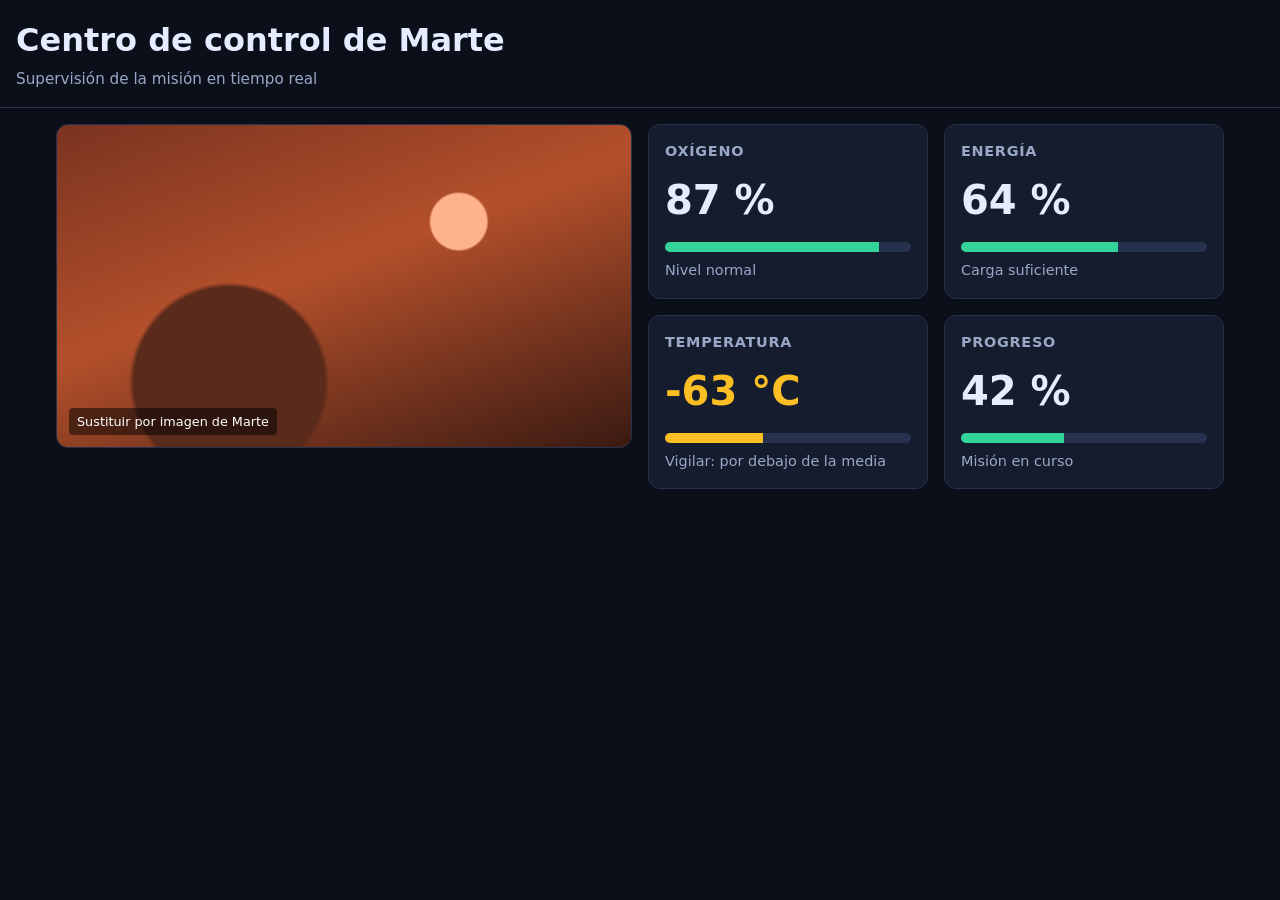
<file: index.html>
<!DOCTYPE html>
<html lang="es">
<head>
  <meta charset="UTF-8">
  <meta name="viewport" content="width=device-width, initial-scale=1.0">
  <title>Centro de control de Marte</title>
  <style>
    :root {
      --fondo: #0b0f1a;
      --panel: #151c2e;
      --borde: #26324d;
      --texto: #e6ecff;
      --secundario: #9aa8c7;
      --acento: #ff6b3d;
      --ok: #34d399;
      --aviso: #fbbf24;
      --espacio: 1rem;
    }

    * { box-sizing: border-box; }

    html, body {
      margin: 0;
      padding: 0;
      max-width: 100%;
      overflow-x: hidden;
    }

    body {
      font-family: system-ui, -apple-system, "Segoe UI", Roboto, sans-serif;
      background: var(--fondo);
      color: var(--texto);
      line-height: 1.5;
      font-size: 1rem;
    }

    header {
      padding: var(--espacio);
      border-bottom: 1px solid var(--borde);
    }

    header h1 {
      margin: 0;
      font-size: clamp(1.25rem, 4vw, 2rem);
    }

    header p {
      margin: 0.25rem 0 0;
      color: var(--secundario);
      font-size: 0.95rem;
    }

    main {
      display: grid;
      grid-template-columns: 1fr;
      gap: var(--espacio);
      padding: var(--espacio);
      max-width: 75rem;
      margin: 0 auto;
    }

    /* Cabecera de la imagen */
    .imagen-mision {
      width: 100%;
      aspect-ratio: 16 / 9;
      border-radius: 0.75rem;
      border: 1px solid var(--borde);
      background:
        radial-gradient(circle at 70% 30%, #ffb38a 0 6%, transparent 6.5%),
        radial-gradient(circle at 30% 80%, #5a2a1a 0 20%, transparent 21%),
        linear-gradient(160deg, #7a3320 0%, #b4502b 45%, #3a1a12 100%);
      position: relative;
      overflow: hidden;
    }

    .imagen-mision::after {
      content: "Sustituir por imagen de Marte";
      position: absolute;
      left: 0.75rem;
      bottom: 0.75rem;
      font-size: 0.8rem;
      padding: 0.25rem 0.5rem;
      background: rgba(0, 0, 0, 0.5);
      border-radius: 0.25rem;
      color: #fff;
    }

    /* Indicadores */
    .indicadores {
      display: grid;
      grid-template-columns: 1fr;
      gap: var(--espacio);
    }

    .indicador {
      background: var(--panel);
      border: 1px solid var(--borde);
      border-radius: 0.75rem;
      padding: 1rem;
    }

    .indicador h2 {
      margin: 0 0 0.5rem;
      font-size: 0.9rem;
      text-transform: uppercase;
      letter-spacing: 0.05em;
      color: var(--secundario);
    }

    .valor {
      font-size: clamp(1.75rem, 6vw, 2.5rem);
      font-weight: 700;
      margin: 0;
    }

    .barra {
      height: 0.6rem;
      background: var(--borde);
      border-radius: 999px;
      overflow: hidden;
      margin-top: 0.75rem;
    }

    .barra span {
      display: block;
      height: 100%;
      background: var(--ok);
    }

    .estado {
      margin: 0.5rem 0 0;
      font-size: 0.9rem;
      color: var(--secundario);
    }

    .indicador.aviso .valor { color: var(--aviso); }
    .indicador.aviso .barra span { background: var(--aviso); }

    /* Tablet y escritorio: CSS Grid en dos y cuatro columnas */
    @media (min-width: 40rem) {
      .indicadores {
        grid-template-columns: repeat(2, 1fr);
      }
    }

    @media (min-width: 60rem) {
      main {
        grid-template-columns: 1fr 1fr;
        align-items: start;
      }
      .indicadores {
        grid-template-columns: repeat(2, 1fr);
      }
    }
  </style>
</head>
<body>

  <header>
    <h1>Centro de control de Marte</h1>
    <p>Supervisión de la misión en tiempo real</p>
  </header>

  <main>
    <section class="imagen-mision" role="img" aria-label="Vista de la superficie de Marte"></section>

    <section class="indicadores" aria-label="Indicadores de la misión">

      <article class="indicador">
        <h2>Oxígeno</h2>
        <p class="valor">87 %</p>
        <div class="barra" aria-hidden="true"><span style="width: 87%"></span></div>
        <p class="estado">Nivel normal</p>
      </article>

      <article class="indicador">
        <h2>Energía</h2>
        <p class="valor">64 %</p>
        <div class="barra" aria-hidden="true"><span style="width: 64%"></span></div>
        <p class="estado">Carga suficiente</p>
      </article>

      <article class="indicador aviso">
        <h2>Temperatura</h2>
        <p class="valor">-63 °C</p>
        <div class="barra" aria-hidden="true"><span style="width: 40%"></span></div>
        <p class="estado">Vigilar: por debajo de la media</p>
      </article>

      <article class="indicador">
        <h2>Progreso</h2>
        <p class="valor">42 %</p>
        <div class="barra" aria-hidden="true"><span style="width: 42%"></span></div>
        <p class="estado">Misión en curso</p>
      </article>

    </section>
  </main>

</body>
</html>
</file>
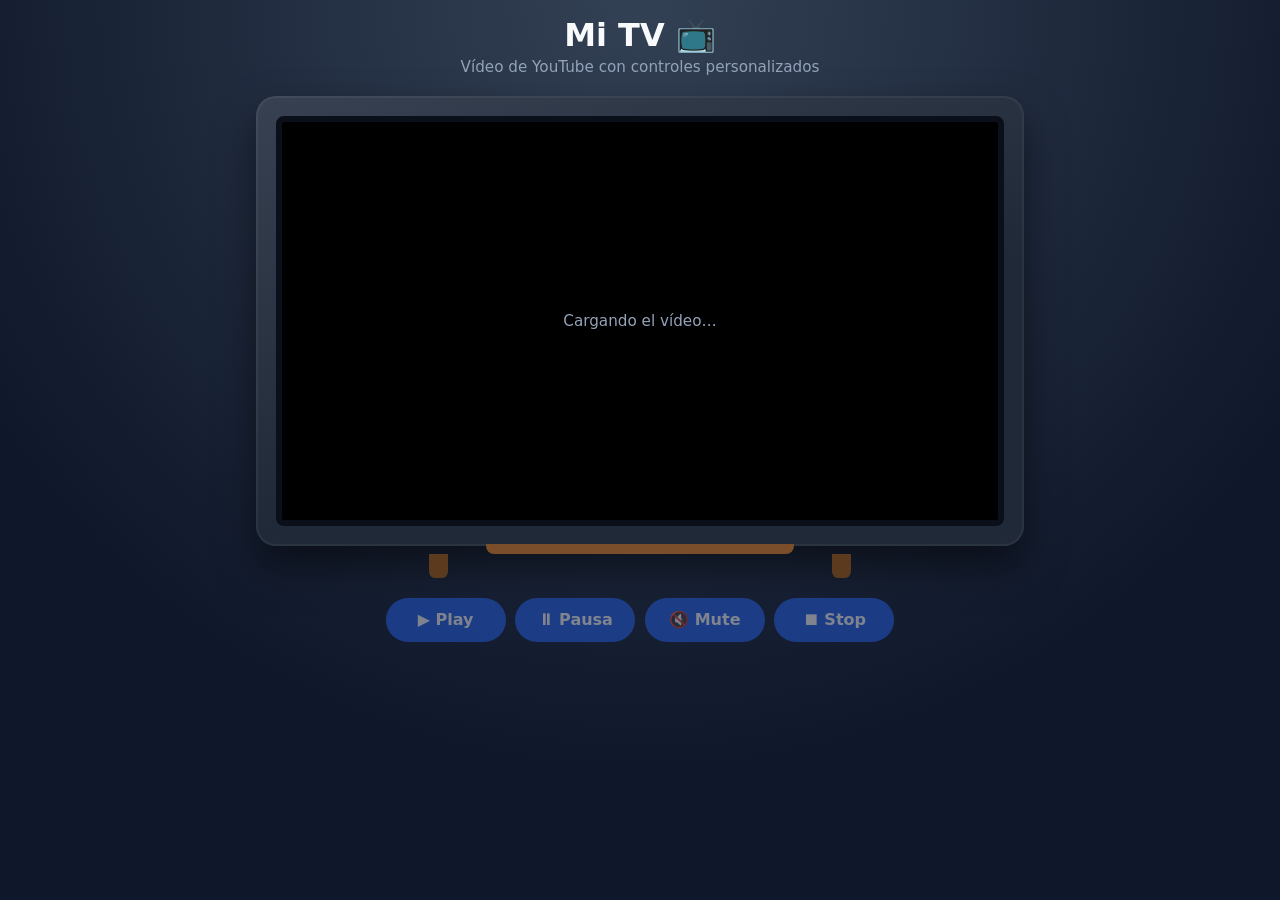
<file: Practica-Mi-TV-YouTube/index.html>
<!DOCTYPE html>
<html lang="es">
<head>
  <meta charset="UTF-8">
  <meta name="viewport" content="width=device-width, initial-scale=1.0">
  <title>Mi TV · Vídeo de YouTube con controles</title>
  <style>
    :root {
      --madera: #5b3a1e;
      --madera-clara: #7a4e2a;
      --carcasa: #1f2937;
      --carcasa-borde: #374151;
      --pantalla-fondo: #000000;
      --texto: #f8fafc;
      --texto-suave: #94a3b8;
      --boton: #2563eb;
      --boton-hover: #1d4ed8;
      --foco: #f59e0b;
      --radio: 0.75rem;
    }

    * { box-sizing: border-box; }

    body {
      margin: 0;
      min-height: 100vh;
      font-family: system-ui, -apple-system, "Segoe UI", Roboto, sans-serif;
      background: radial-gradient(circle at top, #334155 0%, #0f172a 70%);
      color: var(--texto);
      display: flex;
      flex-direction: column;
      align-items: center;
      padding: 1rem;
    }

    :focus-visible {
      outline: 3px solid var(--foco);
      outline-offset: 3px;
    }

    header {
      text-align: center;
      margin-bottom: 1.25rem;
    }

    header h1 {
      font-size: clamp(1.4rem, 5vw, 2rem);
      margin: 0 0 0.25rem;
    }

    header p {
      margin: 0;
      color: var(--texto-suave);
      font-size: 0.95rem;
    }

    /* ---------- TELEVISIÓN (HTML + CSS) ---------- */
    .tv {
      width: 100%;
      max-width: 48rem;
      display: flex;
      flex-direction: column;
      align-items: center;
    }

    .marco {
      width: 100%;
      background: linear-gradient(160deg, var(--carcasa-borde), var(--carcasa) 60%);
      border-radius: 1.25rem;
      padding: clamp(0.5rem, 2vw, 1.25rem);
      box-shadow: 0 1.25rem 2.5rem rgba(0, 0, 0, 0.5), inset 0 0 0 2px rgba(255, 255, 255, 0.05);
    }

    .pantalla {
      position: relative;
      width: 100%;
      aspect-ratio: 16 / 9;
      background: var(--pantalla-fondo);
      border-radius: 0.5rem;
      overflow: hidden;
      border: 0.4rem solid #0b0f19;
    }

    .pantalla #reproductor,
    .pantalla iframe {
      position: absolute;
      inset: 0;
      width: 100%;
      height: 100%;
      border: 0;
    }

    .mensaje-carga {
      position: absolute;
      inset: 0;
      display: flex;
      align-items: center;
      justify-content: center;
      color: var(--texto-suave);
      font-size: 0.95rem;
      text-align: center;
      padding: 1rem;
    }

    .base {
      width: 40%;
      height: 0.6rem;
      background: var(--madera-clara);
      border-radius: 0 0 0.5rem 0.5rem;
      margin-top: -0.1rem;
    }

    .patas {
      display: flex;
      justify-content: space-between;
      width: 55%;
    }

    .pata {
      width: 1.2rem;
      height: 1.5rem;
      background: var(--madera);
      border-radius: 0 0 0.4rem 0.4rem;
    }

    /* ---------- CONTROLES PERSONALIZADOS ---------- */
    .controles {
      margin-top: 1.25rem;
      display: flex;
      flex-wrap: wrap;
      gap: 0.6rem;
      justify-content: center;
      width: 100%;
    }

    .controles button {
      min-height: 2.75rem;
      min-width: 6.5rem;
      padding: 0.5rem 1rem;
      font: inherit;
      font-weight: 600;
      color: #ffffff;
      background: var(--boton);
      border: 0;
      border-radius: 999px;
      cursor: pointer;
      transition: background 0.2s ease, transform 0.1s ease;
    }

    .controles button:hover:not(:disabled) { background: var(--boton-hover); }
    .controles button:active:not(:disabled) { transform: scale(0.97); }
    .controles button:disabled {
      opacity: 0.45;
      cursor: not-allowed;
    }

    .controles button[aria-pressed="true"] {
      background: #b91c1c;
    }

    .estado {
      text-align: center;
      margin-top: 0.75rem;
      min-height: 1.4em;
      color: var(--texto-suave);
      font-size: 0.95rem;
    }

    @media (min-width: 40rem) {
      .controles button { min-width: 7.5rem; }
    }
  </style>
</head>
<body>

  <header>
    <h1>Mi TV 📺</h1>
    <p>Vídeo de YouTube con controles personalizados</p>
  </header>

  <main class="tv">

    <div class="marco">
      <div class="pantalla">
        <!-- El reproductor de YouTube se inserta aquí mediante la API de iframe -->
        <div id="reproductor"></div>
        <p class="mensaje-carga" id="mensaje-carga">Cargando el vídeo…</p>
      </div>
    </div>

    <div class="base" aria-hidden="true"></div>
    <div class="patas" aria-hidden="true">
      <span class="pata"></span>
      <span class="pata"></span>
    </div>

    <div class="controles" role="group" aria-label="Controles del vídeo">
      <button type="button" id="btn-play" disabled>▶ Play</button>
      <button type="button" id="btn-pausa" disabled>⏸ Pausa</button>
      <button type="button" id="btn-mute" disabled aria-pressed="false">🔇 Mute</button>
      <button type="button" id="btn-stop" disabled>⏹ Stop</button>
    </div>

    <p class="estado" id="estado" aria-live="polite"></p>

  </main>

  <script>
    // Cambia este ID por el de tu propio vídeo de YouTube
    // (la parte de la URL después de "v=", por ejemplo: https://www.youtube.com/watch?v=ID)
    const VIDEO_ID = 'M7lc1UVf-VE';

    const botones = {
      play: document.getElementById('btn-play'),
      pausa: document.getElementById('btn-pausa'),
      mute: document.getElementById('btn-mute'),
      stop: document.getElementById('btn-stop')
    };
    const estado = document.getElementById('estado');
    const mensajeCarga = document.getElementById('mensaje-carga');

    let reproductor = null;

    // Esta función la llama automáticamente la API de YouTube cuando está lista
    function onYouTubeIframeAPIReady() {
      reproductor = new YT.Player('reproductor', {
        videoId: VIDEO_ID,
        width: '100%',
        height: '100%',
        playerVars: {
          rel: 0,
          modestbranding: 1
        },
        events: {
          onReady: alEstarListo,
          onError: alFallar
        }
      });
    }

    function alEstarListo() {
      mensajeCarga.hidden = true;
      Object.values(botones).forEach(b => b.disabled = false);
      estado.textContent = 'Listo para reproducir.';
    }

    function alFallar() {
      mensajeCarga.textContent = 'No se ha podido cargar el vídeo. Revisa el ID de YouTube.';
      mensajeCarga.hidden = false;
      estado.textContent = 'Error al cargar el vídeo.';
    }

    // Conexión de cada botón con la API de YouTube
    botones.play.addEventListener('click', () => {
      reproductor.playVideo();
      estado.textContent = 'Reproduciendo.';
    });

    botones.pausa.addEventListener('click', () => {
      reproductor.pauseVideo();
      estado.textContent = 'Pausado.';
    });

    botones.mute.addEventListener('click', () => {
      const silenciado = reproductor.isMuted();
      if (silenciado) {
        reproductor.unMute();
      } else {
        reproductor.mute();
      }
      const ahoraSilenciado = !silenciado;
      botones.mute.setAttribute('aria-pressed', String(ahoraSilenciado));
      botones.mute.textContent = ahoraSilenciado ? '🔊 Unmute' : '🔇 Mute';
      estado.textContent = ahoraSilenciado ? 'Sonido desactivado.' : 'Sonido activado.';
    });

    botones.stop.addEventListener('click', () => {
      reproductor.stopVideo();
      estado.textContent = 'Detenido.';
    });
  </script>

  <!-- Carga de la API de YouTube para iframes -->
  <script src="https://www.youtube.com/iframe_api"></script>

</body>
</html>
</file>
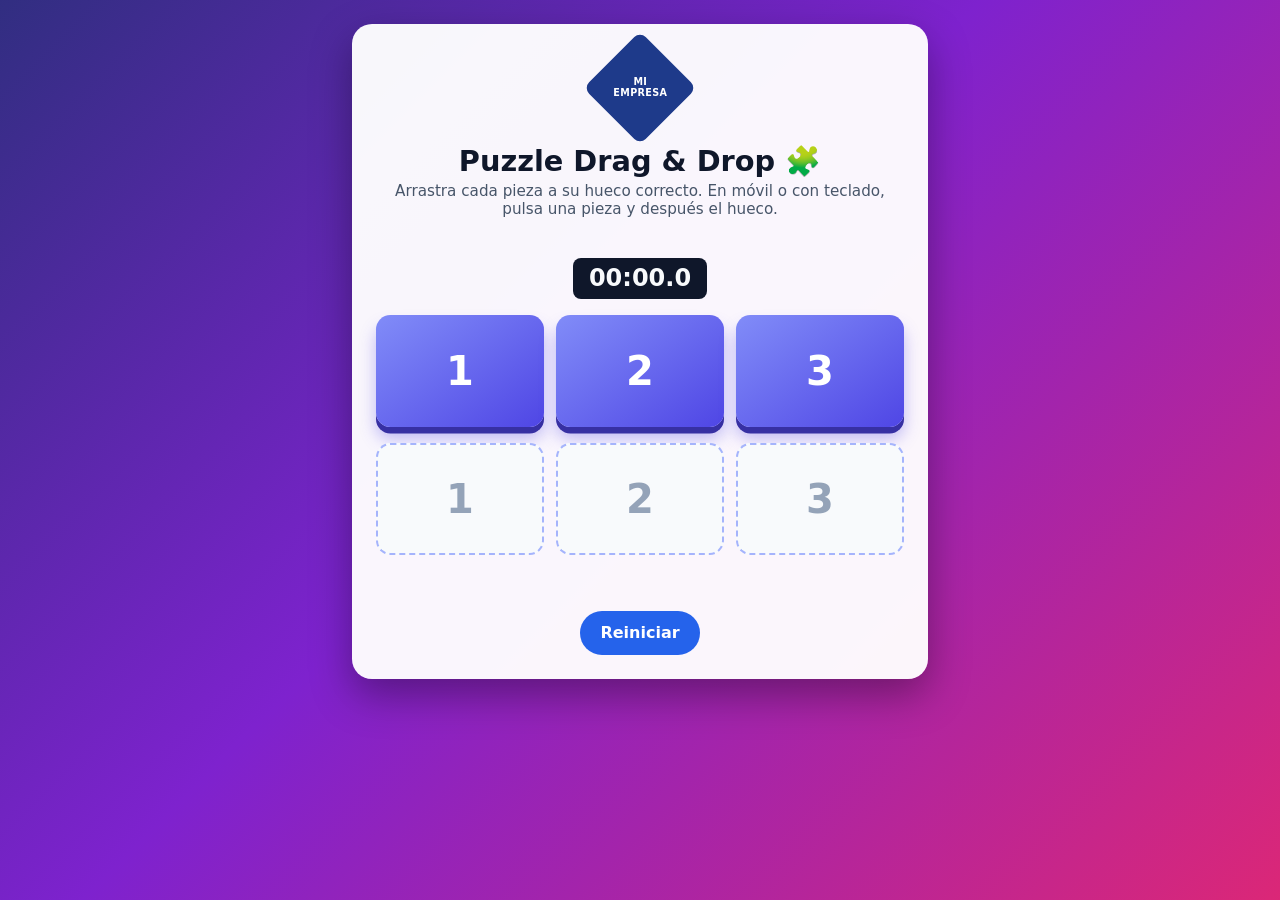
<file: Practica-Puzzle-Drag-Drop/index.html>
<!DOCTYPE html>
<html lang="es">
<head>
  <meta charset="UTF-8">
  <meta name="viewport" content="width=device-width, initial-scale=1.0">
  <title>Puzzle Drag &amp; Drop con temporizador</title>
  <style>
    * { box-sizing: border-box; }

    body {
      margin: 0;
      min-height: 100vh;
      font-family: system-ui, -apple-system, "Segoe UI", Roboto, sans-serif;
      background: linear-gradient(135deg, #312e81 0%, #7e22ce 45%, #db2777 100%);
      color: #0f172a;
      display: flex;
      justify-content: center;
      align-items: flex-start;
      padding: 1.5rem 1rem;
      overflow-x: hidden;
    }

    /* Confeti al completar el puzzle */
    .confeti {
      position: fixed;
      top: -2rem;
      width: 0.6rem;
      height: 0.9rem;
      border-radius: 0.15rem;
      pointer-events: none;
      animation: caer 2.4s linear forwards;
      z-index: 20;
    }

    @keyframes caer {
      to {
        transform: translateY(110vh) rotate(720deg);
        opacity: 0;
      }
    }

    :focus-visible {
      outline: 3px solid #f59e0b;
      outline-offset: 3px;
    }

    .puzzle {
      width: 100%;
      max-width: 36rem;
      background: rgba(255, 255, 255, 0.96);
      border-radius: 1.25rem;
      padding: 1.5rem;
      box-shadow: 0 1rem 2.5rem rgba(0, 0, 0, 0.35);
      text-align: center;
      animation: entrar 0.6s ease-out;
    }

    @keyframes entrar {
      from { opacity: 0; transform: translateY(1rem) scale(0.98); }
      to { opacity: 1; transform: none; }
    }

    /* Logo de ejemplo en forma de rombo (sustituir por el logo propio si se tiene) */
    .logo {
      display: flex;
      justify-content: center;
      margin-bottom: 1rem;
    }

    .rombo {
      width: 5rem;
      height: 5rem;
      background: #1e3a8a;
      transform: rotate(45deg);
      border-radius: 0.5rem;
      display: flex;
      align-items: center;
      justify-content: center;
    }

    .rombo span {
      transform: rotate(-45deg);
      color: #ffffff;
      font-size: 0.6rem;
      font-weight: 800;
      text-align: center;
      line-height: 1.1;
      letter-spacing: 0.04em;
    }

    h1 {
      font-size: clamp(1.3rem, 5vw, 1.8rem);
      margin: 0 0 0.25rem;
    }

    .instrucciones {
      margin: 0 0 1rem;
      color: #475569;
      font-size: 0.95rem;
    }

    /* Temporizador */
    .temporizador {
      display: inline-block;
      font-size: 1.5rem;
      font-weight: 700;
      font-variant-numeric: tabular-nums;
      background: #0f172a;
      color: #f8fafc;
      padding: 0.4rem 1rem;
      border-radius: 0.5rem;
      margin-bottom: 1rem;
    }

    .temporizador.completado {
      background: #15803d;
    }

    /* Piezas */
    .piezas,
    .huecos {
      display: grid;
      grid-template-columns: repeat(3, 1fr);
      gap: 0.75rem;
      margin-bottom: 1rem;
    }

    .pieza {
      min-height: 5.5rem;
      display: flex;
      align-items: center;
      justify-content: center;
      font-size: 2rem;
      font-weight: 800;
      color: #ffffff;
      background: linear-gradient(145deg, #818cf8, #4f46e5);
      border-radius: 0.9rem;
      box-shadow: 0 0.4rem 0 #3730a3, 0 0.75rem 1rem rgba(79, 70, 229, 0.35);
      cursor: grab;
      user-select: none;
      touch-action: none;
      transition: transform 0.2s ease, box-shadow 0.2s ease;
    }

    .pieza:hover:not(.colocada) {
      transform: translateY(-3px);
    }

    .pieza:active { cursor: grabbing; }

    .pieza.seleccionada {
      transform: scale(1.06);
      box-shadow: 0 0 0 4px #fbbf24, 0 0.75rem 1rem rgba(251, 191, 36, 0.4);
    }

    .pieza.colocada {
      cursor: default;
      background: linear-gradient(145deg, #4ade80, #15803d);
      box-shadow: 0 0.4rem 0 #14532d;
      animation: pop 0.45s ease-out;
    }

    @keyframes pop {
      0% { transform: scale(0.7); }
      70% { transform: scale(1.12); }
      100% { transform: scale(1); }
    }

    /* Huecos */
    .hueco {
      min-height: 5.5rem;
      display: flex;
      align-items: center;
      justify-content: center;
      font-size: 2rem;
      font-weight: 700;
      color: #94a3b8;
      border: 2px dashed #a5b4fc;
      border-radius: 0.9rem;
      background: #f8fafc;
      transition: background 0.2s ease, transform 0.2s ease;
    }

    .hueco.sobre {
      background: #e0e7ff;
      border-color: #6366f1;
      transform: scale(1.04);
    }

    .hueco.correcto {
      background: #dcfce7;
      border: 2px solid #15803d;
      color: #15803d;
      animation: pop 0.45s ease-out;
    }

    .hueco.incorrecto {
      border-color: #b91c1c;
    }

    .resultado {
      min-height: 1.5em;
      font-weight: 600;
      margin: 0.5rem 0 1rem;
    }

    .resultado.error { color: #b91c1c; }
    .resultado.ok { color: #15803d; }

    .boton {
      min-height: 2.75rem;
      padding: 0.5rem 1.25rem;
      font: inherit;
      font-weight: 600;
      color: #ffffff;
      background: #2563eb;
      border: 0;
      border-radius: 999px;
      cursor: pointer;
    }

    .boton:hover { background: #1d4ed8; }

    @media (min-width: 40rem) {
      .pieza, .hueco { min-height: 7rem; font-size: 2.5rem; }
    }
  </style>
</head>
<body>

  <main class="puzzle">
    <div class="logo" aria-hidden="true">
      <div class="rombo"><span>MI<br>EMPRESA</span></div>
    </div>
    <h1>Puzzle Drag &amp; Drop 🧩</h1>
    <p class="instrucciones">
      Arrastra cada pieza a su hueco correcto. En móvil o con teclado, pulsa una pieza y después el hueco.
    </p>

    <p class="temporizador" id="temporizador" aria-live="off">00:00.0</p>

    <!-- Piezas que el usuario arrastra -->
    <div class="piezas" id="piezas" aria-label="Piezas">
      <div class="pieza" draggable="true" id="pieza-1" data-valor="1" tabindex="0" role="button" aria-label="Pieza 1">1</div>
      <div class="pieza" draggable="true" id="pieza-2" data-valor="2" tabindex="0" role="button" aria-label="Pieza 2">2</div>
      <div class="pieza" draggable="true" id="pieza-3" data-valor="3" tabindex="0" role="button" aria-label="Pieza 3">3</div>
    </div>

    <!-- Huecos donde se sueltan las piezas -->
    <div class="huecos" id="huecos" aria-label="Huecos">
      <div class="hueco" data-correcto="1" tabindex="0" aria-label="Hueco 1">1</div>
      <div class="hueco" data-correcto="2" tabindex="0" aria-label="Hueco 2">2</div>
      <div class="hueco" data-correcto="3" tabindex="0" aria-label="Hueco 3">3</div>
    </div>

    <p class="resultado" id="resultado" aria-live="polite"></p>

    <button type="button" class="boton" id="reiniciar">Reiniciar</button>
  </main>

  <script>
    const piezas = document.querySelectorAll('.pieza');
    const huecos = document.querySelectorAll('.hueco');
    const temporizadorEl = document.getElementById('temporizador');
    const resultado = document.getElementById('resultado');
    const botonReiniciar = document.getElementById('reiniciar');

    let piezaSeleccionada = null;
    let colocadas = 0;
    let inicio = null;          // momento en que empieza el cronómetro
    let intervalo = null;       // referencia del setInterval
    let tiempoFinal = null;

    // ---------- TEMPORIZADOR ----------
    function formatear(ms) {
      const decimas = Math.floor((ms % 1000) / 100);
      const segundos = Math.floor(ms / 1000) % 60;
      const minutos = Math.floor(ms / 60000);
      return `${String(minutos).padStart(2, '0')}:${String(segundos).padStart(2, '0')}.${decimas}`;
    }

    function arrancarCronometro() {
      if (inicio !== null) return; // solo arranca una vez
      inicio = Date.now();
      intervalo = setInterval(() => {
        temporizadorEl.textContent = formatear(Date.now() - inicio);
      }, 100);
    }

    function pararCronometro() {
      clearInterval(intervalo);
      tiempoFinal = Date.now() - inicio;
      temporizadorEl.textContent = formatear(tiempoFinal);
      temporizadorEl.classList.add('completado');
    }

    // ---------- LÓGICA DE COLOCAR PIEZA ----------
    function colocar(pieza, hueco) {
      const valorPieza = pieza.dataset.valor;
      const valorHueco = hueco.dataset.correcto;

      arrancarCronometro();

      if (valorPieza === valorHueco) {
        hueco.textContent = pieza.textContent;
        hueco.classList.remove('sobre', 'incorrecto');
        hueco.classList.add('correcto');
        hueco.dataset.ocupado = 'true';
        pieza.classList.add('colocada');
        pieza.draggable = false;
        pieza.setAttribute('aria-disabled', 'true');
        colocadas++;
        resultado.className = 'resultado ok';
        resultado.textContent = '¡Correcto!';

        if (colocadas === piezas.length) {
          pararCronometro();
          resultado.className = 'resultado ok';
          resultado.textContent = `¡Puzzle completado en ${formatear(tiempoFinal)}!`;
          lanzarConfeti();
        }
      } else {
        hueco.classList.add('incorrecto');
        resultado.className = 'resultado error';
        resultado.textContent = 'Esa pieza no va en ese hueco. Inténtalo de nuevo.';
      }

      quitarSeleccion();
    }

    // Crea piezas de confeti de colores que caen por la pantalla
    function lanzarConfeti() {
      const colores = ['#f43f5e', '#fbbf24', '#22c55e', '#3b82f6', '#a855f7', '#f97316'];
      for (let i = 0; i < 60; i++) {
        const c = document.createElement('span');
        c.className = 'confeti';
        c.style.left = Math.random() * 100 + 'vw';
        c.style.background = colores[i % colores.length];
        c.style.animationDelay = Math.random() * 0.6 + 's';
        document.body.appendChild(c);
        setTimeout(() => c.remove(), 3500);
      }
    }

    function quitarSeleccion() {
      if (piezaSeleccionada) piezaSeleccionada.classList.remove('seleccionada');
      piezaSeleccionada = null;
    }

    // ---------- DRAG & DROP (ratón) ----------
    piezas.forEach(pieza => {
      pieza.addEventListener('dragstart', event => {
        event.dataTransfer.setData('text/plain', pieza.id);
        event.dataTransfer.effectAllowed = 'move';
        pieza.classList.add('seleccionada');
        piezaSeleccionada = pieza;
      });

      pieza.addEventListener('dragend', () => {
        quitarSeleccion();
      });

      // ---------- SELECCIÓN CON TECLADO Y TÁCTIL ----------
      pieza.addEventListener('click', () => {
        if (pieza.classList.contains('colocada')) return;
        quitarSeleccion();
        piezaSeleccionada = pieza;
        pieza.classList.add('seleccionada');
        resultado.className = 'resultado';
        resultado.textContent = 'Pieza seleccionada. Ahora pulsa su hueco.';
      });

      pieza.addEventListener('keydown', event => {
        if (event.key === 'Enter' || event.key === ' ') {
          event.preventDefault();
          pieza.click();
        }
      });
    });

    huecos.forEach(hueco => {
      hueco.addEventListener('dragover', event => {
        event.preventDefault(); // necesario para permitir soltar
        hueco.classList.add('sobre');
      });

      hueco.addEventListener('dragleave', () => {
        hueco.classList.remove('sobre');
      });

      hueco.addEventListener('drop', event => {
        event.preventDefault();
        hueco.classList.remove('sobre');
        const id = event.dataTransfer.getData('text/plain');
        const pieza = document.getElementById(id);
        if (pieza && !hueco.dataset.ocupado) colocar(pieza, hueco);
      });

      // ---------- SELECCIÓN CON TECLADO Y TÁCTIL ----------
      hueco.addEventListener('click', () => {
        if (!piezaSeleccionada || hueco.dataset.ocupado) return;
        colocar(piezaSeleccionada, hueco);
      });

      hueco.addEventListener('keydown', event => {
        if (event.key === 'Enter' || event.key === ' ') {
          event.preventDefault();
          hueco.click();
        }
      });
    });

    // ---------- REINICIAR ----------
    botonReiniciar.addEventListener('click', () => {
      clearInterval(intervalo);
      inicio = null;
      colocadas = 0;
      tiempoFinal = null;
      temporizadorEl.textContent = '00:00.0';
      temporizadorEl.classList.remove('completado');
      resultado.className = 'resultado';
      resultado.textContent = '';

      piezas.forEach(p => {
        p.classList.remove('colocada', 'seleccionada');
        p.draggable = true;
        p.removeAttribute('aria-disabled');
      });

      huecos.forEach(h => {
        h.textContent = h.dataset.correcto;
        h.classList.remove('correcto', 'incorrecto', 'sobre');
        delete h.dataset.ocupado;
      });

      piezaSeleccionada = null;
    });
  </script>

</body>
</html>
</file>
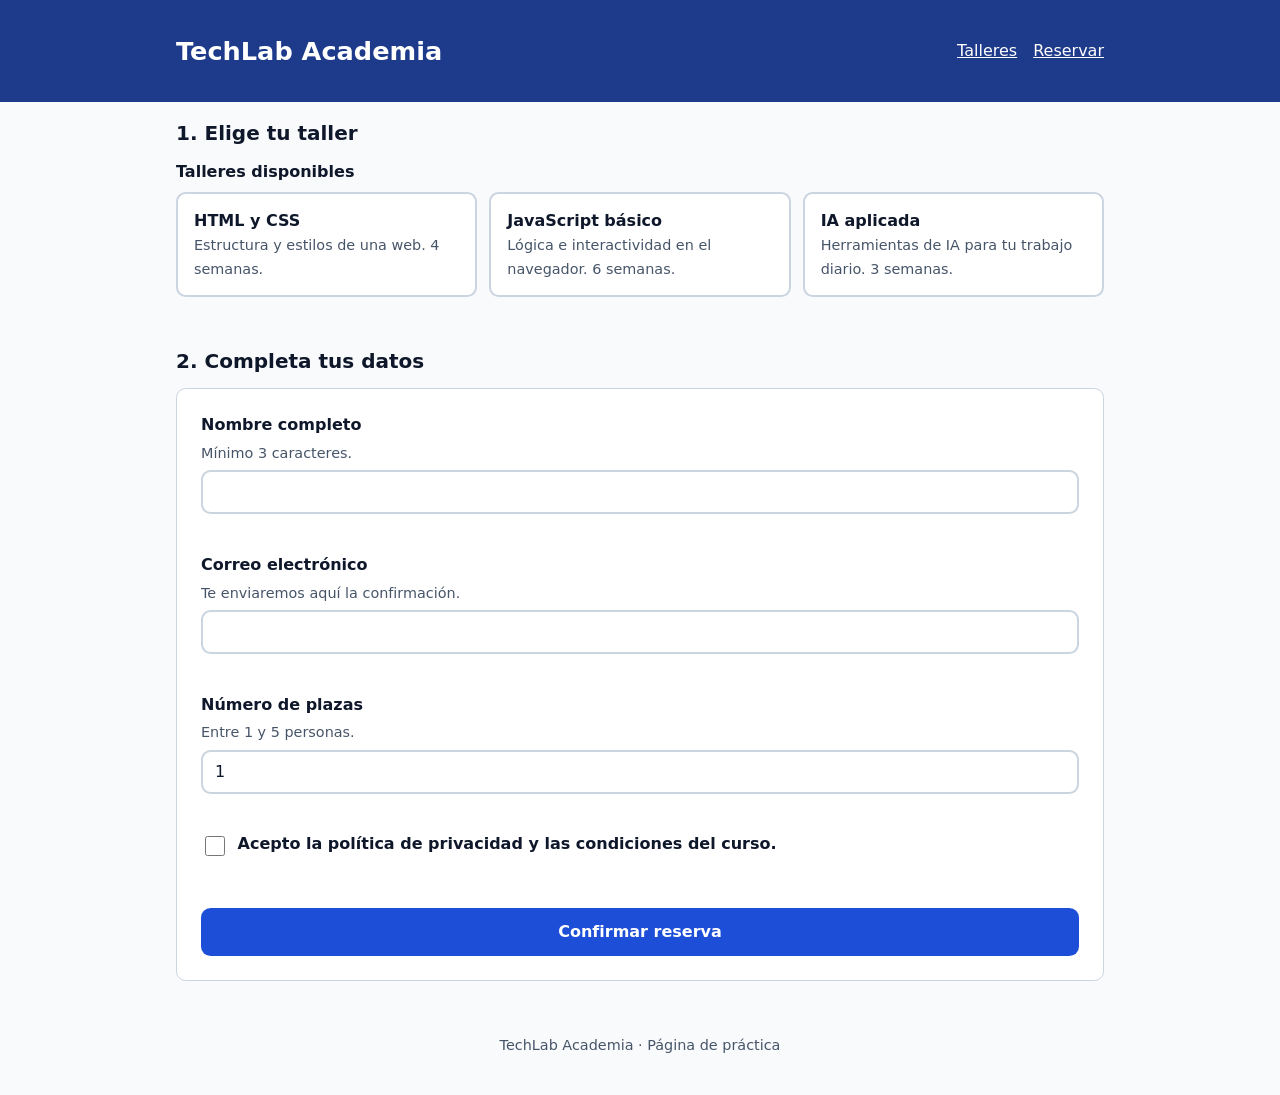
<file: Practica-Reservas-Accesible/index.html>
<!DOCTYPE html>
<html lang="es">
<head>
  <meta charset="UTF-8">
  <meta name="viewport" content="width=device-width, initial-scale=1.0">
  <title>TechLab Academia · Reserva de plaza</title>
  <style>
    :root {
      --primario: #1d4ed8;
      --primario-oscuro: #1e3a8a;
      --fondo: #f8fafc;
      --tarjeta: #ffffff;
      --texto: #0f172a;
      --texto-suave: #475569;
      --borde: #cbd5e1;
      --error: #b91c1c;
      --ok: #15803d;
      --foco: #f59e0b;
      --radio: 0.6rem;
    }

    * { box-sizing: border-box; }

    body {
      margin: 0;
      font-family: system-ui, -apple-system, "Segoe UI", Roboto, sans-serif;
      font-size: 1rem;
      line-height: 1.5;
      color: var(--texto);
      background: var(--fondo);
    }

    /* Foco visible para navegación por teclado */
    :focus-visible {
      outline: 3px solid var(--foco);
      outline-offset: 2px;
    }

    .enlace-saltar {
      position: absolute;
      left: 0.5rem;
      top: -3rem;
      background: #ffffff;
      color: var(--primario-oscuro);
      padding: 0.5rem 1rem;
      border-radius: var(--radio);
      z-index: 10;
    }
    .enlace-saltar:focus { top: 0.5rem; }

    .sr-only {
      position: absolute;
      width: 1px;
      height: 1px;
      padding: 0;
      margin: -1px;
      overflow: hidden;
      clip: rect(0, 0, 0, 0);
      white-space: nowrap;
      border: 0;
    }

    header {
      background: var(--primario-oscuro);
      color: #ffffff;
      padding: 1rem;
    }

    header .contenedor {
      display: flex;
      flex-wrap: wrap;
      gap: 0.75rem;
      align-items: center;
      justify-content: space-between;
    }

    header h1 {
      margin: 0;
      font-size: 1.35rem;
    }

    nav ul {
      list-style: none;
      display: flex;
      gap: 1rem;
      margin: 0;
      padding: 0;
      flex-wrap: wrap;
    }

    nav a {
      color: #ffffff;
      text-decoration: underline;
    }

    .contenedor {
      max-width: 60rem;
      margin: 0 auto;
      padding: 1rem;
    }

    main { padding-bottom: 2rem; }

    section + section { margin-top: 2rem; }

    h2 {
      font-size: 1.25rem;
      margin: 0 0 0.75rem;
    }

    /* Tarjetas de talleres: radio buttons accesibles */
    fieldset {
      border: 0;
      padding: 0;
      margin: 0;
    }

    legend {
      font-weight: 600;
      margin-bottom: 0.5rem;
      padding: 0;
    }

    .talleres {
      display: grid;
      grid-template-columns: 1fr;
      gap: 0.75rem;
    }

    .taller input {
      position: absolute;
      opacity: 0;
      width: 1px;
      height: 1px;
    }

    .taller label {
      display: block;
      background: var(--tarjeta);
      border: 2px solid var(--borde);
      border-radius: var(--radio);
      padding: 0.9rem 1rem;
      cursor: pointer;
      min-height: 3rem;
    }

    .taller label strong { display: block; }
    .taller label span { color: var(--texto-suave); font-size: 0.9rem; }

    .taller input:checked + label {
      border-color: var(--primario);
      background: #eff6ff;
    }

    .taller input:focus-visible + label {
      outline: 3px solid var(--foco);
      outline-offset: 2px;
    }

    /* Formulario */
    form {
      background: var(--tarjeta);
      border: 1px solid var(--borde);
      border-radius: var(--radio);
      padding: 1rem;
      display: grid;
      gap: 1rem;
    }

    .campo {
      display: grid;
      gap: 0.35rem;
    }

    .campo label {
      font-weight: 600;
    }

    .campo .ayuda {
      font-size: 0.9rem;
      color: var(--texto-suave);
    }

    input[type="text"],
    input[type="email"],
    input[type="number"],
    select {
      width: 100%;
      min-height: 2.75rem;
      padding: 0.5rem 0.75rem;
      font: inherit;
      border: 2px solid var(--borde);
      border-radius: var(--radio);
      background: #ffffff;
      color: var(--texto);
    }

    input[aria-invalid="true"] {
      border-color: var(--error);
    }

    .error {
      color: var(--error);
      font-size: 0.9rem;
      font-weight: 600;
      min-height: 1.2em;
      margin: 0;
    }

    .checkbox {
      display: flex;
      gap: 0.6rem;
      align-items: flex-start;
    }

    .checkbox input {
      width: 1.25rem;
      height: 1.25rem;
      margin-top: 0.2rem;
      flex-shrink: 0;
    }

    .boton {
      min-height: 3rem;
      padding: 0.75rem 1.25rem;
      font: inherit;
      font-weight: 700;
      color: #ffffff;
      background: var(--primario);
      border: 0;
      border-radius: var(--radio);
      cursor: pointer;
    }

    .boton:hover { background: var(--primario-oscuro); }

    /* Mensaje de confirmación */
    #confirmacion {
      background: #f0fdf4;
      border: 2px solid var(--ok);
      border-radius: var(--radio);
      padding: 1rem;
    }

    #confirmacion h2 { color: var(--ok); }

    #confirmacion[hidden] { display: none; }

    footer {
      text-align: center;
      color: var(--texto-suave);
      font-size: 0.9rem;
      padding: 1.5rem 1rem;
    }

    /* Tablet */
    @media (min-width: 40rem) {
      .talleres {
        grid-template-columns: repeat(3, 1fr);
      }
      form {
        padding: 1.5rem;
      }
      .campos-dobles {
        display: grid;
        grid-template-columns: 1fr 1fr;
        gap: 1rem;
      }
    }

    /* Escritorio */
    @media (min-width: 60rem) {
      header h1 { font-size: 1.6rem; }
    }
  </style>
</head>
<body>

  <a class="enlace-saltar" href="#reserva">Saltar al formulario</a>

  <header>
    <div class="contenedor">
      <h1>TechLab Academia</h1>
      <nav aria-label="Principal">
        <ul>
          <li><a href="#talleres">Talleres</a></li>
          <li><a href="#reserva">Reservar</a></li>
        </ul>
      </nav>
    </div>
  </header>

  <main class="contenedor">

    <section id="talleres" aria-labelledby="titulo-talleres">
      <h2 id="titulo-talleres">1. Elige tu taller</h2>

      <fieldset id="taller-grupo">
          <legend>Talleres disponibles</legend>
          <div class="talleres">

            <div class="taller">
              <input type="radio" id="taller-html" name="taller" value="HTML y CSS">
              <label for="taller-html">
                <strong>HTML y CSS</strong>
                <span>Estructura y estilos de una web. 4 semanas.</span>
              </label>
            </div>

            <div class="taller">
              <input type="radio" id="taller-js" name="taller" value="JavaScript básico">
              <label for="taller-js">
                <strong>JavaScript básico</strong>
                <span>Lógica e interactividad en el navegador. 6 semanas.</span>
              </label>
            </div>

            <div class="taller">
              <input type="radio" id="taller-ia" name="taller" value="IA aplicada">
              <label for="taller-ia">
                <strong>IA aplicada</strong>
                <span>Herramientas de IA para tu trabajo diario. 3 semanas.</span>
              </label>
            </div>

          </div>
          <p class="error" id="error-taller" aria-live="polite"></p>
        </fieldset>
    </section>

    <section id="reserva" aria-labelledby="titulo-reserva">
      <h2 id="titulo-reserva">2. Completa tus datos</h2>

      <form id="form-reserva" novalidate>
        <div class="campo">
          <label for="nombre">Nombre completo</label>
          <span class="ayuda" id="ayuda-nombre">Mínimo 3 caracteres.</span>
          <input type="text" id="nombre" name="nombre" autocomplete="name" aria-describedby="ayuda-nombre error-nombre" required>
          <p class="error" id="error-nombre" aria-live="polite"></p>
        </div>

        <div class="campo">
          <label for="email">Correo electrónico</label>
          <span class="ayuda" id="ayuda-email">Te enviaremos aquí la confirmación.</span>
          <input type="email" id="email" name="email" autocomplete="email" aria-describedby="ayuda-email error-email" required>
          <p class="error" id="error-email" aria-live="polite"></p>
        </div>

        <div class="campo">
          <label for="plazas">Número de plazas</label>
          <span class="ayuda" id="ayuda-plazas">Entre 1 y 5 personas.</span>
          <input type="number" id="plazas" name="plazas" min="1" max="5" value="1" aria-describedby="ayuda-plazas error-plazas" required>
          <p class="error" id="error-plazas" aria-live="polite"></p>
        </div>

        <div class="campo checkbox">
          <input type="checkbox" id="condiciones" name="condiciones" aria-describedby="error-condiciones" required>
          <label for="condiciones">Acepto la política de privacidad y las condiciones del curso.</label>
        </div>
        <p class="error" id="error-condiciones" aria-live="polite"></p>

        <button type="submit" class="boton">Confirmar reserva</button>
      </form>
    </section>

    <section id="confirmacion" tabindex="-1" aria-labelledby="titulo-confirmacion" hidden>
      <h2 id="titulo-confirmacion">Reserva confirmada</h2>
      <p id="resumen"></p>
      <p>Hemos enviado la confirmación a tu correo electrónico.</p>
    </section>

  </main>

  <footer>
    <p>TechLab Academia · Página de práctica</p>
  </footer>

  <script>
    const formulario = document.getElementById('form-reserva');
    const confirmacion = document.getElementById('confirmacion');
    const resumen = document.getElementById('resumen');

    const campos = {
      nombre: {
        input: document.getElementById('nombre'),
        error: document.getElementById('error-nombre'),
        validar(valor) {
          if (valor.trim() === '') return 'Escribe tu nombre.';
          if (valor.trim().length < 3) return 'El nombre debe tener al menos 3 caracteres.';
          return '';
        }
      },
      email: {
        input: document.getElementById('email'),
        error: document.getElementById('error-email'),
        validar(valor) {
          if (valor.trim() === '') return 'Escribe tu correo electrónico.';
          if (!/^[^\s@]+@[^\s@]+\.[^\s@]+$/.test(valor)) return 'Revisa el formato del correo, por ejemplo nombre@correo.com.';
          return '';
        }
      },
      plazas: {
        input: document.getElementById('plazas'),
        error: document.getElementById('error-plazas'),
        validar(valor) {
          const n = Number(valor);
          if (valor === '' || !Number.isInteger(n)) return 'Indica un número entero de plazas.';
          if (n < 1 || n > 5) return 'Puedes reservar entre 1 y 5 plazas.';
          return '';
        }
      }
    };

    const errorTaller = document.getElementById('error-taller');
    const checkCondiciones = document.getElementById('condiciones');
    const errorCondiciones = document.getElementById('error-condiciones');

    function mostrarError(campo, mensaje) {
      campo.input.setAttribute('aria-invalid', mensaje ? 'true' : 'false');
      campo.error.textContent = mensaje;
    }

    // Validación al salir del campo (feedback inmediato)
    Object.values(campos).forEach(campo => {
      campo.input.addEventListener('blur', () => {
        mostrarError(campo, campo.validar(campo.input.value));
      });
    });

    function validarTodo() {
      let primerError = null;

      Object.values(campos).forEach(campo => {
        const mensaje = campo.validar(campo.input.value);
        mostrarError(campo, mensaje);
        if (mensaje && !primerError) primerError = campo.input;
      });

      const tallerElegido = document.querySelector('input[name="taller"]:checked');
      errorTaller.textContent = tallerElegido ? '' : 'Elige un taller de la lista.';
      if (!tallerElegido && !primerError) primerError = document.getElementById('taller-html');

      errorCondiciones.textContent = checkCondiciones.checked ? '' : 'Debes aceptar las condiciones para continuar.';
      checkCondiciones.setAttribute('aria-invalid', checkCondiciones.checked ? 'false' : 'true');
      if (!checkCondiciones.checked && !primerError) primerError = checkCondiciones;

      return primerError;
    }

    formulario.addEventListener('submit', event => {
      event.preventDefault();
      const primerError = validarTodo();

      if (primerError) {
        // Mueve el foco al primer campo con error (accesible por teclado)
        primerError.focus();
        return;
      }

      const taller = document.querySelector('input[name="taller"]:checked').value;
      const nombre = campos.nombre.input.value.trim();
      const plazas = campos.plazas.input.value;

      resumen.textContent = `${nombre}, tu reserva para «${taller}» con ${plazas} plaza(s) está confirmada.`;
      confirmacion.hidden = false;
      formulario.reset();
      document.getElementById('plazas').value = '1';
      confirmacion.focus();
    });
  </script>

</body>
</html>
</file>
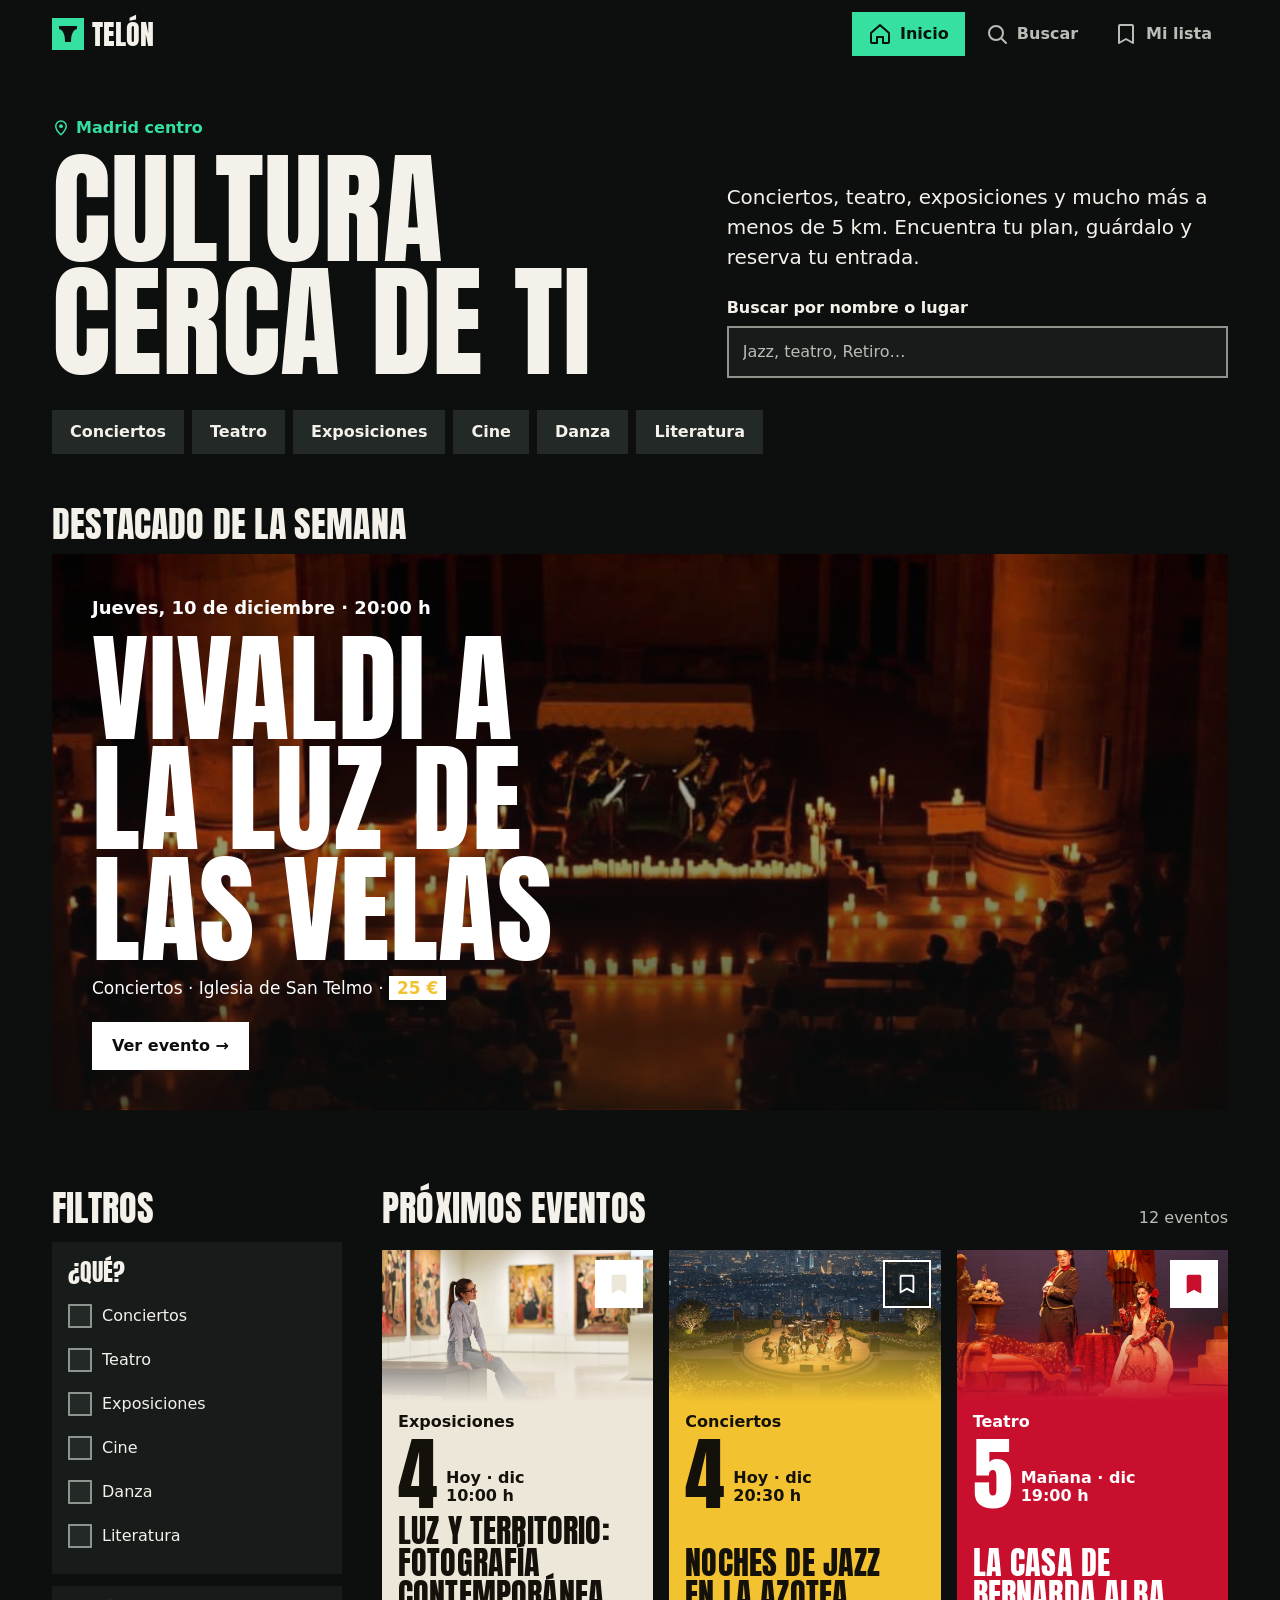
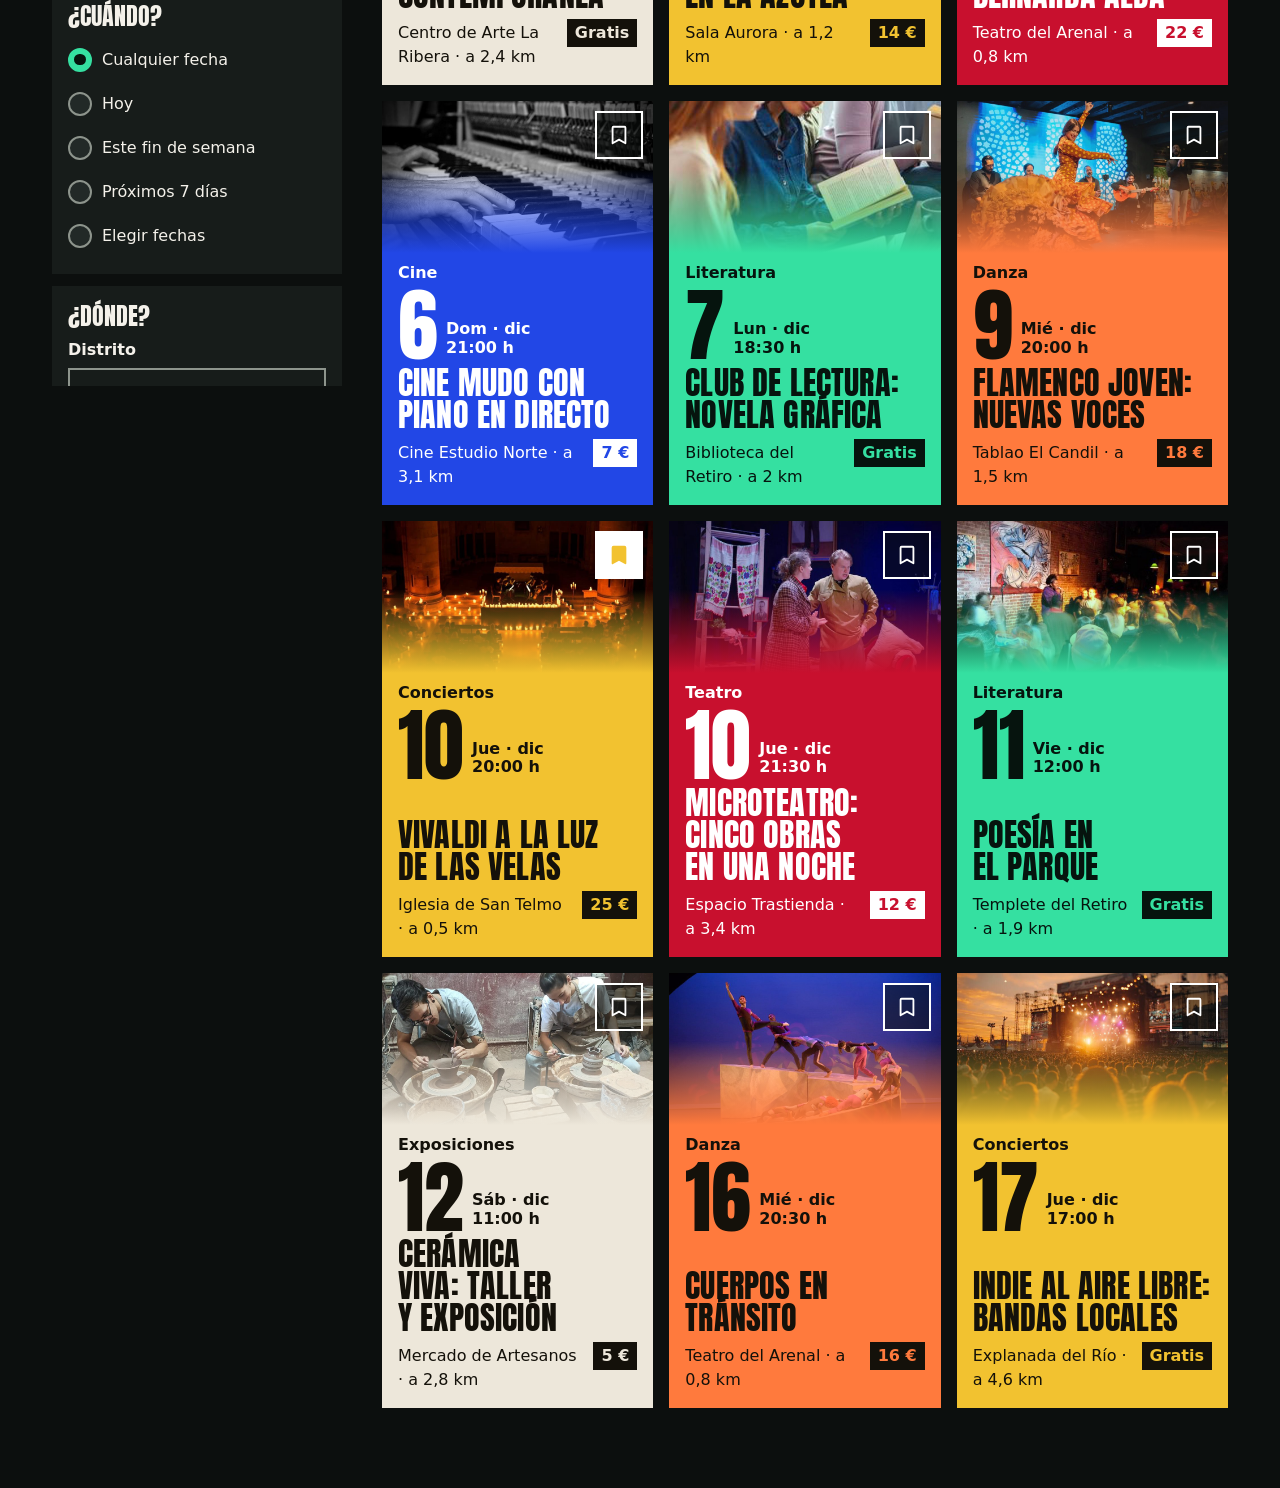
<file: telon-hci-eventos-culturales/index.html>
<!DOCTYPE html>
<html lang="es">
<head>
<meta charset="utf-8">
<meta name="viewport" content="width=device-width, initial-scale=1">
<title>Telón · Eventos culturales cerca de ti</title>
<meta name="description" content="Prototipo de aplicación para consultar, filtrar y guardar eventos culturales cercanos.">
<meta name="theme-color" content="#0C0F0E">
<link rel="stylesheet" href="estilos.css">
</head>
<body>
<a class="skip" href="#contenido">Saltar al contenido principal</a>

<header class="top">
  <div class="top-in">
    <a class="logo" href="#/" aria-label="Telón, ir al inicio">
      <svg aria-hidden="true" viewBox="0 0 32 32" width="32" height="32"><rect width="32" height="32" fill="#35E0A1"/><path d="M7 8h18v3c-4 1-6 5-6 13h-6c0-8-2-12-6-13z" fill="#0C0F0E"/></svg>
      <span>Telón</span>
    </a>
    <nav class="nav" aria-label="Principal">
      <a href="#/" data-nav="inicio">
        <svg aria-hidden="true" viewBox="0 0 24 24" width="24" height="24"><path d="M3 11l9-8 9 8v9a1 1 0 0 1-1 1h-5v-6h-6v6H4a1 1 0 0 1-1-1z" fill="none" stroke="currentColor" stroke-width="2" stroke-linejoin="round"/></svg>
        <span>Inicio</span>
      </a>
      <a href="#/filtros" data-nav="filtros">
        <svg aria-hidden="true" viewBox="0 0 24 24" width="24" height="24"><circle cx="11" cy="11" r="7" fill="none" stroke="currentColor" stroke-width="2"/><path d="M16.5 16.5L21 21" stroke="currentColor" stroke-width="2" stroke-linecap="round"/></svg>
        <span>Buscar</span>
      </a>
      <a href="#/lista" data-nav="lista">
        <svg aria-hidden="true" viewBox="0 0 24 24" width="24" height="24"><path d="M6 3h12a1 1 0 0 1 1 1v17l-7-4-7 4V4a1 1 0 0 1 1-1z" fill="none" stroke="currentColor" stroke-width="2" stroke-linejoin="round"/></svg>
        <span>Mi lista</span>
      </a>
    </nav>
  </div>
</header>

<main id="contenido" tabindex="-1"></main>

<div id="aviso" class="toast" role="status" aria-live="polite"></div>

<dialog id="dlg" aria-labelledby="dlg-t"></dialog>

<noscript><p style="padding:1rem">Este prototipo necesita JavaScript para funcionar.</p></noscript>
<script src="libs/qrcode.js"></script>
<script src="app.js"></script>
</body>
</html>
</file>
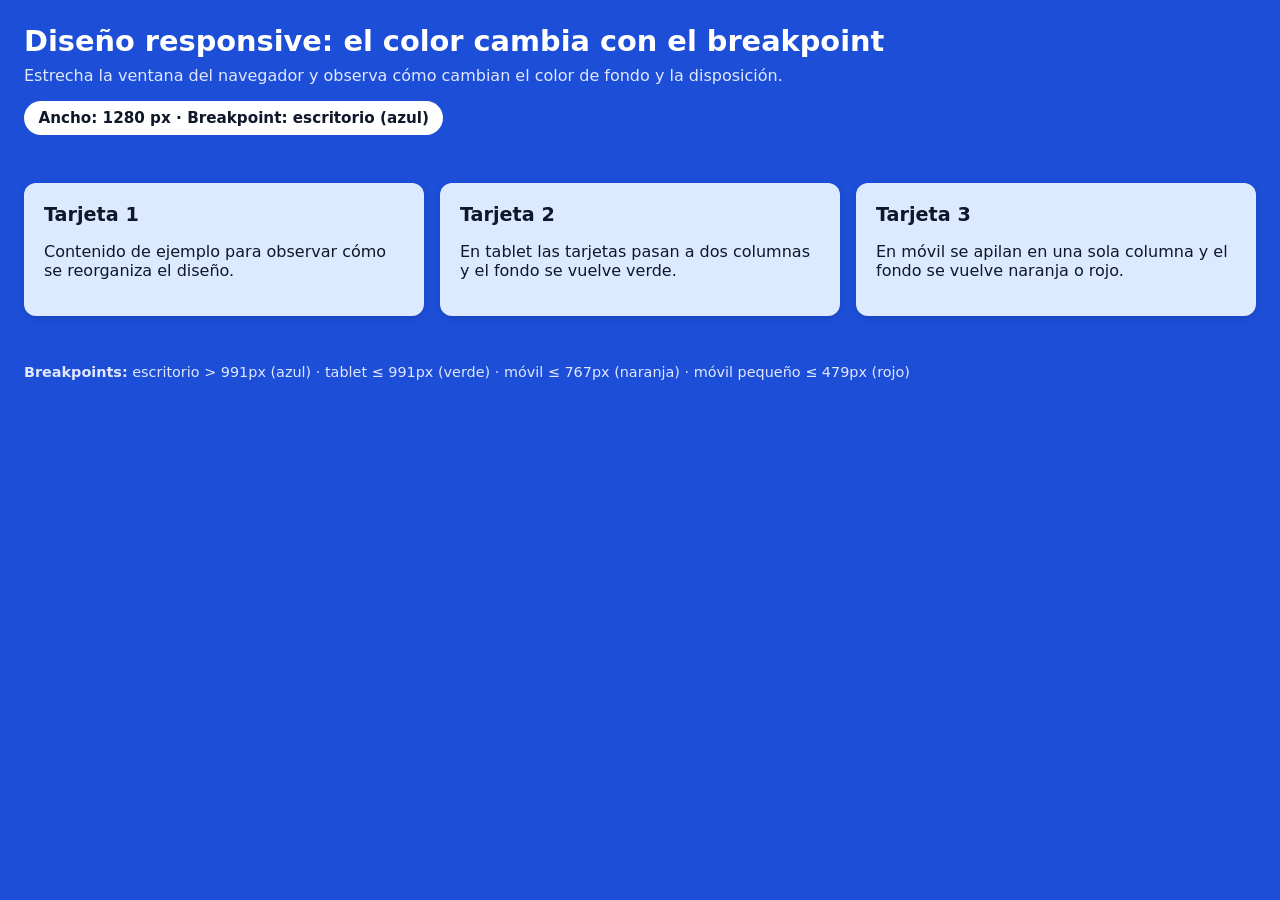
<file: responsive-breakpoints-hci.html>
<!DOCTYPE html>
<html lang="es">
<head>
  <meta charset="UTF-8">
  <meta name="viewport" content="width=device-width, initial-scale=1.0">
  <title>Diseño responsive: cambio de color por breakpoint</title>
  <style>
    :root {
      --color-fondo: #1d4ed8;   /* escritorio: azul */
      --color-tarjeta: #dbeafe;
      --color-texto: #0f172a;
    }

    * { box-sizing: border-box; }

    body {
      margin: 0;
      font-family: system-ui, -apple-system, "Segoe UI", Roboto, sans-serif;
      background: var(--color-fondo);
      color: var(--color-texto);
      transition: background-color 0.3s ease;
      min-height: 100vh;
    }

    header, main, footer {
      padding: 1.5rem;
    }

    header h1 {
      margin: 0 0 0.5rem;
      color: #ffffff;
      font-size: 1.8rem;
    }

    header p {
      margin: 0;
      color: #e0e7ff;
    }

    .indicador {
      display: inline-block;
      margin-top: 1rem;
      padding: 0.5rem 0.9rem;
      background: #ffffff;
      border-radius: 999px;
      font-weight: 600;
      font-size: 0.95rem;
    }

    .grid {
      display: grid;
      grid-template-columns: repeat(3, 1fr);
      gap: 1rem;
    }

    .tarjeta {
      background: var(--color-tarjeta);
      border-radius: 12px;
      padding: 1.25rem;
      box-shadow: 0 2px 6px rgba(0, 0, 0, 0.15);
    }

    .tarjeta h2 {
      margin-top: 0;
      font-size: 1.2rem;
    }

    footer {
      color: #e0e7ff;
      font-size: 0.9rem;
    }

    /* ---------- Breakpoint 1: tablet (≤ 991px) ---------- */
    @media (max-width: 991px) {
      :root {
        --color-fondo: #15803d;   /* verde */
        --color-tarjeta: #dcfce7;
      }
      .grid {
        grid-template-columns: repeat(2, 1fr);
      }
    }

    /* ---------- Breakpoint 2: móvil grande (≤ 767px) ---------- */
    @media (max-width: 767px) {
      :root {
        --color-fondo: #c2410c;   /* naranja */
        --color-tarjeta: #ffedd5;
      }
      .grid {
        grid-template-columns: 1fr;
      }
    }

    /* ---------- Breakpoint 3: móvil pequeño (≤ 479px) ---------- */
    @media (max-width: 479px) {
      :root {
        --color-fondo: #be123c;   /* rojo */
        --color-tarjeta: #ffe4e6;
      }
      header h1 {
        font-size: 1.4rem;
      }
      .tarjeta {
        padding: 1rem;
      }
    }
  </style>
</head>
<body>

  <header>
    <h1>Diseño responsive: el color cambia con el breakpoint</h1>
    <p>Estrecha la ventana del navegador y observa cómo cambian el color de fondo y la disposición.</p>
    <div class="indicador" id="indicador">Ancho: — px</div>
  </header>

  <main>
    <div class="grid">
      <section class="tarjeta">
        <h2>Tarjeta 1</h2>
        <p>Contenido de ejemplo para observar cómo se reorganiza el diseño.</p>
      </section>
      <section class="tarjeta">
        <h2>Tarjeta 2</h2>
        <p>En tablet las tarjetas pasan a dos columnas y el fondo se vuelve verde.</p>
      </section>
      <section class="tarjeta">
        <h2>Tarjeta 3</h2>
        <p>En móvil se apilan en una sola columna y el fondo se vuelve naranja o rojo.</p>
      </section>
    </div>
  </main>

  <footer>
    <strong>Breakpoints:</strong>
    escritorio &gt; 991px (azul) · tablet ≤ 991px (verde) · móvil ≤ 767px (naranja) · móvil pequeño ≤ 479px (rojo)
  </footer>

  <script>
    // Muestra el ancho actual y el breakpoint activo
    const indicador = document.getElementById('indicador');

    function actualizar() {
      const w = window.innerWidth;
      let bp;
      if (w <= 479) bp = 'móvil pequeño (rojo)';
      else if (w <= 767) bp = 'móvil (naranja)';
      else if (w <= 991) bp = 'tablet (verde)';
      else bp = 'escritorio (azul)';
      indicador.textContent = 'Ancho: ' + w + ' px · Breakpoint: ' + bp;
    }

    window.addEventListener('resize', actualizar);
    actualizar();
  </script>

</body>
</html>
</file>
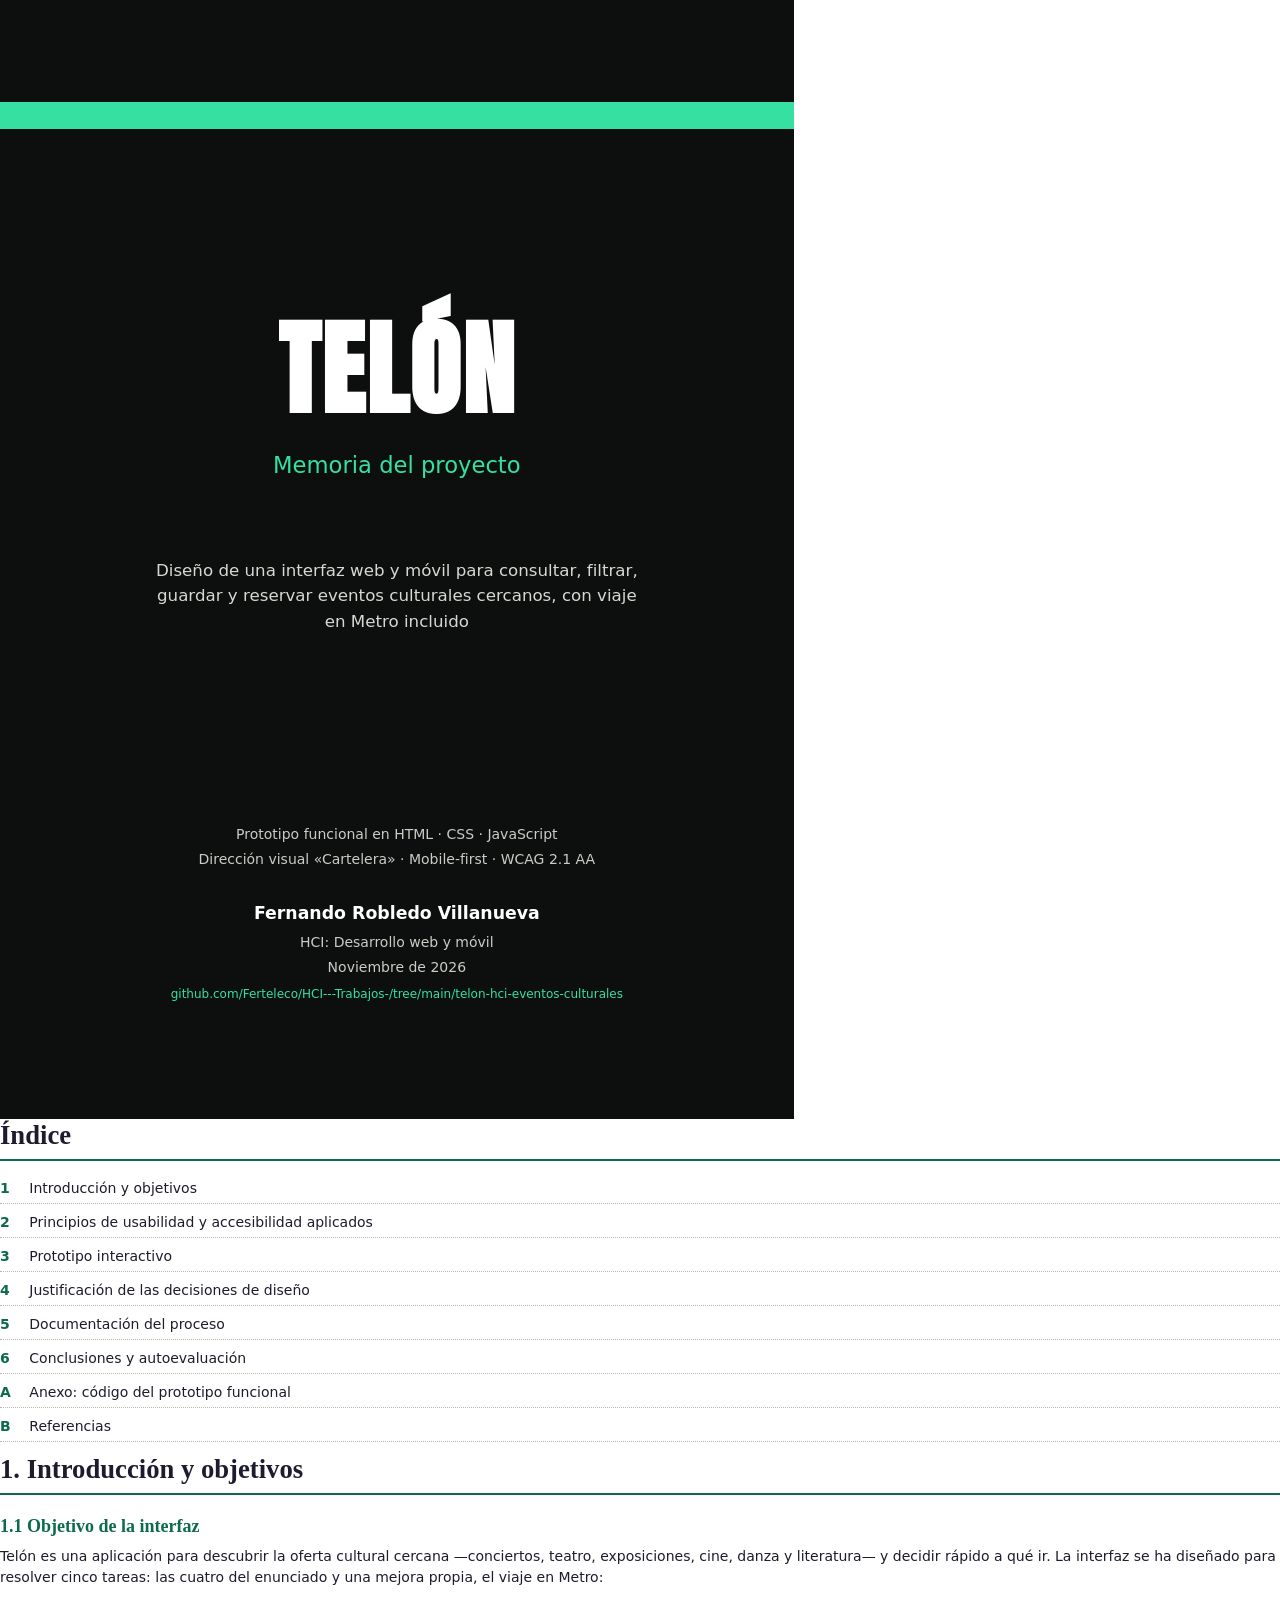
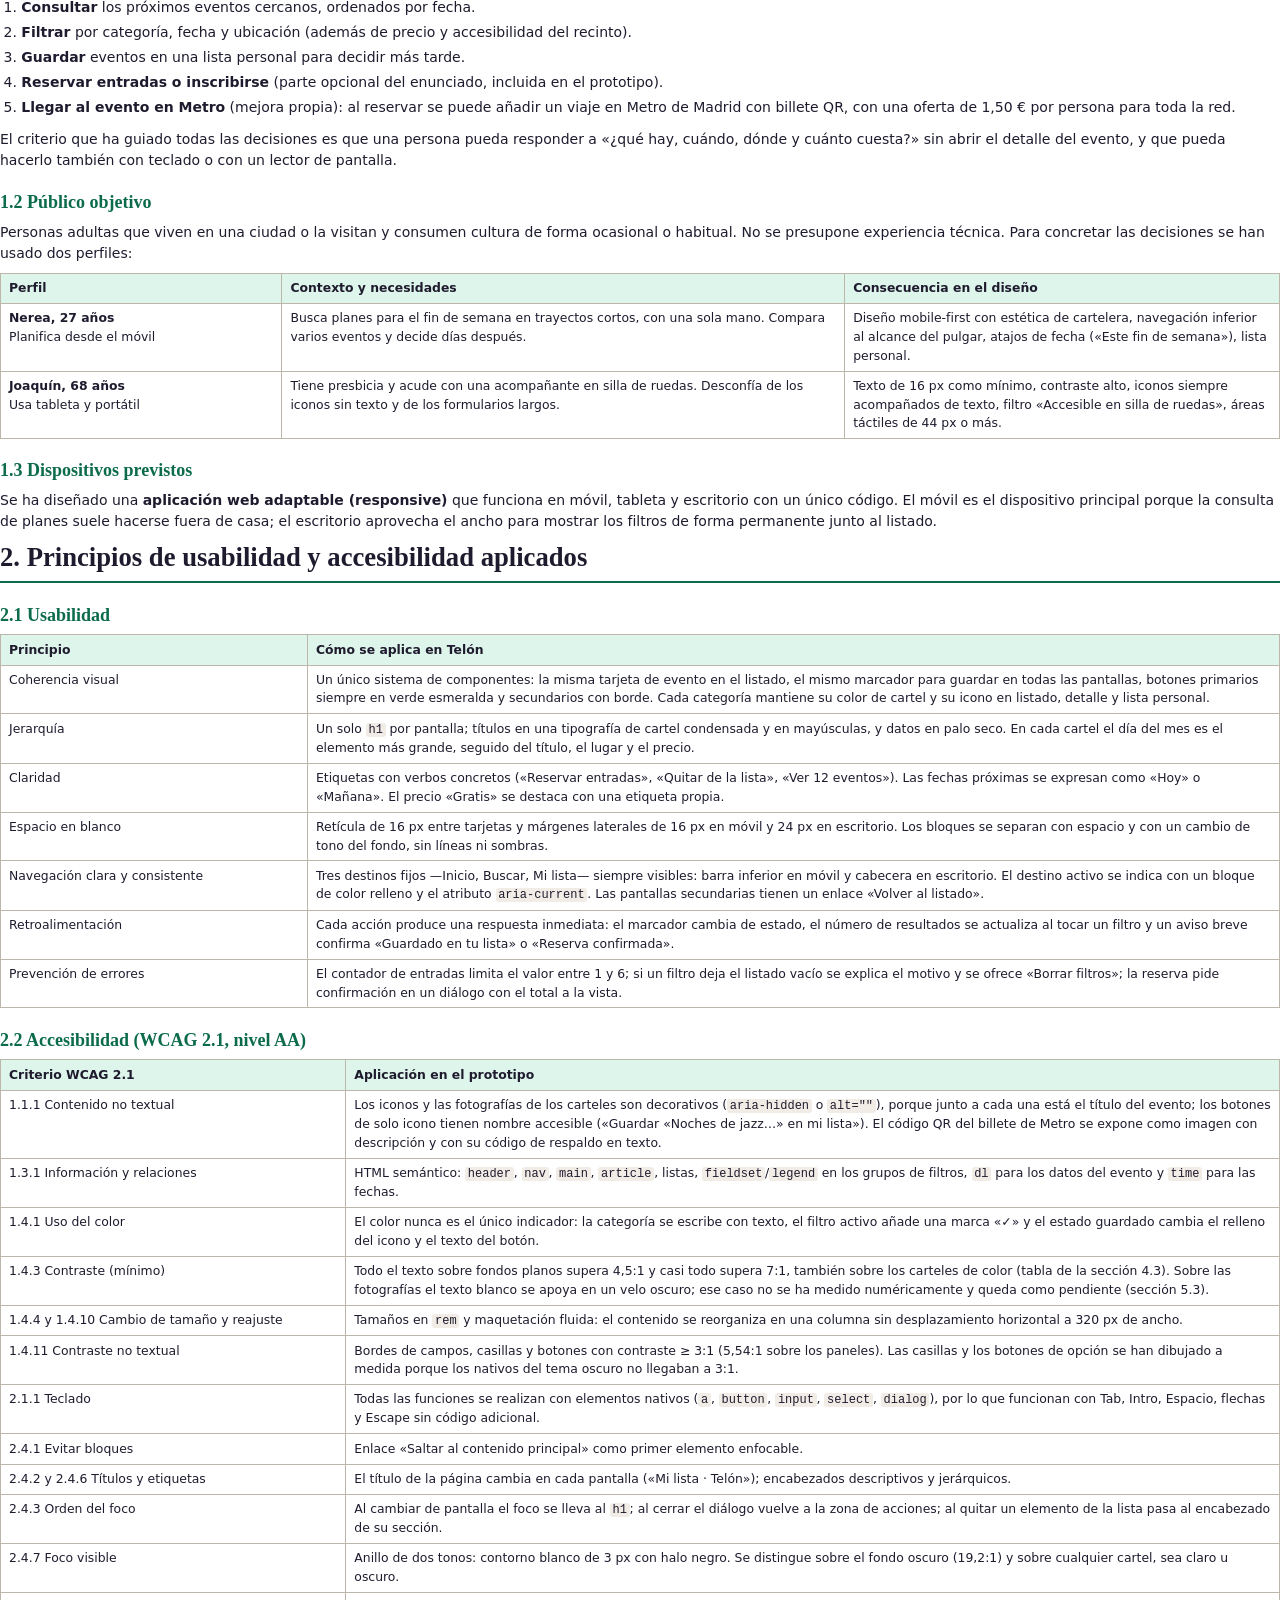
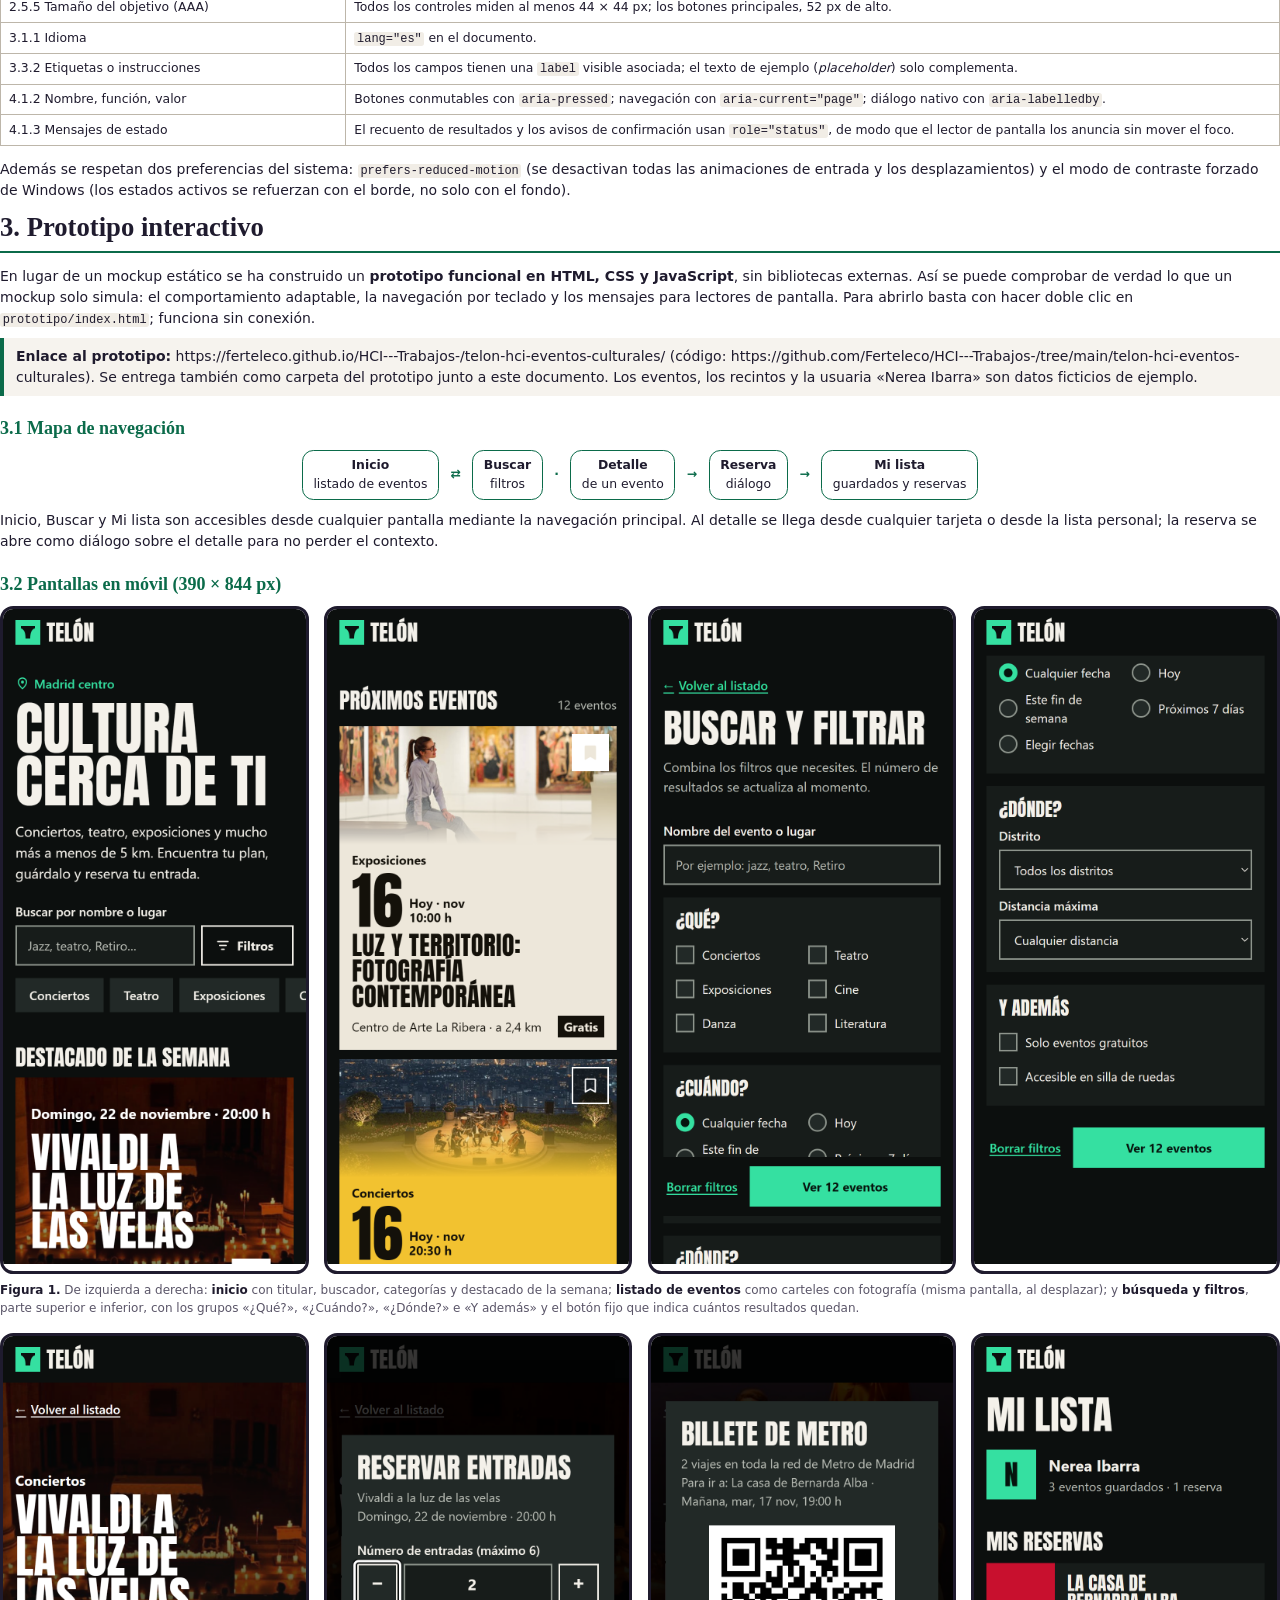
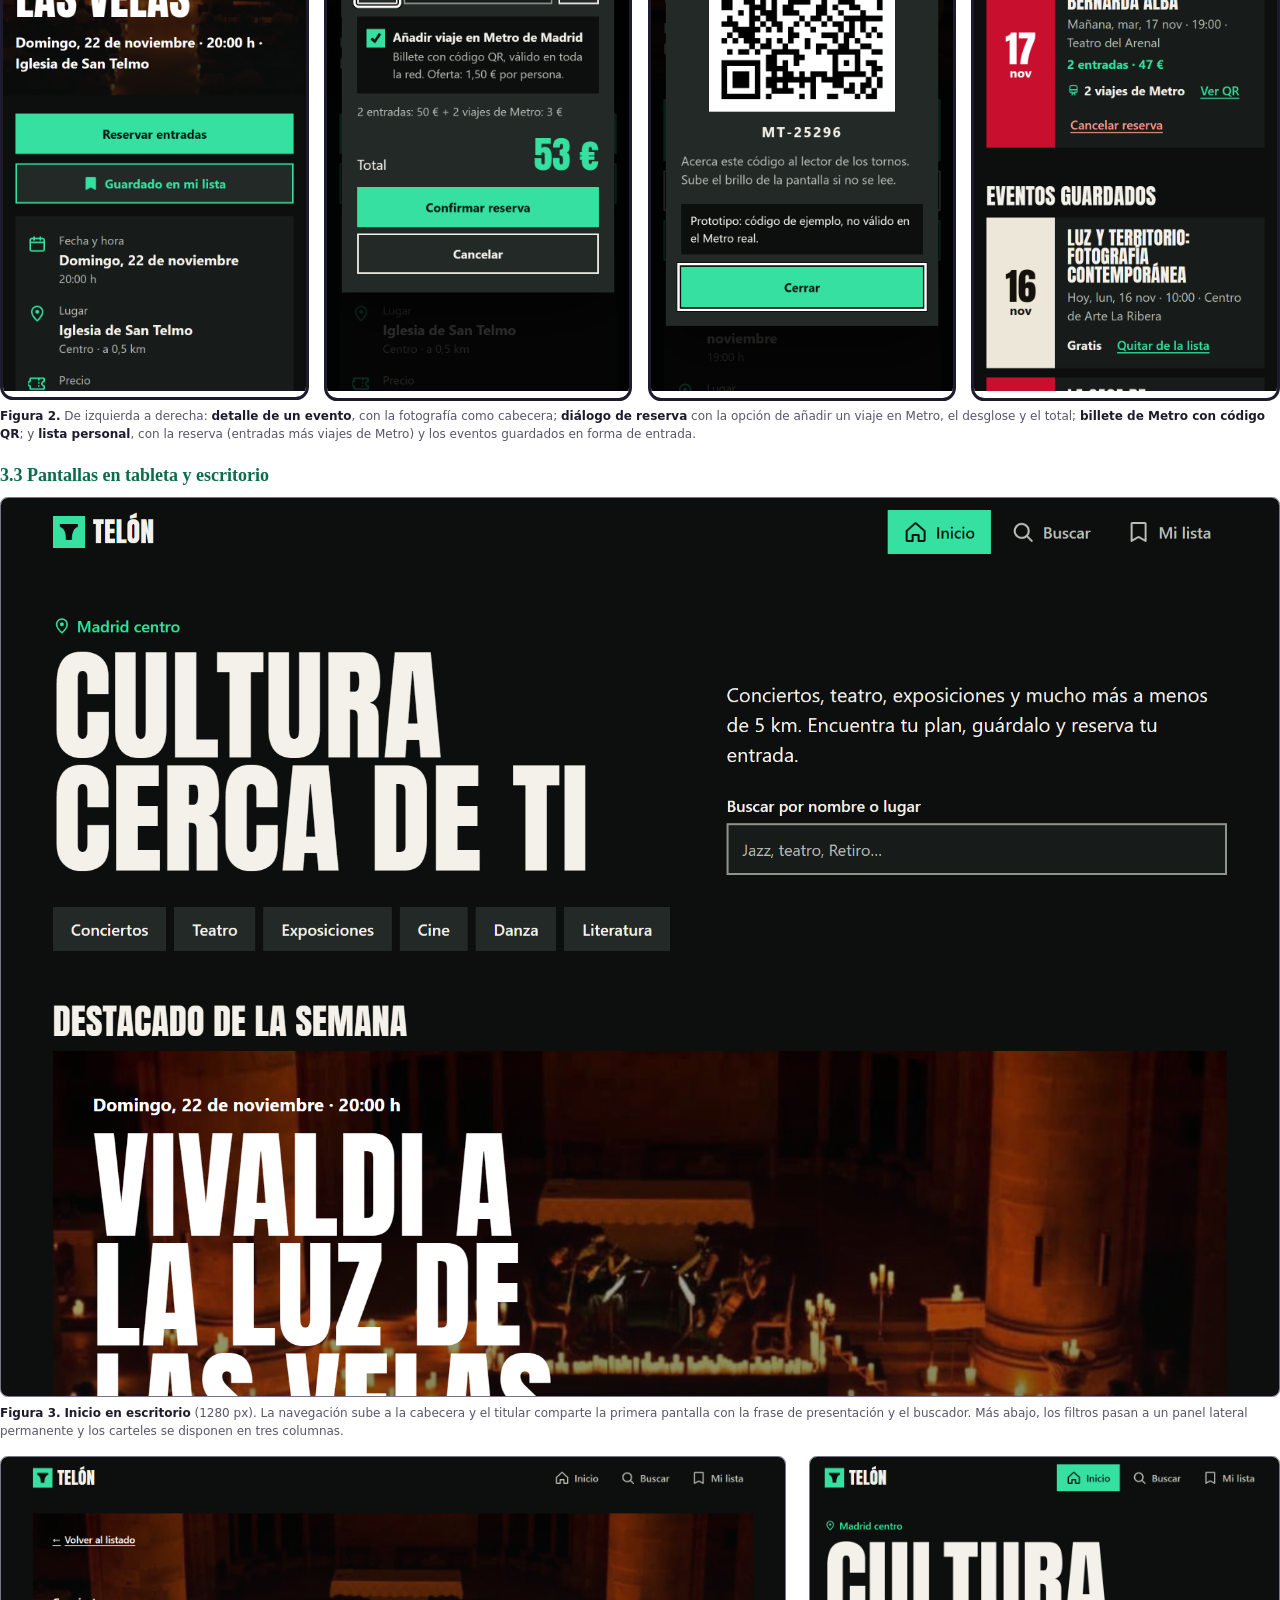
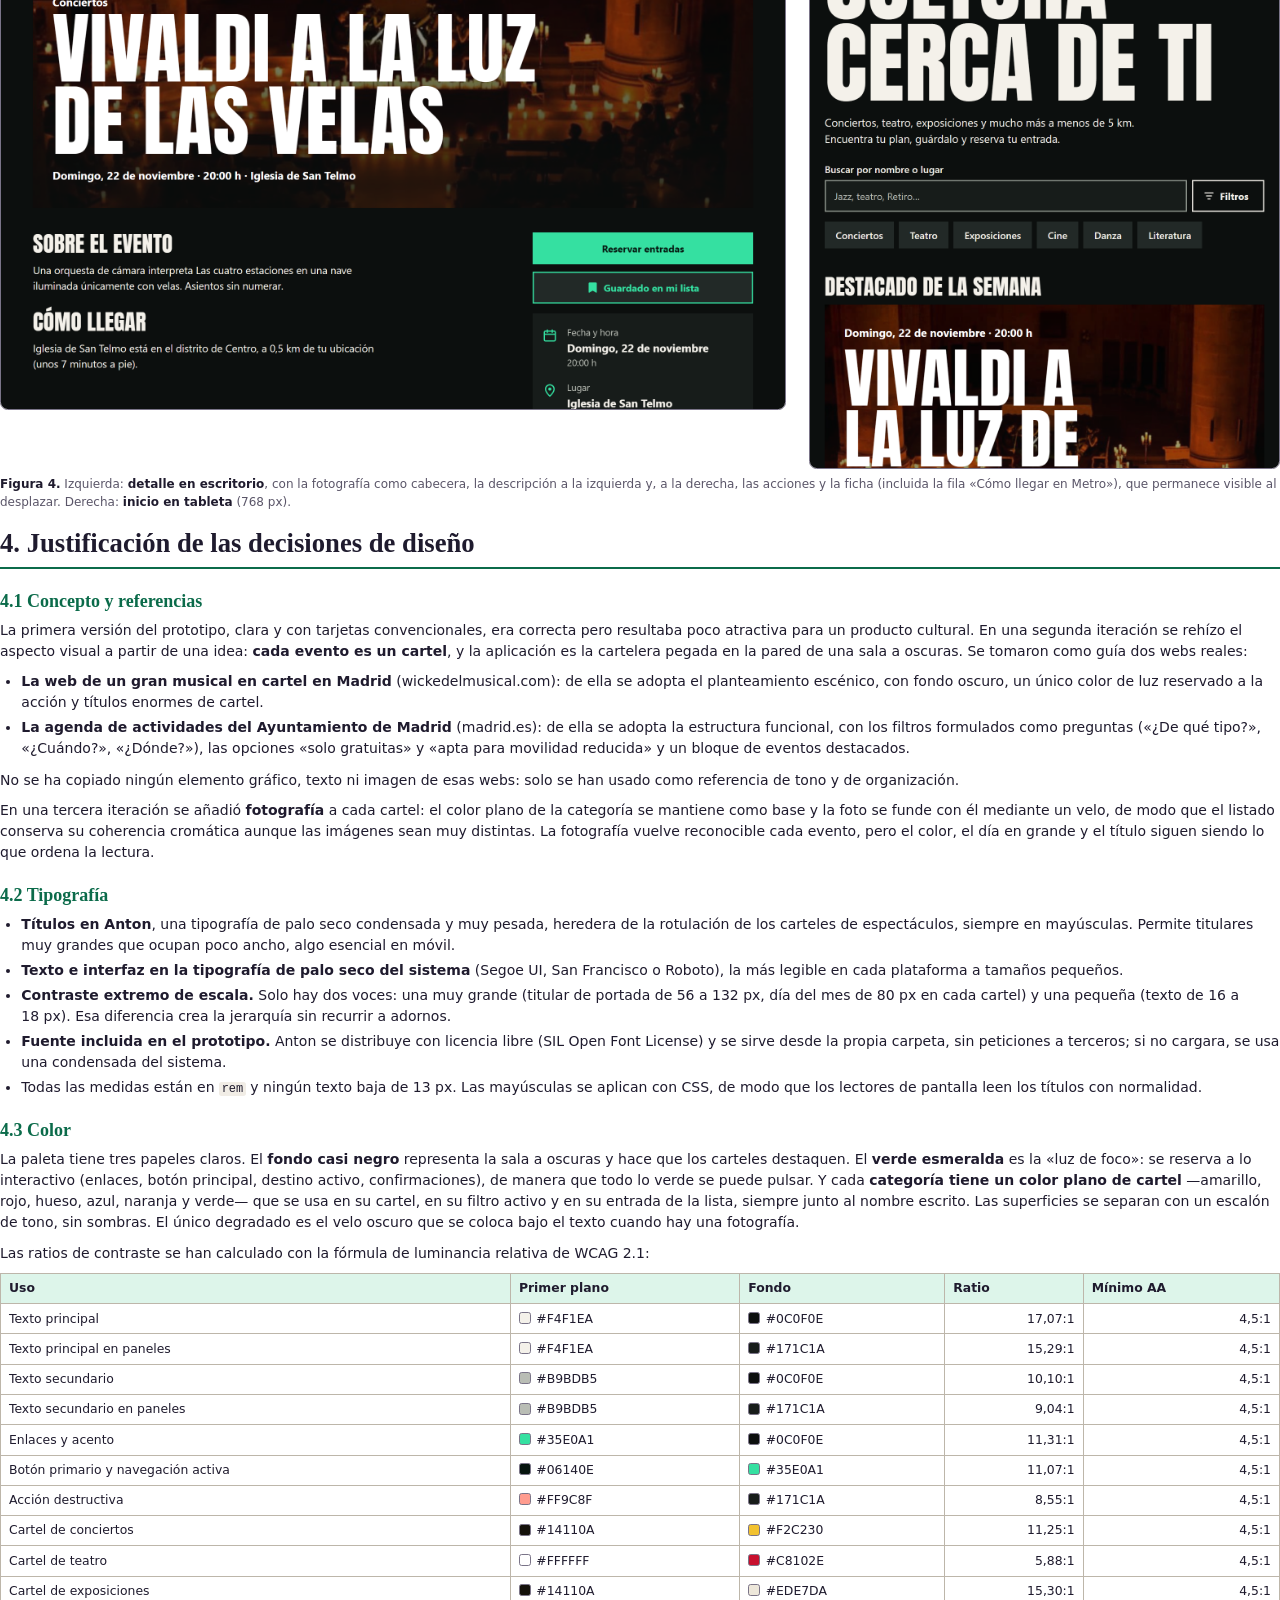
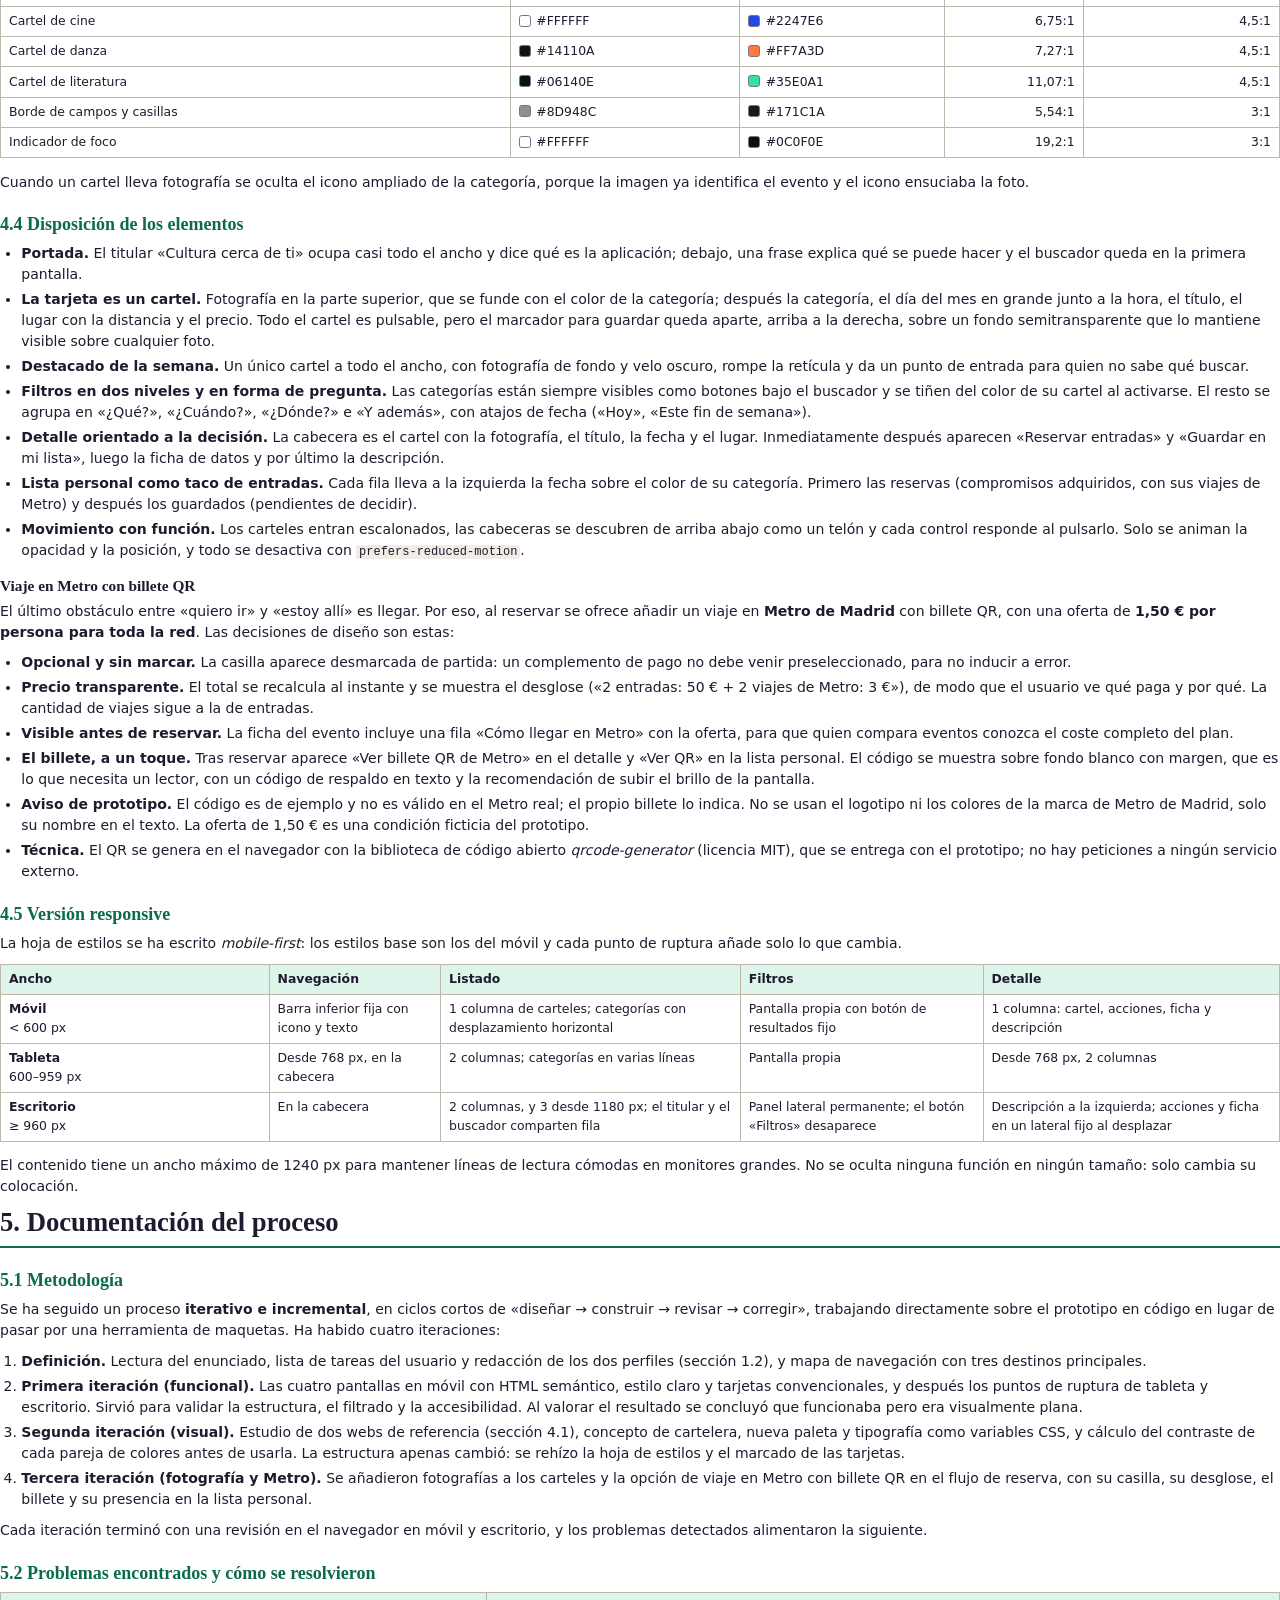
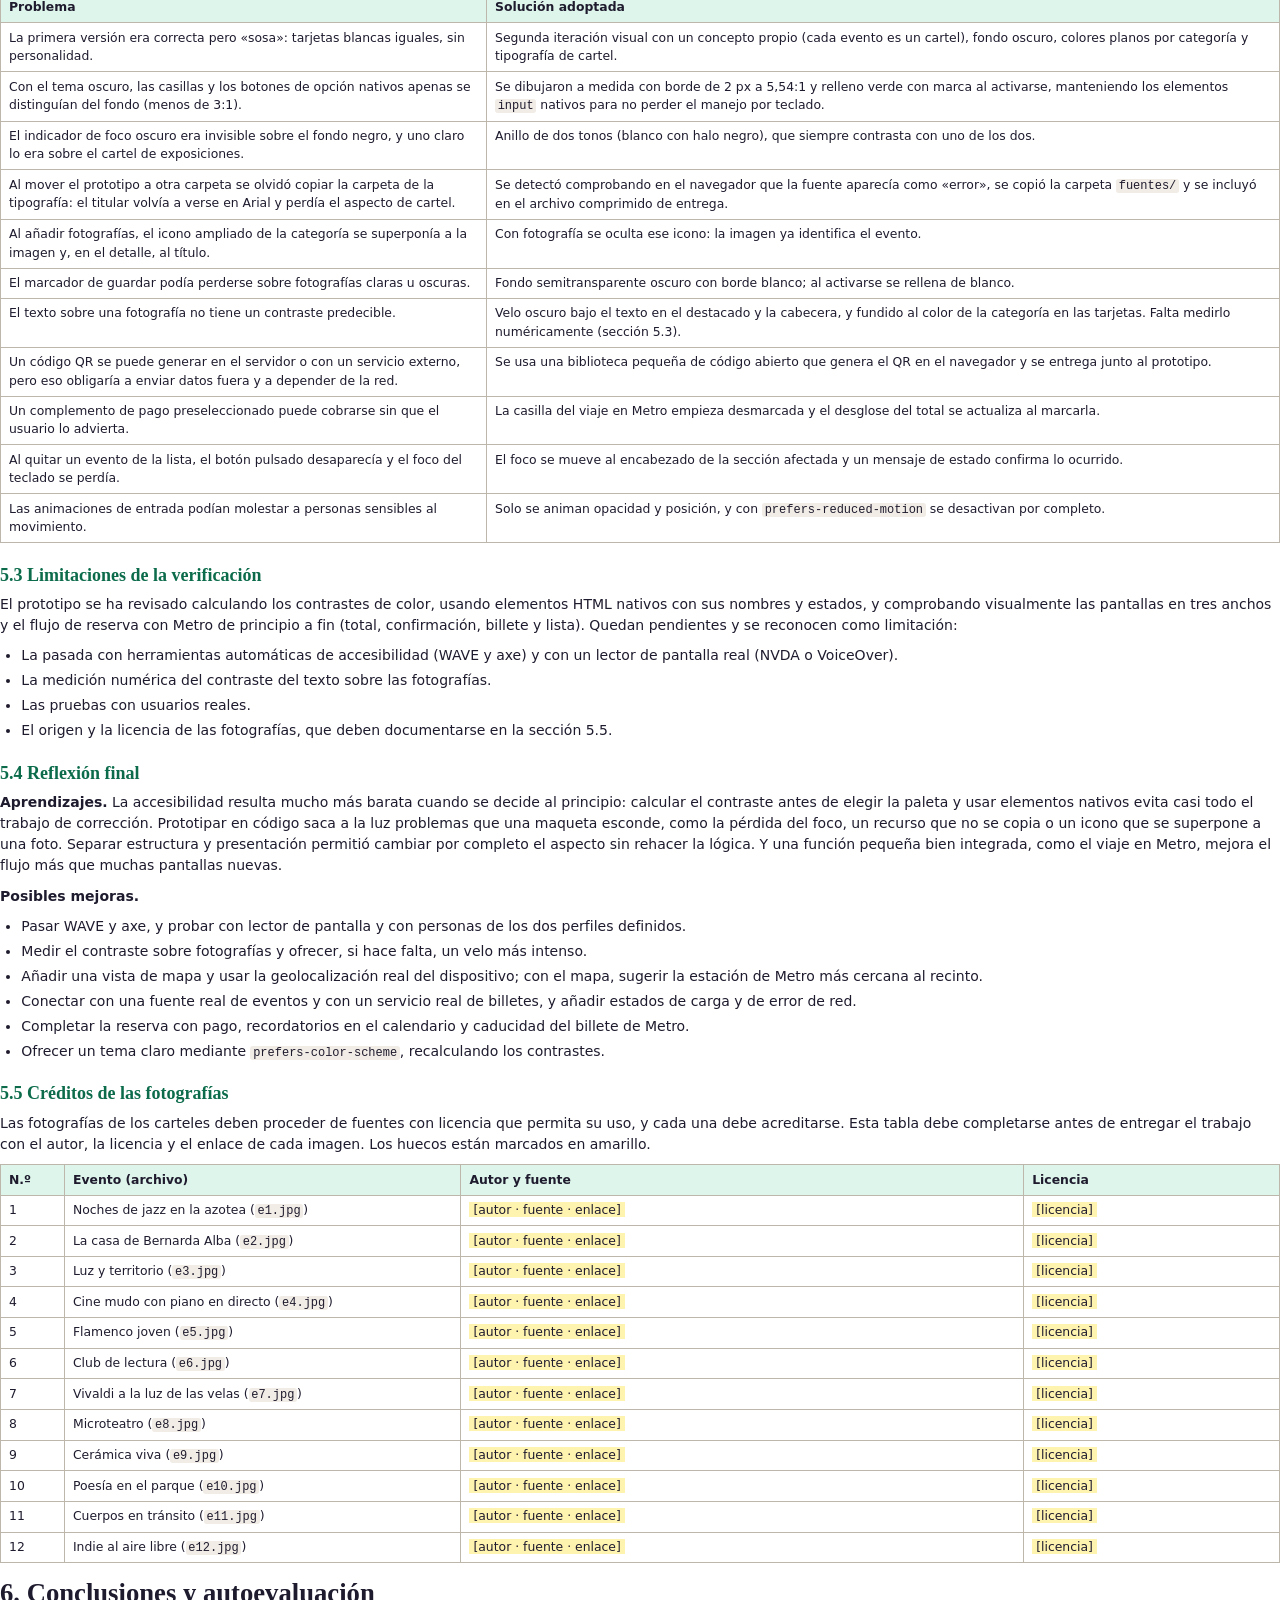
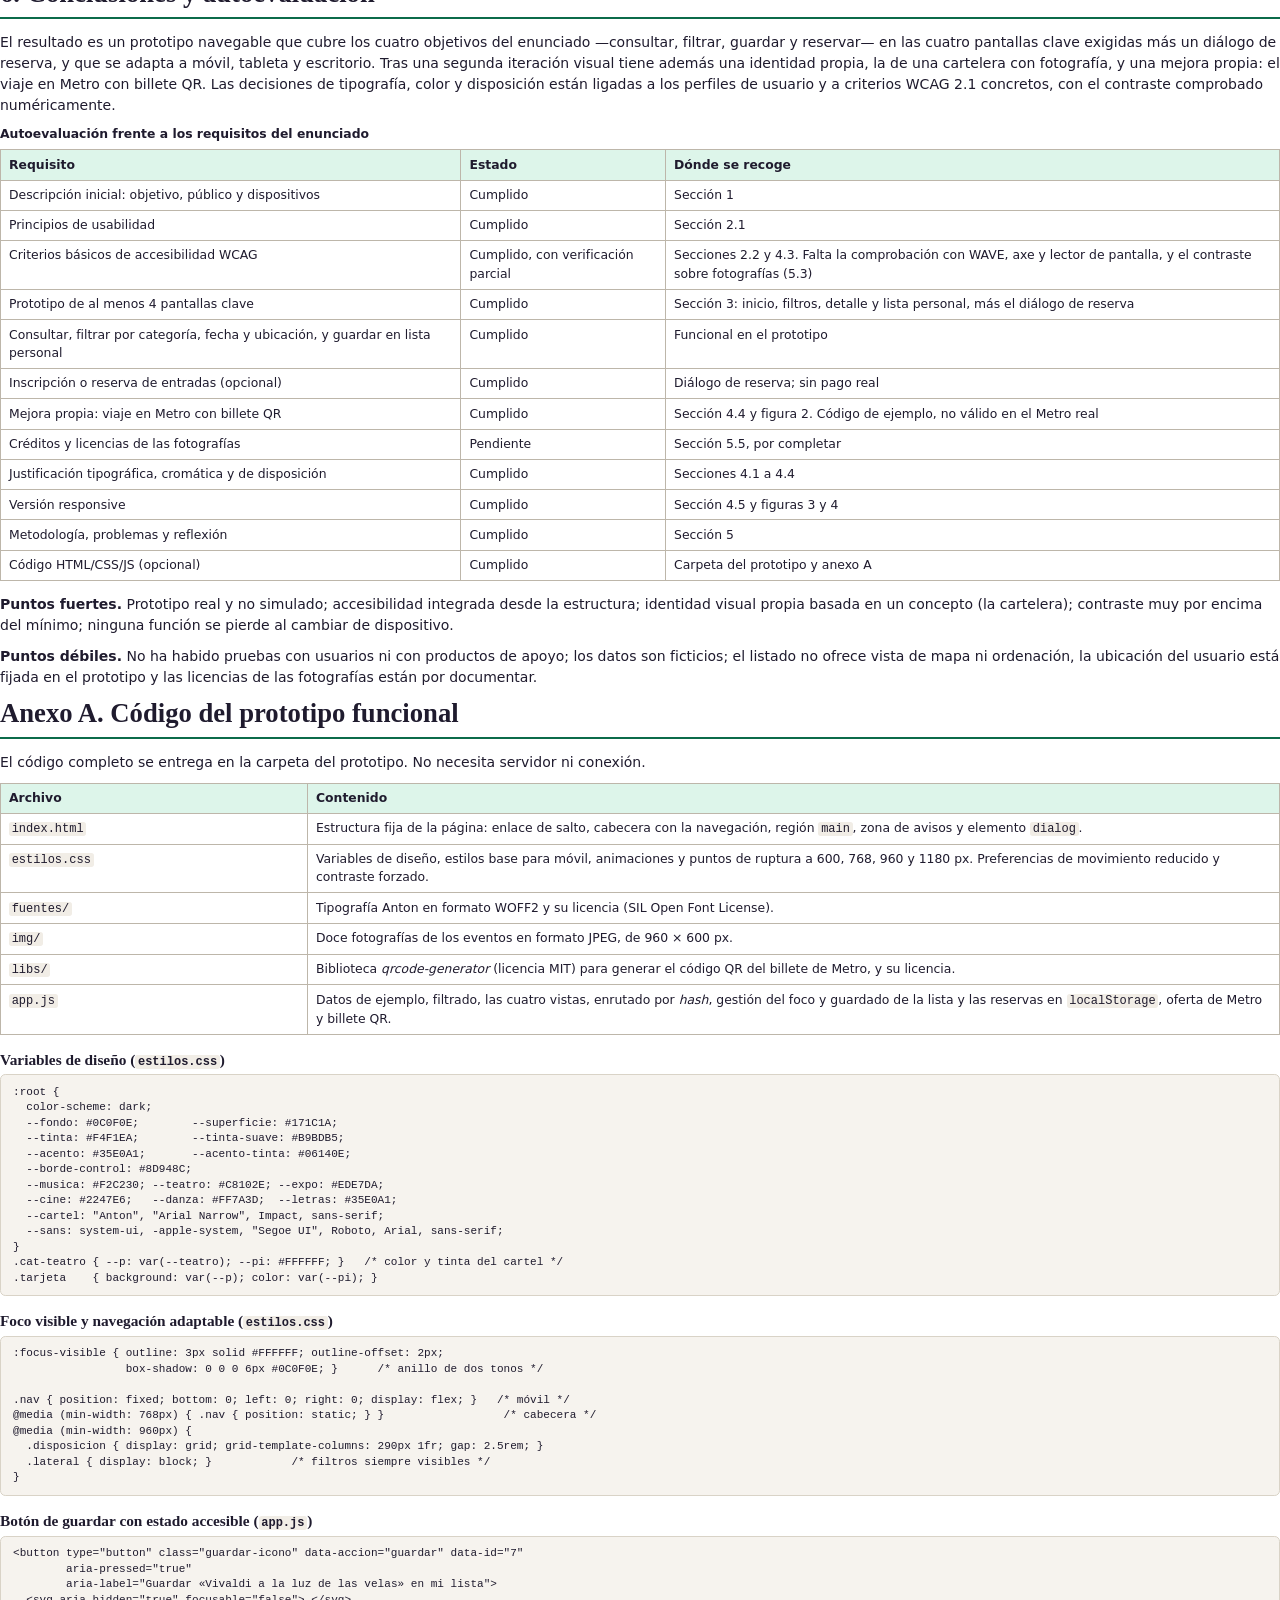
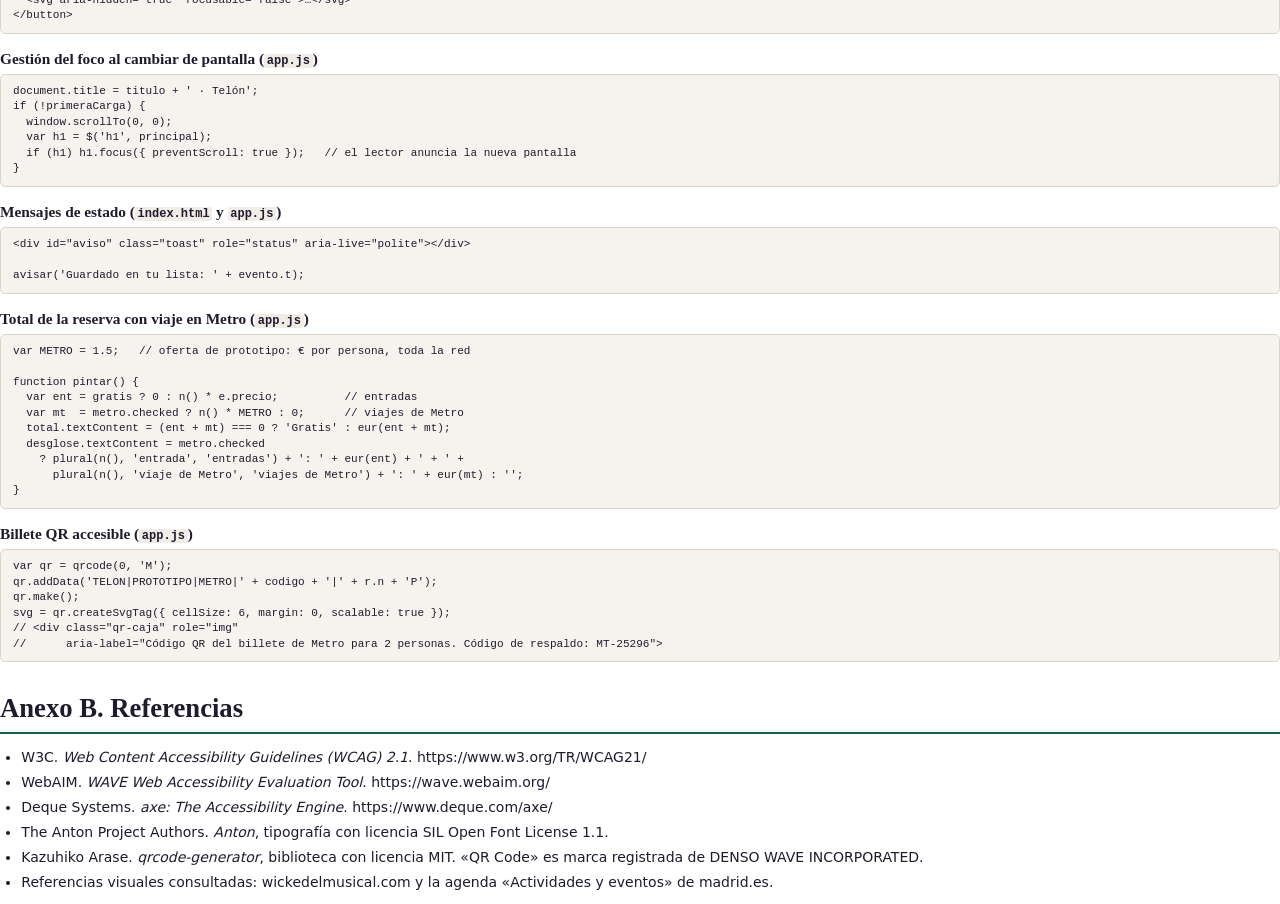
<file: telon-hci-eventos-culturales/memoria.html>
<!DOCTYPE html>
<html lang="es">
<head>
<meta charset="utf-8">
<title>Telón · Diseño de una interfaz para una aplicación de gestión de eventos culturales</title>
<style>
@page { size: A4; margin: 20mm 18mm 20mm 18mm; }
* { box-sizing: border-box; }
html { font-size: 10.5pt; }
body { margin: 0; font-family: "Segoe UI", system-ui, Arial, sans-serif; color: #1F1B2E; line-height: 1.5; -webkit-print-color-adjust: exact; print-color-adjust: exact; }
h1, h2, h3 { font-family: "Palatino Linotype", Palatino, Georgia, serif; line-height: 1.2; break-after: avoid; }
h1 { font-size: 20pt; margin: 0 0 10pt; padding-bottom: 6pt; border-bottom: 2pt solid #0B6B4A; break-before: page; }
h2 { font-size: 13.5pt; margin: 16pt 0 6pt; color: #0B6B4A; }
h3 { font-size: 11.5pt; margin: 12pt 0 4pt; }
p { margin: 0 0 7pt; text-align: left; orphans: 3; widows: 3; }
ul, ol { margin: 0 0 8pt; padding-left: 16pt; }
li { margin-bottom: 3pt; }
a { color: #0B6B4A; }
code { font-family: Consolas, "Courier New", monospace; font-size: 9pt; background: #F1EDE6; padding: 0 2pt; border-radius: 2pt; }
pre { font-family: Consolas, "Courier New", monospace; font-size: 8.3pt; line-height: 1.4; background: #F6F3EE; border: .5pt solid #D9D3C7; border-radius: 4pt; padding: 7pt 9pt; margin: 0 0 8pt; white-space: pre-wrap; break-inside: avoid; }
table { width: 100%; border-collapse: collapse; margin: 4pt 0 10pt; font-size: 9.3pt; break-inside: avoid; }
caption { caption-side: top; text-align: left; font-weight: 700; padding-bottom: 4pt; font-size: 9.3pt; }
th, td { border: .5pt solid #BDB6AA; padding: 4pt 6pt; vertical-align: top; text-align: left; }
th { background: #DDF5EA; }
td.num { text-align: right; white-space: nowrap; font-variant-numeric: tabular-nums; }
.muestra { display: inline-block; width: 9pt; height: 9pt; border: .5pt solid #7A7488; border-radius: 2pt; vertical-align: -1pt; margin-right: 4pt; }

/* Portada */
.portada { height: 255mm; display: flex; flex-direction: column; justify-content: space-between; }
.portada .banda { background: #0C0F0E; color: #F4F1EA; padding: 22mm 14mm 16mm; border-radius: 4mm;
  }
.portada .tipo { text-transform: uppercase; letter-spacing: .12em; font-size: 9.5pt; font-weight: 700; margin-bottom: 8mm; }
@font-face { font-family: "Anton"; src: url("fuentes/anton-latin-400.woff2") format("woff2"); }
.portada .titulo { font-family: "Anton", Impact, sans-serif; text-transform: uppercase; font-size: 34pt; line-height: 1.02; font-weight: 400; color: #35E0A1; margin: 0 0 6mm; border: 0; padding: 0; break-before: auto; }
.portada .sub { font-size: 13pt; max-width: 120mm; }
.portada dl { display: grid; grid-template-columns: 38mm 1fr; gap: 3pt 0; margin: 0; font-size: 11pt; }
.portada dt { font-weight: 700; }
.portada dd { margin: 0; }
.rellenar { background: #FFF3B0; padding: 0 3pt; }

/* Índice */
.indice ol { list-style: none; padding: 0; }
.indice li { display: flex; gap: 6pt; padding: 3pt 0; border-bottom: .5pt dotted #BDB6AA; }
.indice .n { width: 16pt; font-weight: 700; color: #0B6B4A; }

/* Figuras */
figure { margin: 8pt 0 12pt; break-inside: avoid; }
figcaption { font-size: 9pt; color: #5A5568; margin-top: 5pt; }
figcaption b { color: #1F1B2E; }
.moviles { display: grid; grid-template-columns: repeat(3, 1fr); gap: 7mm; }
.moviles.cuatro { grid-template-columns: repeat(4, 1fr); gap: 4mm; }
.moviles.cuatro .marco { border-width: .9mm; border-radius: 3.5mm; }
.movil { margin: 0; }
.movil .marco { border: 1.2mm solid #1F1B2E; border-radius: 5mm; overflow: hidden; aspect-ratio: 390 / 844; background: #fff; }
.movil .marco img { display: block; width: 100%; }
.escritorio { border: .5pt solid #7A7488; border-radius: 2mm; overflow: hidden; }
.escritorio img { display: block; width: 100%; }
.dos { display: grid; grid-template-columns: 1.67fr 1fr; gap: 6mm; align-items: start; }
.nota { background: #F6F3EE; border-left: 3pt solid #0B6B4A; padding: 6pt 9pt; margin: 6pt 0 10pt; break-inside: avoid; }
.nota p:last-child { margin-bottom: 0; }
.mapa { display: flex; align-items: center; justify-content: center; gap: 3mm; flex-wrap: wrap; margin: 8pt 0; font-size: 9.3pt; }
.mapa span { border: .8pt solid #0B6B4A; border-radius: 3mm; padding: 4pt 8pt; background: #fff; text-align: center; }
.qr-demo { text-align: center; }
.mapa i { font-style: normal; color: #0B6B4A; font-weight: 700; }

/* Portada a página completa */
@page cover { size: A4; margin: 0; }
.cover { page: cover; width: 210mm; height: 296mm; background: #0C0F0E; color: #F4F1EA; position: relative; break-after: page; overflow: hidden; -webkit-print-color-adjust: exact; print-color-adjust: exact; }
.cover .banda-v { position: absolute; left: 0; right: 0; top: 27mm; height: 7mm; background: #35E0A1; }
.cover .centro { position: absolute; left: 0; right: 0; top: 84mm; text-align: center; padding: 0 22mm; }
.cover .titulo { font-family: "Anton", Impact, "Arial Narrow", sans-serif; font-size: 78pt; line-height: 1; letter-spacing: .02em; color: #FFFFFF; margin: 0 0 7mm; padding: 0; border: 0; break-before: auto; text-transform: uppercase; }
.cover .sub { font-size: 17pt; color: #35E0A1; margin: 0 0 20mm; font-weight: 400; }
.cover .desc { font-size: 12.5pt; line-height: 1.55; color: #D6D9D2; max-width: 130mm; margin: 0 auto; text-align: center; }
.cover .pie { position: absolute; left: 0; right: 0; bottom: 30mm; text-align: center; font-size: 10.5pt; line-height: 1.8; color: #C9CDC5; padding: 0 22mm; }
.cover .pie .autor { font-size: 13pt; font-weight: 700; color: #FFFFFF; margin: 7mm 0 0; }
.cover .pie .rep { font-size: 9pt; color: #35E0A1; word-break: break-all; margin-top: 1mm; }
.cover p { text-align: center; margin: 0; }
</style>
</head>
<body>

<!-- ============ PORTADA ============ -->
<section class="cover">
  <div class="banda-v"></div>
  <div class="centro">
    <h1 class="titulo">Telón</h1>
    <p class="sub">Memoria del proyecto</p>
    <p class="desc">Diseño de una interfaz web y móvil para consultar, filtrar, guardar y reservar eventos culturales cercanos, con viaje en Metro incluido</p>
  </div>
  <div class="pie">
    <p>Prototipo funcional en HTML · CSS · JavaScript</p>
    <p>Dirección visual «Cartelera» · Mobile-first · WCAG 2.1 AA</p>
    <p class="autor">Fernando Robledo Villanueva</p>
    <p>HCI: Desarrollo web y móvil</p>
    <p>Noviembre de 2026</p>
    <p class="rep">github.com/Ferteleco/HCI---Trabajos-/tree/main/telon-hci-eventos-culturales</p>
  </div>
</section>

<!-- ============ ÍNDICE ============ -->
<section class="indice">
  <h1>Índice</h1>
  <ol>
    <li><span class="n">1</span>Introducción y objetivos</li>
    <li><span class="n">2</span>Principios de usabilidad y accesibilidad aplicados</li>
    <li><span class="n">3</span>Prototipo interactivo</li>
    <li><span class="n">4</span>Justificación de las decisiones de diseño</li>
    <li><span class="n">5</span>Documentación del proceso</li>
    <li><span class="n">6</span>Conclusiones y autoevaluación</li>
    <li><span class="n">A</span>Anexo: código del prototipo funcional</li>
    <li><span class="n">B</span>Referencias</li>
  </ol>
</section>

<!-- ============ 1 ============ -->
<section>
  <h1>1. Introducción y objetivos</h1>

  <h2>1.1 Objetivo de la interfaz</h2>
  <p>Telón es una aplicación para descubrir la oferta cultural cercana —conciertos, teatro, exposiciones, cine, danza y literatura— y decidir rápido a qué ir. La interfaz se ha diseñado para resolver cinco tareas: las cuatro del enunciado y una mejora propia, el viaje en Metro:</p>
  <ol>
    <li><b>Consultar</b> los próximos eventos cercanos, ordenados por fecha.</li>
    <li><b>Filtrar</b> por categoría, fecha y ubicación (además de precio y accesibilidad del recinto).</li>
    <li><b>Guardar</b> eventos en una lista personal para decidir más tarde.</li>
    <li><b>Reservar entradas o inscribirse</b> (parte opcional del enunciado, incluida en el prototipo).</li>
    <li><b>Llegar al evento en Metro</b> (mejora propia): al reservar se puede añadir un viaje en Metro de Madrid con billete QR, con una oferta de 1,50&nbsp;€ por persona para toda la red.</li>
  </ol>
  <p>El criterio que ha guiado todas las decisiones es que una persona pueda responder a «¿qué hay, cuándo, dónde y cuánto cuesta?» sin abrir el detalle del evento, y que pueda hacerlo también con teclado o con un lector de pantalla.</p>

  <h2>1.2 Público objetivo</h2>
  <p>Personas adultas que viven en una ciudad o la visitan y consumen cultura de forma ocasional o habitual. No se presupone experiencia técnica. Para concretar las decisiones se han usado dos perfiles:</p>
  <table>
    <tr><th style="width:22%">Perfil</th><th>Contexto y necesidades</th><th style="width:34%">Consecuencia en el diseño</th></tr>
    <tr><td><b>Nerea, 27 años</b><br>Planifica desde el móvil</td><td>Busca planes para el fin de semana en trayectos cortos, con una sola mano. Compara varios eventos y decide días después.</td><td>Diseño mobile-first con estética de cartelera, navegación inferior al alcance del pulgar, atajos de fecha («Este fin de semana»), lista personal.</td></tr>
    <tr><td><b>Joaquín, 68 años</b><br>Usa tableta y portátil</td><td>Tiene presbicia y acude con una acompañante en silla de ruedas. Desconfía de los iconos sin texto y de los formularios largos.</td><td>Texto de 16&nbsp;px como mínimo, contraste alto, iconos siempre acompañados de texto, filtro «Accesible en silla de ruedas», áreas táctiles de 44&nbsp;px o más.</td></tr>
  </table>

  <h2>1.3 Dispositivos previstos</h2>
  <p>Se ha diseñado una <b>aplicación web adaptable (responsive)</b> que funciona en móvil, tableta y escritorio con un único código. El móvil es el dispositivo principal porque la consulta de planes suele hacerse fuera de casa; el escritorio aprovecha el ancho para mostrar los filtros de forma permanente junto al listado.</p>
</section>

<!-- ============ 2 ============ -->
<section>
  <h1>2. Principios de usabilidad y accesibilidad aplicados</h1>

  <h2>2.1 Usabilidad</h2>
  <table>
    <tr><th style="width:24%">Principio</th><th>Cómo se aplica en Telón</th></tr>
    <tr><td>Coherencia visual</td><td>Un único sistema de componentes: la misma tarjeta de evento en el listado, el mismo marcador para guardar en todas las pantallas, botones primarios siempre en verde esmeralda y secundarios con borde. Cada categoría mantiene su color de cartel y su icono en listado, detalle y lista personal.</td></tr>
    <tr><td>Jerarquía</td><td>Un solo <code>h1</code> por pantalla; títulos en una tipografía de cartel condensada y en mayúsculas, y datos en palo seco. En cada cartel el día del mes es el elemento más grande, seguido del título, el lugar y el precio.</td></tr>
    <tr><td>Claridad</td><td>Etiquetas con verbos concretos («Reservar entradas», «Quitar de la lista», «Ver 12 eventos»). Las fechas próximas se expresan como «Hoy» o «Mañana». El precio «Gratis» se destaca con una etiqueta propia.</td></tr>
    <tr><td>Espacio en blanco</td><td>Retícula de 16&nbsp;px entre tarjetas y márgenes laterales de 16&nbsp;px en móvil y 24&nbsp;px en escritorio. Los bloques se separan con espacio y con un cambio de tono del fondo, sin líneas ni sombras.</td></tr>
    <tr><td>Navegación clara y consistente</td><td>Tres destinos fijos —Inicio, Buscar, Mi lista— siempre visibles: barra inferior en móvil y cabecera en escritorio. El destino activo se indica con un bloque de color relleno y el atributo <code>aria-current</code>. Las pantallas secundarias tienen un enlace «Volver al listado».</td></tr>
    <tr><td>Retroalimentación</td><td>Cada acción produce una respuesta inmediata: el marcador cambia de estado, el número de resultados se actualiza al tocar un filtro y un aviso breve confirma «Guardado en tu lista» o «Reserva confirmada».</td></tr>
    <tr><td>Prevención de errores</td><td>El contador de entradas limita el valor entre 1 y 6; si un filtro deja el listado vacío se explica el motivo y se ofrece «Borrar filtros»; la reserva pide confirmación en un diálogo con el total a la vista.</td></tr>
  </table>

  <h2>2.2 Accesibilidad (WCAG 2.1, nivel AA)</h2>
  <table>
    <tr><th style="width:27%">Criterio WCAG 2.1</th><th>Aplicación en el prototipo</th></tr>
    <tr><td>1.1.1 Contenido no textual</td><td>Los iconos y las fotografías de los carteles son decorativos (<code>aria-hidden</code> o <code>alt=""</code>), porque junto a cada una está el título del evento; los botones de solo icono tienen nombre accesible («Guardar «Noches de jazz…» en mi lista»). El código QR del billete de Metro se expone como imagen con descripción y con su código de respaldo en texto.</td></tr>
    <tr><td>1.3.1 Información y relaciones</td><td>HTML semántico: <code>header</code>, <code>nav</code>, <code>main</code>, <code>article</code>, listas, <code>fieldset</code>/<code>legend</code> en los grupos de filtros, <code>dl</code> para los datos del evento y <code>time</code> para las fechas.</td></tr>
    <tr><td>1.4.1 Uso del color</td><td>El color nunca es el único indicador: la categoría se escribe con texto, el filtro activo añade una marca «✓» y el estado guardado cambia el relleno del icono y el texto del botón.</td></tr>
    <tr><td>1.4.3 Contraste (mínimo)</td><td>Todo el texto sobre fondos planos supera 4,5:1 y casi todo supera 7:1, también sobre los carteles de color (tabla de la sección 4.3). Sobre las fotografías el texto blanco se apoya en un velo oscuro; ese caso no se ha medido numéricamente y queda como pendiente (sección 5.3).</td></tr>
    <tr><td>1.4.4 y 1.4.10 Cambio de tamaño y reajuste</td><td>Tamaños en <code>rem</code> y maquetación fluida: el contenido se reorganiza en una columna sin desplazamiento horizontal a 320&nbsp;px de ancho.</td></tr>
    <tr><td>1.4.11 Contraste no textual</td><td>Bordes de campos, casillas y botones con contraste ≥ 3:1 (5,54:1 sobre los paneles). Las casillas y los botones de opción se han dibujado a medida porque los nativos del tema oscuro no llegaban a 3:1.</td></tr>
    <tr><td>2.1.1 Teclado</td><td>Todas las funciones se realizan con elementos nativos (<code>a</code>, <code>button</code>, <code>input</code>, <code>select</code>, <code>dialog</code>), por lo que funcionan con Tab, Intro, Espacio, flechas y Escape sin código adicional.</td></tr>
    <tr><td>2.4.1 Evitar bloques</td><td>Enlace «Saltar al contenido principal» como primer elemento enfocable.</td></tr>
    <tr><td>2.4.2 y 2.4.6 Títulos y etiquetas</td><td>El título de la página cambia en cada pantalla («Mi lista · Telón»); encabezados descriptivos y jerárquicos.</td></tr>
    <tr><td>2.4.3 Orden del foco</td><td>Al cambiar de pantalla el foco se lleva al <code>h1</code>; al cerrar el diálogo vuelve a la zona de acciones; al quitar un elemento de la lista pasa al encabezado de su sección.</td></tr>
    <tr><td>2.4.7 Foco visible</td><td>Anillo de dos tonos: contorno blanco de 3&nbsp;px con halo negro. Se distingue sobre el fondo oscuro (19,2:1) y sobre cualquier cartel, sea claro u oscuro.</td></tr>
    <tr><td>2.5.5 Tamaño del objetivo (AAA)</td><td>Todos los controles miden al menos 44 × 44&nbsp;px; los botones principales, 52&nbsp;px de alto.</td></tr>
    <tr><td>3.1.1 Idioma</td><td><code>lang="es"</code> en el documento.</td></tr>
    <tr><td>3.3.2 Etiquetas o instrucciones</td><td>Todos los campos tienen una <code>label</code> visible asociada; el texto de ejemplo (<i>placeholder</i>) solo complementa.</td></tr>
    <tr><td>4.1.2 Nombre, función, valor</td><td>Botones conmutables con <code>aria-pressed</code>; navegación con <code>aria-current="page"</code>; diálogo nativo con <code>aria-labelledby</code>.</td></tr>
    <tr><td>4.1.3 Mensajes de estado</td><td>El recuento de resultados y los avisos de confirmación usan <code>role="status"</code>, de modo que el lector de pantalla los anuncia sin mover el foco.</td></tr>
  </table>
  <p>Además se respetan dos preferencias del sistema: <code>prefers-reduced-motion</code> (se desactivan todas las animaciones de entrada y los desplazamientos) y el modo de contraste forzado de Windows (los estados activos se refuerzan con el borde, no solo con el fondo).</p>
</section>

<!-- ============ 3 ============ -->
<section>
  <h1>3. Prototipo interactivo</h1>
  <p>En lugar de un mockup estático se ha construido un <b>prototipo funcional en HTML, CSS y JavaScript</b>, sin bibliotecas externas. Así se puede comprobar de verdad lo que un mockup solo simula: el comportamiento adaptable, la navegación por teclado y los mensajes para lectores de pantalla. Para abrirlo basta con hacer doble clic en <code>prototipo/index.html</code>; funciona sin conexión.</p>
  <div class="nota"><p><b>Enlace al prototipo:</b> https://ferteleco.github.io/HCI---Trabajos-/telon-hci-eventos-culturales/ (código: https://github.com/Ferteleco/HCI---Trabajos-/tree/main/telon-hci-eventos-culturales). Se entrega también como carpeta del prototipo junto a este documento. Los eventos, los recintos y la usuaria «Nerea Ibarra» son datos ficticios de ejemplo.</p></div>

  <h2>3.1 Mapa de navegación</h2>
  <div class="mapa">
    <span><b>Inicio</b><br>listado de eventos</span><i>⇄</i>
    <span><b>Buscar</b><br>filtros</span><i>·</i>
    <span><b>Detalle</b><br>de un evento</span><i>→</i>
    <span><b>Reserva</b><br>diálogo</span><i>→</i>
    <span><b>Mi lista</b><br>guardados y reservas</span>
  </div>
  <p>Inicio, Buscar y Mi lista son accesibles desde cualquier pantalla mediante la navegación principal. Al detalle se llega desde cualquier tarjeta o desde la lista personal; la reserva se abre como diálogo sobre el detalle para no perder el contexto.</p>

  <h2>3.2 Pantallas en móvil (390 × 844 px)</h2>
  <figure>
    <div class="moviles cuatro">
      <div class="movil"><div class="marco"><img src="capturas/m-inicio.png" alt="Portada en móvil: titular Cultura cerca de ti, buscador, botón Filtros, categorías y destacado de la semana con fotografía"></div></div>
      <div class="movil"><div class="marco"><img src="capturas/m-inicio2.png" alt="Listado en móvil: carteles de eventos con fotografía, día en grande, título, lugar y precio"></div></div>
      <div class="movil"><div class="marco"><img src="capturas/m-filtros.png" alt="Pantalla de filtros en móvil: búsqueda por texto, qué y cuándo"></div></div>
      <div class="movil"><div class="marco"><img src="capturas/m-filtros2.png" alt="Parte inferior de la pantalla de filtros: dónde, y además, y botón con el número de resultados"></div></div>
    </div>
    <figcaption><b>Figura 1.</b> De izquierda a derecha: <b>inicio</b> con titular, buscador, categorías y destacado de la semana; <b>listado de eventos</b> como carteles con fotografía (misma pantalla, al desplazar); y <b>búsqueda y filtros</b>, parte superior e inferior, con los grupos «¿Qué?», «¿Cuándo?», «¿Dónde?» e «Y además» y el botón fijo que indica cuántos resultados quedan.</figcaption>
  </figure>
  <figure>
    <div class="moviles cuatro">
      <div class="movil"><div class="marco"><img src="capturas/m-detalle.png" alt="Detalle de un evento en móvil: cabecera con fotografía y título, acciones y ficha de datos"></div></div>
      <div class="movil"><div class="marco"><img src="capturas/m-reserva.png" alt="Diálogo de reserva con contador de entradas, casilla de viaje en Metro marcada, desglose y total de 53 euros"></div></div>
      <div class="movil"><div class="marco"><img src="capturas/m-qr.png" alt="Billete de Metro con código QR, código de respaldo y aviso de que es un código de ejemplo"></div></div>
      <div class="movil"><div class="marco"><img src="capturas/m-lista.png" alt="Mi lista en móvil: perfil, reserva con viajes de Metro y eventos guardados"></div></div>
    </div>
    <figcaption><b>Figura 2.</b> De izquierda a derecha: <b>detalle de un evento</b>, con la fotografía como cabecera; <b>diálogo de reserva</b> con la opción de añadir un viaje en Metro, el desglose y el total; <b>billete de Metro con código QR</b>; y <b>lista personal</b>, con la reserva (entradas más viajes de Metro) y los eventos guardados en forma de entrada.</figcaption>
  </figure>

  <h2>3.3 Pantallas en tableta y escritorio</h2>
  <figure>
    <div class="escritorio"><img src="capturas/d-inicio.png" alt="Inicio en escritorio: navegación en la cabecera, titular de portada, buscador y destacado con fotografía"></div>
    <figcaption><b>Figura 3.</b> <b>Inicio en escritorio</b> (1280&nbsp;px). La navegación sube a la cabecera y el titular comparte la primera pantalla con la frase de presentación y el buscador. Más abajo, los filtros pasan a un panel lateral permanente y los carteles se disponen en tres columnas.</figcaption>
  </figure>
  <figure>
    <div class="dos">
      <div class="escritorio"><img src="capturas/d-detalle.png" alt="Detalle de un evento en escritorio con la descripción a la izquierda y las acciones y la ficha a la derecha"></div>
      <div class="escritorio"><img src="capturas/t-inicio.png" alt="Inicio en tableta con titular y buscador"></div>
    </div>
    <figcaption><b>Figura 4.</b> Izquierda: <b>detalle en escritorio</b>, con la fotografía como cabecera, la descripción a la izquierda y, a la derecha, las acciones y la ficha (incluida la fila «Cómo llegar en Metro»), que permanece visible al desplazar. Derecha: <b>inicio en tableta</b> (768&nbsp;px).</figcaption>
  </figure>
</section>

<!-- ============ 4 ============ -->
<section>
  <h1>4. Justificación de las decisiones de diseño</h1>

  <h2>4.1 Concepto y referencias</h2>
  <p>La primera versión del prototipo, clara y con tarjetas convencionales, era correcta pero resultaba poco atractiva para un producto cultural. En una segunda iteración se rehízo el aspecto visual a partir de una idea: <b>cada evento es un cartel</b>, y la aplicación es la cartelera pegada en la pared de una sala a oscuras. Se tomaron como guía dos webs reales:</p>
  <ul>
    <li><b>La web de un gran musical en cartel en Madrid</b> (wickedelmusical.com): de ella se adopta el planteamiento escénico, con fondo oscuro, un único color de luz reservado a la acción y títulos enormes de cartel.</li>
    <li><b>La agenda de actividades del Ayuntamiento de Madrid</b> (madrid.es): de ella se adopta la estructura funcional, con los filtros formulados como preguntas («¿De qué tipo?», «¿Cuándo?», «¿Dónde?»), las opciones «solo gratuitas» y «apta para movilidad reducida» y un bloque de eventos destacados.</li>
  </ul>
  <p>No se ha copiado ningún elemento gráfico, texto ni imagen de esas webs: solo se han usado como referencia de tono y de organización.</p>
  <p>En una tercera iteración se añadió <b>fotografía</b> a cada cartel: el color plano de la categoría se mantiene como base y la foto se funde con él mediante un velo, de modo que el listado conserva su coherencia cromática aunque las imágenes sean muy distintas. La fotografía vuelve reconocible cada evento, pero el color, el día en grande y el título siguen siendo lo que ordena la lectura.</p>

  <h2>4.2 Tipografía</h2>
  <ul>
    <li><b>Títulos en Anton</b>, una tipografía de palo seco condensada y muy pesada, heredera de la rotulación de los carteles de espectáculos, siempre en mayúsculas. Permite titulares muy grandes que ocupan poco ancho, algo esencial en móvil.</li>
    <li><b>Texto e interfaz en la tipografía de palo seco del sistema</b> (Segoe UI, San Francisco o Roboto), la más legible en cada plataforma a tamaños pequeños.</li>
    <li><b>Contraste extremo de escala.</b> Solo hay dos voces: una muy grande (titular de portada de 56 a 132&nbsp;px, día del mes de 80&nbsp;px en cada cartel) y una pequeña (texto de 16 a 18&nbsp;px). Esa diferencia crea la jerarquía sin recurrir a adornos.</li>
    <li><b>Fuente incluida en el prototipo.</b> Anton se distribuye con licencia libre (SIL Open Font License) y se sirve desde la propia carpeta, sin peticiones a terceros; si no cargara, se usa una condensada del sistema.</li>
    <li>Todas las medidas están en <code>rem</code> y ningún texto baja de 13&nbsp;px. Las mayúsculas se aplican con CSS, de modo que los lectores de pantalla leen los títulos con normalidad.</li>
  </ul>

  <h2>4.3 Color</h2>
  <p>La paleta tiene tres papeles claros. El <b>fondo casi negro</b> representa la sala a oscuras y hace que los carteles destaquen. El <b>verde esmeralda</b> es la «luz de foco»: se reserva a lo interactivo (enlaces, botón principal, destino activo, confirmaciones), de manera que todo lo verde se puede pulsar. Y cada <b>categoría tiene un color plano de cartel</b> —amarillo, rojo, hueso, azul, naranja y verde— que se usa en su cartel, en su filtro activo y en su entrada de la lista, siempre junto al nombre escrito. Las superficies se separan con un escalón de tono, sin sombras. El único degradado es el velo oscuro que se coloca bajo el texto cuando hay una fotografía.</p>
  <p>Las ratios de contraste se han calculado con la fórmula de luminancia relativa de WCAG 2.1:</p>
  <table>
    <tr><th>Uso</th><th>Primer plano</th><th>Fondo</th><th>Ratio</th><th>Mínimo AA</th></tr>
    <tr><td>Texto principal</td><td><span class="muestra" style="background:#F4F1EA"></span>#F4F1EA</td><td><span class="muestra" style="background:#0C0F0E"></span>#0C0F0E</td><td class="num">17,07:1</td><td class="num">4,5:1</td></tr>
    <tr><td>Texto principal en paneles</td><td><span class="muestra" style="background:#F4F1EA"></span>#F4F1EA</td><td><span class="muestra" style="background:#171C1A"></span>#171C1A</td><td class="num">15,29:1</td><td class="num">4,5:1</td></tr>
    <tr><td>Texto secundario</td><td><span class="muestra" style="background:#B9BDB5"></span>#B9BDB5</td><td><span class="muestra" style="background:#0C0F0E"></span>#0C0F0E</td><td class="num">10,10:1</td><td class="num">4,5:1</td></tr>
    <tr><td>Texto secundario en paneles</td><td><span class="muestra" style="background:#B9BDB5"></span>#B9BDB5</td><td><span class="muestra" style="background:#171C1A"></span>#171C1A</td><td class="num">9,04:1</td><td class="num">4,5:1</td></tr>
    <tr><td>Enlaces y acento</td><td><span class="muestra" style="background:#35E0A1"></span>#35E0A1</td><td><span class="muestra" style="background:#0C0F0E"></span>#0C0F0E</td><td class="num">11,31:1</td><td class="num">4,5:1</td></tr>
    <tr><td>Botón primario y navegación activa</td><td><span class="muestra" style="background:#06140E"></span>#06140E</td><td><span class="muestra" style="background:#35E0A1"></span>#35E0A1</td><td class="num">11,07:1</td><td class="num">4,5:1</td></tr>
    <tr><td>Acción destructiva</td><td><span class="muestra" style="background:#FF9C8F"></span>#FF9C8F</td><td><span class="muestra" style="background:#171C1A"></span>#171C1A</td><td class="num">8,55:1</td><td class="num">4,5:1</td></tr>
    <tr><td>Cartel de conciertos</td><td><span class="muestra" style="background:#14110A"></span>#14110A</td><td><span class="muestra" style="background:#F2C230"></span>#F2C230</td><td class="num">11,25:1</td><td class="num">4,5:1</td></tr>
    <tr><td>Cartel de teatro</td><td><span class="muestra" style="background:#FFFFFF"></span>#FFFFFF</td><td><span class="muestra" style="background:#C8102E"></span>#C8102E</td><td class="num">5,88:1</td><td class="num">4,5:1</td></tr>
    <tr><td>Cartel de exposiciones</td><td><span class="muestra" style="background:#14110A"></span>#14110A</td><td><span class="muestra" style="background:#EDE7DA"></span>#EDE7DA</td><td class="num">15,30:1</td><td class="num">4,5:1</td></tr>
    <tr><td>Cartel de cine</td><td><span class="muestra" style="background:#FFFFFF"></span>#FFFFFF</td><td><span class="muestra" style="background:#2247E6"></span>#2247E6</td><td class="num">6,75:1</td><td class="num">4,5:1</td></tr>
    <tr><td>Cartel de danza</td><td><span class="muestra" style="background:#14110A"></span>#14110A</td><td><span class="muestra" style="background:#FF7A3D"></span>#FF7A3D</td><td class="num">7,27:1</td><td class="num">4,5:1</td></tr>
    <tr><td>Cartel de literatura</td><td><span class="muestra" style="background:#06140E"></span>#06140E</td><td><span class="muestra" style="background:#35E0A1"></span>#35E0A1</td><td class="num">11,07:1</td><td class="num">4,5:1</td></tr>
    <tr><td>Borde de campos y casillas</td><td><span class="muestra" style="background:#8D948C"></span>#8D948C</td><td><span class="muestra" style="background:#171C1A"></span>#171C1A</td><td class="num">5,54:1</td><td class="num">3:1</td></tr>
    <tr><td>Indicador de foco</td><td><span class="muestra" style="background:#FFFFFF"></span>#FFFFFF</td><td><span class="muestra" style="background:#0C0F0E"></span>#0C0F0E</td><td class="num">19,2:1</td><td class="num">3:1</td></tr>
  </table>
  <p>Cuando un cartel lleva fotografía se oculta el icono ampliado de la categoría, porque la imagen ya identifica el evento y el icono ensuciaba la foto.</p>

  <h2>4.4 Disposición de los elementos</h2>
  <ul>
    <li><b>Portada.</b> El titular «Cultura cerca de ti» ocupa casi todo el ancho y dice qué es la aplicación; debajo, una frase explica qué se puede hacer y el buscador queda en la primera pantalla.</li>
    <li><b>La tarjeta es un cartel.</b> Fotografía en la parte superior, que se funde con el color de la categoría; después la categoría, el día del mes en grande junto a la hora, el título, el lugar con la distancia y el precio. Todo el cartel es pulsable, pero el marcador para guardar queda aparte, arriba a la derecha, sobre un fondo semitransparente que lo mantiene visible sobre cualquier foto.</li>
    <li><b>Destacado de la semana.</b> Un único cartel a todo el ancho, con fotografía de fondo y velo oscuro, rompe la retícula y da un punto de entrada para quien no sabe qué buscar.</li>
    <li><b>Filtros en dos niveles y en forma de pregunta.</b> Las categorías están siempre visibles como botones bajo el buscador y se tiñen del color de su cartel al activarse. El resto se agrupa en «¿Qué?», «¿Cuándo?», «¿Dónde?» e «Y además», con atajos de fecha («Hoy», «Este fin de semana»).</li>
    <li><b>Detalle orientado a la decisión.</b> La cabecera es el cartel con la fotografía, el título, la fecha y el lugar. Inmediatamente después aparecen «Reservar entradas» y «Guardar en mi lista», luego la ficha de datos y por último la descripción.</li>
    <li><b>Lista personal como taco de entradas.</b> Cada fila lleva a la izquierda la fecha sobre el color de su categoría. Primero las reservas (compromisos adquiridos, con sus viajes de Metro) y después los guardados (pendientes de decidir).</li>
    <li><b>Movimiento con función.</b> Los carteles entran escalonados, las cabeceras se descubren de arriba abajo como un telón y cada control responde al pulsarlo. Solo se animan la opacidad y la posición, y todo se desactiva con <code>prefers-reduced-motion</code>.</li>
  </ul>

  <h3>Viaje en Metro con billete QR</h3>
  <p>El último obstáculo entre «quiero ir» y «estoy allí» es llegar. Por eso, al reservar se ofrece añadir un viaje en <b>Metro de Madrid</b> con billete QR, con una oferta de <b>1,50&nbsp;€ por persona para toda la red</b>. Las decisiones de diseño son estas:</p>
  <ul>
    <li><b>Opcional y sin marcar.</b> La casilla aparece desmarcada de partida: un complemento de pago no debe venir preseleccionado, para no inducir a error.</li>
    <li><b>Precio transparente.</b> El total se recalcula al instante y se muestra el desglose («2 entradas: 50&nbsp;€ + 2 viajes de Metro: 3&nbsp;€»), de modo que el usuario ve qué paga y por qué. La cantidad de viajes sigue a la de entradas.</li>
    <li><b>Visible antes de reservar.</b> La ficha del evento incluye una fila «Cómo llegar en Metro» con la oferta, para que quien compara eventos conozca el coste completo del plan.</li>
    <li><b>El billete, a un toque.</b> Tras reservar aparece «Ver billete QR de Metro» en el detalle y «Ver QR» en la lista personal. El código se muestra sobre fondo blanco con margen, que es lo que necesita un lector, con un código de respaldo en texto y la recomendación de subir el brillo de la pantalla.</li>
    <li><b>Aviso de prototipo.</b> El código es de ejemplo y no es válido en el Metro real; el propio billete lo indica. No se usan el logotipo ni los colores de la marca de Metro de Madrid, solo su nombre en el texto. La oferta de 1,50&nbsp;€ es una condición ficticia del prototipo.</li>
    <li><b>Técnica.</b> El QR se genera en el navegador con la biblioteca de código abierto <i>qrcode-generator</i> (licencia MIT), que se entrega con el prototipo; no hay peticiones a ningún servicio externo.</li>
  </ul>

  <h2>4.5 Versión responsive</h2>
  <p>La hoja de estilos se ha escrito <i>mobile-first</i>: los estilos base son los del móvil y cada punto de ruptura añade solo lo que cambia.</p>
  <table>
    <tr><th style="width:21%">Ancho</th><th>Navegación</th><th>Listado</th><th>Filtros</th><th>Detalle</th></tr>
    <tr><td><b>Móvil</b><br>&lt; 600&nbsp;px</td><td>Barra inferior fija con icono y texto</td><td>1 columna de carteles; categorías con desplazamiento horizontal</td><td>Pantalla propia con botón de resultados fijo</td><td>1 columna: cartel, acciones, ficha y descripción</td></tr>
    <tr><td><b>Tableta</b><br>600–959&nbsp;px</td><td>Desde 768&nbsp;px, en la cabecera</td><td>2 columnas; categorías en varias líneas</td><td>Pantalla propia</td><td>Desde 768&nbsp;px, 2 columnas</td></tr>
    <tr><td><b>Escritorio</b><br>≥ 960&nbsp;px</td><td>En la cabecera</td><td>2 columnas, y 3 desde 1180&nbsp;px; el titular y el buscador comparten fila</td><td>Panel lateral permanente; el botón «Filtros» desaparece</td><td>Descripción a la izquierda; acciones y ficha en un lateral fijo al desplazar</td></tr>
  </table>
  <p>El contenido tiene un ancho máximo de 1240&nbsp;px para mantener líneas de lectura cómodas en monitores grandes. No se oculta ninguna función en ningún tamaño: solo cambia su colocación.</p>
</section>

<!-- ============ 5 ============ -->
<section>
  <h1>5. Documentación del proceso</h1>

  <h2>5.1 Metodología</h2>
  <p>Se ha seguido un proceso <b>iterativo e incremental</b>, en ciclos cortos de «diseñar → construir → revisar → corregir», trabajando directamente sobre el prototipo en código en lugar de pasar por una herramienta de maquetas. Ha habido cuatro iteraciones:</p>
  <ol>
    <li><b>Definición.</b> Lectura del enunciado, lista de tareas del usuario y redacción de los dos perfiles (sección 1.2), y mapa de navegación con tres destinos principales.</li>
    <li><b>Primera iteración (funcional).</b> Las cuatro pantallas en móvil con HTML semántico, estilo claro y tarjetas convencionales, y después los puntos de ruptura de tableta y escritorio. Sirvió para validar la estructura, el filtrado y la accesibilidad. Al valorar el resultado se concluyó que funcionaba pero era visualmente plana.</li>
    <li><b>Segunda iteración (visual).</b> Estudio de dos webs de referencia (sección 4.1), concepto de cartelera, nueva paleta y tipografía como variables CSS, y cálculo del contraste de cada pareja de colores antes de usarla. La estructura apenas cambió: se rehízo la hoja de estilos y el marcado de las tarjetas.</li>
    <li><b>Tercera iteración (fotografía y Metro).</b> Se añadieron fotografías a los carteles y la opción de viaje en Metro con billete QR en el flujo de reserva, con su casilla, su desglose, el billete y su presencia en la lista personal.</li>
  </ol>
  <p>Cada iteración terminó con una revisión en el navegador en móvil y escritorio, y los problemas detectados alimentaron la siguiente.</p>

  <h2>5.2 Problemas encontrados y cómo se resolvieron</h2>
  <table>
    <tr><th style="width:38%">Problema</th><th>Solución adoptada</th></tr>
    <tr><td>La primera versión era correcta pero «sosa»: tarjetas blancas iguales, sin personalidad.</td><td>Segunda iteración visual con un concepto propio (cada evento es un cartel), fondo oscuro, colores planos por categoría y tipografía de cartel.</td></tr>
    <tr><td>Con el tema oscuro, las casillas y los botones de opción nativos apenas se distinguían del fondo (menos de 3:1).</td><td>Se dibujaron a medida con borde de 2&nbsp;px a 5,54:1 y relleno verde con marca al activarse, manteniendo los elementos <code>input</code> nativos para no perder el manejo por teclado.</td></tr>
    <tr><td>El indicador de foco oscuro era invisible sobre el fondo negro, y uno claro lo era sobre el cartel de exposiciones.</td><td>Anillo de dos tonos (blanco con halo negro), que siempre contrasta con uno de los dos.</td></tr>
    <tr><td>Al mover el prototipo a otra carpeta se olvidó copiar la carpeta de la tipografía: el titular volvía a verse en Arial y perdía el aspecto de cartel.</td><td>Se detectó comprobando en el navegador que la fuente aparecía como «error», se copió la carpeta <code>fuentes/</code> y se incluyó en el archivo comprimido de entrega.</td></tr>
    <tr><td>Al añadir fotografías, el icono ampliado de la categoría se superponía a la imagen y, en el detalle, al título.</td><td>Con fotografía se oculta ese icono: la imagen ya identifica el evento.</td></tr>
    <tr><td>El marcador de guardar podía perderse sobre fotografías claras u oscuras.</td><td>Fondo semitransparente oscuro con borde blanco; al activarse se rellena de blanco.</td></tr>
    <tr><td>El texto sobre una fotografía no tiene un contraste predecible.</td><td>Velo oscuro bajo el texto en el destacado y la cabecera, y fundido al color de la categoría en las tarjetas. Falta medirlo numéricamente (sección 5.3).</td></tr>
    <tr><td>Un código QR se puede generar en el servidor o con un servicio externo, pero eso obligaría a enviar datos fuera y a depender de la red.</td><td>Se usa una biblioteca pequeña de código abierto que genera el QR en el navegador y se entrega junto al prototipo.</td></tr>
    <tr><td>Un complemento de pago preseleccionado puede cobrarse sin que el usuario lo advierta.</td><td>La casilla del viaje en Metro empieza desmarcada y el desglose del total se actualiza al marcarla.</td></tr>
    <tr><td>Al quitar un evento de la lista, el botón pulsado desaparecía y el foco del teclado se perdía.</td><td>El foco se mueve al encabezado de la sección afectada y un mensaje de estado confirma lo ocurrido.</td></tr>
    <tr><td>Las animaciones de entrada podían molestar a personas sensibles al movimiento.</td><td>Solo se animan opacidad y posición, y con <code>prefers-reduced-motion</code> se desactivan por completo.</td></tr>
  </table>

  <h2>5.3 Limitaciones de la verificación</h2>
  <p>El prototipo se ha revisado calculando los contrastes de color, usando elementos HTML nativos con sus nombres y estados, y comprobando visualmente las pantallas en tres anchos y el flujo de reserva con Metro de principio a fin (total, confirmación, billete y lista). Quedan pendientes y se reconocen como limitación:</p>
  <ul>
    <li>La pasada con herramientas automáticas de accesibilidad (WAVE y axe) y con un lector de pantalla real (NVDA o VoiceOver).</li>
    <li>La medición numérica del contraste del texto sobre las fotografías.</li>
    <li>Las pruebas con usuarios reales.</li>
    <li>El origen y la licencia de las fotografías, que deben documentarse en la sección 5.5.</li>
  </ul>

  <h2>5.4 Reflexión final</h2>
  <p><b>Aprendizajes.</b> La accesibilidad resulta mucho más barata cuando se decide al principio: calcular el contraste antes de elegir la paleta y usar elementos nativos evita casi todo el trabajo de corrección. Prototipar en código saca a la luz problemas que una maqueta esconde, como la pérdida del foco, un recurso que no se copia o un icono que se superpone a una foto. Separar estructura y presentación permitió cambiar por completo el aspecto sin rehacer la lógica. Y una función pequeña bien integrada, como el viaje en Metro, mejora el flujo más que muchas pantallas nuevas.</p>
  <p><b>Posibles mejoras.</b></p>
  <ul>
    <li>Pasar WAVE y axe, y probar con lector de pantalla y con personas de los dos perfiles definidos.</li>
    <li>Medir el contraste sobre fotografías y ofrecer, si hace falta, un velo más intenso.</li>
    <li>Añadir una vista de mapa y usar la geolocalización real del dispositivo; con el mapa, sugerir la estación de Metro más cercana al recinto.</li>
    <li>Conectar con una fuente real de eventos y con un servicio real de billetes, y añadir estados de carga y de error de red.</li>
    <li>Completar la reserva con pago, recordatorios en el calendario y caducidad del billete de Metro.</li>
    <li>Ofrecer un tema claro mediante <code>prefers-color-scheme</code>, recalculando los contrastes.</li>
  </ul>

  <h2>5.5 Créditos de las fotografías</h2>
  <p>Las fotografías de los carteles deben proceder de fuentes con licencia que permita su uso, y cada una debe acreditarse. Esta tabla debe completarse antes de entregar el trabajo con el autor, la licencia y el enlace de cada imagen. Los huecos están marcados en amarillo.</p>
  <table>
    <tr><th style="width:5%">N.º</th><th style="width:31%">Evento (archivo)</th><th>Autor y fuente</th><th style="width:20%">Licencia</th></tr>
    <tr><td>1</td><td>Noches de jazz en la azotea (<code>e1.jpg</code>)</td><td><span class="rellenar">[autor · fuente · enlace]</span></td><td><span class="rellenar">[licencia]</span></td></tr>
    <tr><td>2</td><td>La casa de Bernarda Alba (<code>e2.jpg</code>)</td><td><span class="rellenar">[autor · fuente · enlace]</span></td><td><span class="rellenar">[licencia]</span></td></tr>
    <tr><td>3</td><td>Luz y territorio (<code>e3.jpg</code>)</td><td><span class="rellenar">[autor · fuente · enlace]</span></td><td><span class="rellenar">[licencia]</span></td></tr>
    <tr><td>4</td><td>Cine mudo con piano en directo (<code>e4.jpg</code>)</td><td><span class="rellenar">[autor · fuente · enlace]</span></td><td><span class="rellenar">[licencia]</span></td></tr>
    <tr><td>5</td><td>Flamenco joven (<code>e5.jpg</code>)</td><td><span class="rellenar">[autor · fuente · enlace]</span></td><td><span class="rellenar">[licencia]</span></td></tr>
    <tr><td>6</td><td>Club de lectura (<code>e6.jpg</code>)</td><td><span class="rellenar">[autor · fuente · enlace]</span></td><td><span class="rellenar">[licencia]</span></td></tr>
    <tr><td>7</td><td>Vivaldi a la luz de las velas (<code>e7.jpg</code>)</td><td><span class="rellenar">[autor · fuente · enlace]</span></td><td><span class="rellenar">[licencia]</span></td></tr>
    <tr><td>8</td><td>Microteatro (<code>e8.jpg</code>)</td><td><span class="rellenar">[autor · fuente · enlace]</span></td><td><span class="rellenar">[licencia]</span></td></tr>
    <tr><td>9</td><td>Cerámica viva (<code>e9.jpg</code>)</td><td><span class="rellenar">[autor · fuente · enlace]</span></td><td><span class="rellenar">[licencia]</span></td></tr>
    <tr><td>10</td><td>Poesía en el parque (<code>e10.jpg</code>)</td><td><span class="rellenar">[autor · fuente · enlace]</span></td><td><span class="rellenar">[licencia]</span></td></tr>
    <tr><td>11</td><td>Cuerpos en tránsito (<code>e11.jpg</code>)</td><td><span class="rellenar">[autor · fuente · enlace]</span></td><td><span class="rellenar">[licencia]</span></td></tr>
    <tr><td>12</td><td>Indie al aire libre (<code>e12.jpg</code>)</td><td><span class="rellenar">[autor · fuente · enlace]</span></td><td><span class="rellenar">[licencia]</span></td></tr>
  </table>
</section>

<!-- ============ 6 ============ -->
<section>
  <h1>6. Conclusiones y autoevaluación</h1>
  <p>El resultado es un prototipo navegable que cubre los cuatro objetivos del enunciado —consultar, filtrar, guardar y reservar— en las cuatro pantallas clave exigidas más un diálogo de reserva, y que se adapta a móvil, tableta y escritorio. Tras una segunda iteración visual tiene además una identidad propia, la de una cartelera con fotografía, y una mejora propia: el viaje en Metro con billete QR. Las decisiones de tipografía, color y disposición están ligadas a los perfiles de usuario y a criterios WCAG 2.1 concretos, con el contraste comprobado numéricamente.</p>

  <table>
    <caption>Autoevaluación frente a los requisitos del enunciado</caption>
    <tr><th style="width:36%">Requisito</th><th style="width:16%">Estado</th><th>Dónde se recoge</th></tr>
    <tr><td>Descripción inicial: objetivo, público y dispositivos</td><td>Cumplido</td><td>Sección 1</td></tr>
    <tr><td>Principios de usabilidad</td><td>Cumplido</td><td>Sección 2.1</td></tr>
    <tr><td>Criterios básicos de accesibilidad WCAG</td><td>Cumplido, con verificación parcial</td><td>Secciones 2.2 y 4.3. Falta la comprobación con WAVE, axe y lector de pantalla, y el contraste sobre fotografías (5.3)</td></tr>
    <tr><td>Prototipo de al menos 4 pantallas clave</td><td>Cumplido</td><td>Sección 3: inicio, filtros, detalle y lista personal, más el diálogo de reserva</td></tr>
    <tr><td>Consultar, filtrar por categoría, fecha y ubicación, y guardar en lista personal</td><td>Cumplido</td><td>Funcional en el prototipo</td></tr>
    <tr><td>Inscripción o reserva de entradas (opcional)</td><td>Cumplido</td><td>Diálogo de reserva; sin pago real</td></tr>
    <tr><td>Mejora propia: viaje en Metro con billete QR</td><td>Cumplido</td><td>Sección 4.4 y figura 2. Código de ejemplo, no válido en el Metro real</td></tr>
    <tr><td>Créditos y licencias de las fotografías</td><td>Pendiente</td><td>Sección 5.5, por completar</td></tr>
    <tr><td>Justificación tipográfica, cromática y de disposición</td><td>Cumplido</td><td>Secciones 4.1 a 4.4</td></tr>
    <tr><td>Versión responsive</td><td>Cumplido</td><td>Sección 4.5 y figuras 3 y 4</td></tr>
    <tr><td>Metodología, problemas y reflexión</td><td>Cumplido</td><td>Sección 5</td></tr>
    <tr><td>Código HTML/CSS/JS (opcional)</td><td>Cumplido</td><td>Carpeta del prototipo y anexo A</td></tr>
  </table>

  <p><b>Puntos fuertes.</b> Prototipo real y no simulado; accesibilidad integrada desde la estructura; identidad visual propia basada en un concepto (la cartelera); contraste muy por encima del mínimo; ninguna función se pierde al cambiar de dispositivo.</p>
  <p><b>Puntos débiles.</b> No ha habido pruebas con usuarios ni con productos de apoyo; los datos son ficticios; el listado no ofrece vista de mapa ni ordenación, la ubicación del usuario está fijada en el prototipo y las licencias de las fotografías están por documentar.</p>
</section>

<!-- ============ ANEXO A ============ -->
<section>
  <h1>Anexo A. Código del prototipo funcional</h1>
  <p>El código completo se entrega en la carpeta del prototipo. No necesita servidor ni conexión.</p>
  <table>
    <tr><th style="width:24%">Archivo</th><th>Contenido</th></tr>
    <tr><td><code>index.html</code></td><td>Estructura fija de la página: enlace de salto, cabecera con la navegación, región <code>main</code>, zona de avisos y elemento <code>dialog</code>.</td></tr>
    <tr><td><code>estilos.css</code></td><td>Variables de diseño, estilos base para móvil, animaciones y puntos de ruptura a 600, 768, 960 y 1180&nbsp;px. Preferencias de movimiento reducido y contraste forzado.</td></tr>
    <tr><td><code>fuentes/</code></td><td>Tipografía Anton en formato WOFF2 y su licencia (SIL Open Font License).</td></tr>
    <tr><td><code>img/</code></td><td>Doce fotografías de los eventos en formato JPEG, de 960 × 600&nbsp;px.</td></tr>
    <tr><td><code>libs/</code></td><td>Biblioteca <i>qrcode-generator</i> (licencia MIT) para generar el código QR del billete de Metro, y su licencia.</td></tr>
    <tr><td><code>app.js</code></td><td>Datos de ejemplo, filtrado, las cuatro vistas, enrutado por <i>hash</i>, gestión del foco y guardado de la lista y las reservas en <code>localStorage</code>, oferta de Metro y billete QR.</td></tr>
  </table>

  <h3>Variables de diseño (<code>estilos.css</code>)</h3>
<pre>:root {
  color-scheme: dark;
  --fondo: #0C0F0E;        --superficie: #171C1A;
  --tinta: #F4F1EA;        --tinta-suave: #B9BDB5;
  --acento: #35E0A1;       --acento-tinta: #06140E;
  --borde-control: #8D948C;
  --musica: #F2C230; --teatro: #C8102E; --expo: #EDE7DA;
  --cine: #2247E6;   --danza: #FF7A3D;  --letras: #35E0A1;
  --cartel: "Anton", "Arial Narrow", Impact, sans-serif;
  --sans: system-ui, -apple-system, "Segoe UI", Roboto, Arial, sans-serif;
}
.cat-teatro { --p: var(--teatro); --pi: #FFFFFF; }   /* color y tinta del cartel */
.tarjeta    { background: var(--p); color: var(--pi); }</pre>

  <h3>Foco visible y navegación adaptable (<code>estilos.css</code>)</h3>
<pre>:focus-visible { outline: 3px solid #FFFFFF; outline-offset: 2px;
                 box-shadow: 0 0 0 6px #0C0F0E; }      /* anillo de dos tonos */

.nav { position: fixed; bottom: 0; left: 0; right: 0; display: flex; }   /* móvil */
@media (min-width: 768px) { .nav { position: static; } }                  /* cabecera */
@media (min-width: 960px) {
  .disposicion { display: grid; grid-template-columns: 290px 1fr; gap: 2.5rem; }
  .lateral { display: block; }            /* filtros siempre visibles */
}</pre>

  <h3>Botón de guardar con estado accesible (<code>app.js</code>)</h3>
<pre>&lt;button type="button" class="guardar-icono" data-accion="guardar" data-id="7"
        aria-pressed="true"
        aria-label="Guardar «Vivaldi a la luz de las velas» en mi lista"&gt;
  &lt;svg aria-hidden="true" focusable="false"&gt;…&lt;/svg&gt;
&lt;/button&gt;</pre>

  <h3>Gestión del foco al cambiar de pantalla (<code>app.js</code>)</h3>
<pre>document.title = titulo + ' · Telón';
if (!primeraCarga) {
  window.scrollTo(0, 0);
  var h1 = $('h1', principal);
  if (h1) h1.focus({ preventScroll: true });   // el lector anuncia la nueva pantalla
}</pre>

  <h3>Mensajes de estado (<code>index.html</code> y <code>app.js</code>)</h3>
<pre>&lt;div id="aviso" class="toast" role="status" aria-live="polite"&gt;&lt;/div&gt;

avisar('Guardado en tu lista: ' + evento.t);</pre>

  <h3>Total de la reserva con viaje en Metro (<code>app.js</code>)</h3>
<pre>var METRO = 1.5;   // oferta de prototipo: € por persona, toda la red

function pintar() {
  var ent = gratis ? 0 : n() * e.precio;          // entradas
  var mt  = metro.checked ? n() * METRO : 0;      // viajes de Metro
  total.textContent = (ent + mt) === 0 ? 'Gratis' : eur(ent + mt);
  desglose.textContent = metro.checked
    ? plural(n(), 'entrada', 'entradas') + ': ' + eur(ent) + ' + ' +
      plural(n(), 'viaje de Metro', 'viajes de Metro') + ': ' + eur(mt) : '';
}</pre>

  <h3>Billete QR accesible (<code>app.js</code>)</h3>
<pre>var qr = qrcode(0, 'M');
qr.addData('TELON|PROTOTIPO|METRO|' + codigo + '|' + r.n + 'P');
qr.make();
svg = qr.createSvgTag({ cellSize: 6, margin: 0, scalable: true });
// &lt;div class="qr-caja" role="img"
//      aria-label="Código QR del billete de Metro para 2 personas. Código de respaldo: MT-25296"&gt;</pre>

  <h1 style="break-before:auto;margin-top:22pt">Anexo B. Referencias</h1>
  <ul>
    <li>W3C. <i>Web Content Accessibility Guidelines (WCAG) 2.1</i>. https://www.w3.org/TR/WCAG21/</li>
    <li>WebAIM. <i>WAVE Web Accessibility Evaluation Tool</i>. https://wave.webaim.org/</li>
    <li>Deque Systems. <i>axe: The Accessibility Engine</i>. https://www.deque.com/axe/</li>
    <li>The Anton Project Authors. <i>Anton</i>, tipografía con licencia SIL Open Font License 1.1.</li>
    <li>Kazuhiko Arase. <i>qrcode-generator</i>, biblioteca con licencia MIT. «QR Code» es marca registrada de DENSO WAVE INCORPORATED.</li>
    <li>Referencias visuales consultadas: wickedelmusical.com y la agenda «Actividades y eventos» de madrid.es.</li>
  </ul>
</section>

</body>
</html>
</file>
<file: telon-hci-eventos-culturales/estilos.css>
/* Telón · hoja de estilos (mobile-first) · dirección visual «Cartelera» */

@font-face {
  font-family: "Anton";
  src: url("fuentes/anton-latin-400.woff2") format("woff2");
  font-weight: 400; font-style: normal; font-display: swap;
}

/* ---------- Tokens de diseño ---------- */
:root {
  color-scheme: dark;
  --fondo: #0C0F0E;          /* sala a oscuras */
  --superficie: #171C1A;
  --superficie-2: #222927;
  --tinta: #F4F1EA;
  --tinta-suave: #B9BDB5;
  --borde-control: #8D948C;
  --acento: #35E0A1;         /* la luz del foco: solo en lo interactivo */
  --acento-tinta: #06140E;
  --peligro: #FF9C8F;

  /* Carteles: un color plano por categoría (--p) y su tinta (--pi) */
  --musica: #F2C230;  --teatro: #C8102E;  --expo: #EDE7DA;
  --cine: #2247E6;    --danza: #FF7A3D;   --letras: #35E0A1;

  --cartel: "Anton", "Arial Narrow", "Helvetica Neue Condensed", Impact, sans-serif;
  --sans: system-ui, -apple-system, "Segoe UI", Roboto, "Helvetica Neue", Arial, sans-serif;

  --ancho: 1240px;
  --margen: 1rem;
  --suave: cubic-bezier(.2, .7, .2, 1);
}
.cat-musica { --p: var(--musica); --pi: #14110A; }
.cat-teatro { --p: var(--teatro); --pi: #FFFFFF; }
.cat-expo   { --p: var(--expo);   --pi: #14110A; }
.cat-cine   { --p: var(--cine);   --pi: #FFFFFF; }
.cat-danza  { --p: var(--danza);  --pi: #14110A; }
.cat-letras { --p: var(--letras); --pi: #06140E; }

/* ---------- Base ---------- */
*, *::before, *::after { box-sizing: border-box; }
html { scroll-padding-bottom: 6rem; scroll-padding-top: 5rem; -webkit-text-size-adjust: 100%; }
body { margin: 0; background: var(--fondo); color: var(--tinta); font-family: var(--sans); font-size: 1rem; line-height: 1.5; }
h1, h2, h3 { font-family: var(--cartel); font-weight: 400; text-transform: uppercase; line-height: 1; letter-spacing: .005em; margin: 0; text-wrap: balance; }
h1 { font-size: clamp(2.75rem, 13vw, 4rem); }
h2 { font-size: 1.75rem; }
h3 { font-size: 1.5rem; }
p { margin: 0; }
a { color: var(--acento); text-underline-offset: 3px; }
ul { list-style: none; margin: 0; padding: 0; }
svg { flex: none; }

/* Foco siempre visible (WCAG 2.4.7): anillo de dos tonos, se ve sobre negro y sobre cualquier cartel */
:focus-visible { outline: 3px solid #FFFFFF; outline-offset: 2px; box-shadow: 0 0 0 6px #0C0F0E; border-radius: 2px; }
main:focus, h1:focus, h2:focus { outline: none; box-shadow: none; }

.skip { position: absolute; left: 1rem; top: -5rem; z-index: 100; background: var(--acento); color: var(--acento-tinta); font-weight: 700; padding: .75rem 1rem; }
.skip:focus { top: 1rem; }
.oculto-visual { position: absolute; width: 1px; height: 1px; overflow: hidden; clip-path: inset(50%); white-space: nowrap; }

/* ---------- Cabecera y navegación ---------- */
.top { background: var(--fondo); position: sticky; top: 0; z-index: 20; }
.top-in { max-width: var(--ancho); margin: 0 auto; padding: .5rem var(--margen); display: flex; align-items: center; justify-content: space-between; gap: 1rem; }
.logo { display: inline-flex; align-items: center; gap: .5rem; font-family: var(--cartel); text-transform: uppercase; font-size: 1.75rem; line-height: 1; color: var(--tinta); text-decoration: none; min-height: 44px; }

.nav { position: fixed; left: 0; right: 0; bottom: 0; z-index: 20; display: flex; background: var(--superficie); padding-bottom: env(safe-area-inset-bottom); }
.nav a {
  flex: 1; display: flex; flex-direction: column; align-items: center; justify-content: center; gap: .125rem;
  min-height: 62px; padding: .375rem .5rem; font-size: .8125rem; font-weight: 600; color: var(--tinta-suave); text-decoration: none;
}
.nav a[aria-current="page"] { color: var(--acento-tinta); background: var(--acento); }
.nav a:focus-visible { outline-offset: -5px; box-shadow: none; outline-color: var(--tinta); }
.nav a[aria-current="page"]:focus-visible { outline-color: var(--acento-tinta); }

main { max-width: var(--ancho); margin: 0 auto; padding: 1rem var(--margen) 7rem; }

/* ---------- Botones y controles ---------- */
.btn {
  display: inline-flex; align-items: center; justify-content: center; gap: .5rem;
  min-height: 52px; padding: .625rem 1.5rem; border-radius: 0;
  font: inherit; font-weight: 700; text-decoration: none; cursor: pointer;
  border: 2px solid var(--acento); background: var(--acento); color: var(--acento-tinta);
  transition: transform .15s var(--suave), background-color .15s;
}
.btn:hover { background: #FFFFFF; border-color: #FFFFFF; }
.btn:active { transform: scale(.97); }
.btn.sec { background: transparent; color: var(--tinta); border-color: var(--tinta); }
.btn.sec:hover { background: var(--tinta); color: var(--fondo); }
.btn.sec[aria-pressed="true"] { background: var(--superficie-2); color: var(--acento); border-color: var(--acento); }
.btn.sec[aria-pressed="true"] path { fill: currentColor; }
.btn.bloque { width: 100%; }
.btn-txt {
  background: none; border: 0; padding: .5rem .25rem; min-height: 44px; font: inherit; font-weight: 600;
  color: var(--acento); text-decoration: underline; text-underline-offset: 3px; cursor: pointer;
}
.btn-txt:hover { color: #FFFFFF; }
.btn-txt.peligro { color: var(--peligro); }

label, legend { font-weight: 600; }
input[type="search"], input[type="text"], input[type="date"], input[type="number"], select {
  width: 100%; min-height: 52px; padding: .5rem .875rem; font: inherit; color: var(--tinta);
  background: var(--superficie); border: 2px solid var(--borde-control); border-radius: 0;
}
input:hover, select:hover { border-color: var(--tinta); }
input::placeholder { color: var(--tinta-suave); opacity: 1; }
input[type="checkbox"], input[type="radio"] {
  appearance: none; -webkit-appearance: none; width: 1.5rem; height: 1.5rem; margin: 0; flex: none; cursor: pointer;
  display: grid; place-content: center; background: var(--superficie-2); border: 2px solid var(--borde-control);
}
input[type="radio"] { border-radius: 50%; }
input[type="checkbox"]::before, input[type="radio"]::before { content: ""; background: var(--acento-tinta); transform: scale(0); transition: transform .15s var(--suave); }
input[type="checkbox"]::before { width: .85rem; height: .85rem; clip-path: polygon(14% 44%, 0 65%, 43% 100%, 100% 16%, 80% 0, 40% 62%); }
input[type="radio"]::before { width: .7rem; height: .7rem; border-radius: 50%; }
input[type="checkbox"]:checked, input[type="radio"]:checked { background: var(--acento); border-color: var(--acento); }
input[type="checkbox"]:checked::before, input[type="radio"]:checked::before { transform: scale(1); }
.opcion:hover input { border-color: var(--tinta); }
.opcion { display: flex; align-items: center; gap: .625rem; min-height: 44px; font-weight: 400; cursor: pointer; }

/* ---------- Inicio: portada ---------- */
.hero { padding: .5rem 0 0; }
.hero h1 { font-size: clamp(3.5rem, 19vw, 9.5rem); line-height: .92; margin-bottom: 1rem; }
.hero .entradilla { font-size: 1.125rem; max-width: 34rem; margin-bottom: 1.5rem; }
.donde { display: inline-flex; align-items: center; gap: .375rem; color: var(--acento); font-weight: 600; margin-bottom: .75rem; }
.buscador label { display: block; margin-bottom: .375rem; }
.buscador-fila { display: flex; gap: .5rem; }
.buscador-fila input { flex: 1; min-width: 0; }
.buscador-fila .btn { padding-inline: 1rem; }

.chips { display: flex; gap: .5rem; overflow-x: auto; padding: 1rem var(--margen) .75rem; margin: 0 calc(var(--margen) * -1); scrollbar-width: thin; }
.chip {
  flex: none; min-height: 44px; padding: .375rem 1rem; border-radius: 0; font: inherit; font-weight: 600; cursor: pointer;
  background: var(--superficie-2); color: var(--tinta); border: 2px solid var(--superficie-2);
  display: inline-flex; align-items: center; gap: .375rem; transition: transform .15s var(--suave);
}
.chip:hover { border-color: var(--tinta); }
.chip:active { transform: scale(.96); }
.chip[aria-pressed="true"] { background: var(--p); border-color: var(--p); color: var(--pi); }
.chip .tic { display: none; }
.chip[aria-pressed="true"] .tic { display: inline; }

/* Destacado: un cartel a todo el ancho */
.destacado { margin: 2rem 0 3rem; }
.destacado > h2 { margin-bottom: .75rem; }
.destacado-cartel {
  position: relative; overflow: hidden; background: var(--p); color: var(--pi);
  padding: 1.25rem 1.25rem 1.5rem; min-height: 22rem; display: flex; flex-direction: column; justify-content: flex-end; gap: .75rem;
}
.destacado-cartel .motivo { position: absolute; right: -3rem; top: -2rem; width: 17rem; height: 17rem; opacity: .16; }
.destacado-cartel .cuando { font-weight: 700; font-size: 1.125rem; position: relative; }
.destacado-cartel h3 { font-size: clamp(2.75rem, 14vw, 7.5rem); line-height: .92; position: relative; max-width: 12ch; }
.destacado-cartel h3 a { color: inherit; text-decoration: none; }
.destacado-cartel h3 a::after { content: ""; position: absolute; inset: -100vh -100vw; z-index: 1; }
.destacado-cartel .lugar { position: relative; font-size: 1.0625rem; }
.destacado-cartel .ver { position: relative; align-self: flex-start; background: var(--pi); color: var(--p); font-weight: 700; padding: .75rem 1.25rem; margin-top: .5rem; transition: transform .2s var(--suave); }
.destacado-cartel:hover .ver { transform: translateX(6px); }
.destacado-cartel:has(a:focus-visible) { outline: 3px solid #FFFFFF; outline-offset: 3px; }
.destacado-cartel a:focus-visible { outline: none; box-shadow: none; }

.disposicion { display: block; }
.lateral { display: none; }
.res-cab { display: flex; flex-wrap: wrap; align-items: baseline; justify-content: space-between; gap: .25rem 1rem; margin: 0 0 1rem; }
.res-cab p { color: var(--tinta-suave); }

.rejilla { display: grid; gap: .75rem; grid-template-columns: 1fr; }

/* ---------- Tarjeta = cartel ---------- */
.tarjeta {
  position: relative; overflow: hidden; background: var(--p); color: var(--pi);
  display: flex; flex-direction: column; gap: .5rem; min-height: 19rem; height: 100%; padding: 1rem;
  transition: transform .25s var(--suave);
}
.tarjeta:hover { transform: translateY(-6px); }
.tarjeta .motivo { position: absolute; right: -2.5rem; bottom: 3.5rem; width: 13rem; height: 13rem; opacity: .12; transition: transform .5s var(--suave); }
.tarjeta:hover .motivo { transform: rotate(-8deg) scale(1.08); }
.tarjeta .cat { font-weight: 700; position: relative; padding-right: 3.5rem; }
.fecha-g { position: relative; }
.fecha-g time { display: flex; align-items: flex-end; gap: .5rem; }
.motivo svg { display: block; width: 100%; height: 100%; }
.fecha-g .dia { font-family: var(--cartel); font-size: 5rem; line-height: .82; }
.fecha-g .resto { font-weight: 700; line-height: 1.15; padding-bottom: .125rem; }
.tarjeta h3 { font-size: clamp(1.75rem, 8.5vw, 2.125rem); line-height: 1; margin-top: auto; position: relative; }
.tarjeta h3 a { color: inherit; text-decoration: none; }
.tarjeta h3 a::after { content: ""; position: absolute; inset: -100vh -100vw; z-index: 1; }
.tarjeta h3 a:focus-visible { outline: none; box-shadow: none; }
.tarjeta:has(h3 a:focus-visible) { outline: 3px solid #FFFFFF; outline-offset: 3px; }
.pie-tarjeta { display: flex; align-items: baseline; justify-content: space-between; gap: .75rem; position: relative; }
.pie-tarjeta .lugar { min-width: 0; }
.precio { font-weight: 700; white-space: nowrap; }
.tarjeta .precio, .destacado-cartel .precio { background: var(--pi); color: var(--p); padding: .125rem .5rem; }
.guardar-icono {
  position: absolute; top: .625rem; right: .625rem; z-index: 2; width: 48px; height: 48px; border-radius: 0;
  display: grid; place-items: center; cursor: pointer; background: transparent; color: var(--pi); border: 2px solid var(--pi);
  transition: transform .15s var(--suave);
}
.guardar-icono:hover { background: var(--pi); color: var(--p); }
.guardar-icono:active { transform: scale(.9); }
.guardar-icono[aria-pressed="true"] { background: var(--pi); color: var(--p); }
.guardar-icono[aria-pressed="true"] path { fill: currentColor; }

.vacio { background: var(--superficie); padding: 2.5rem 1.25rem; text-align: center; display: grid; gap: .875rem; justify-items: center; }
.vacio p { color: var(--tinta-suave); max-width: 40ch; }

/* ---------- Filtros ---------- */
.volver { display: inline-flex; align-items: center; gap: .375rem; min-height: 44px; font-weight: 600; margin-bottom: .5rem; }
.intro { color: var(--tinta-suave); margin: .75rem 0 1.5rem; max-width: 60ch; font-size: 1.0625rem; }
.filtros { display: grid; gap: 1rem; }
.filtros fieldset { border: 0; margin: 0; padding: 1.125rem 1rem 1rem; min-width: 0; background: var(--superficie); }
.filtros legend { font-family: var(--cartel); text-transform: uppercase; font-size: 1.5rem; font-weight: 400; line-height: 1; padding: 0; float: left; width: 100%; margin-bottom: .625rem; color: var(--tinta); }
.filtros legend + * { clear: both; }
.opciones { display: grid; grid-template-columns: 1fr 1fr; gap: 0 1rem; }
.campo { display: grid; gap: .375rem; margin-top: .5rem; }
.rango { display: grid; grid-template-columns: 1fr 1fr; gap: .75rem; }
.rango[hidden] { display: none; }
.filtros-pie {
  position: sticky; bottom: 62px; z-index: 5; background: var(--fondo);
  margin: 1rem calc(var(--margen) * -1) 0; padding: .75rem var(--margen); display: flex; align-items: center; gap: .75rem;
}
.filtros-pie .btn { flex: 1; }
.pagina-filtros { max-width: 680px; margin: 0 auto; }

/* ---------- Detalle ---------- */
.detalle-cab {
  position: relative; overflow: hidden; background: var(--p); color: var(--pi);
  margin: -1rem calc(var(--margen) * -1) 1.5rem; padding: .75rem var(--margen) 1.75rem;
  min-height: 24rem; display: flex; flex-direction: column;
}
.detalle-cab .volver { color: inherit; position: relative; align-self: flex-start; }
.detalle-cab .motivo { position: absolute; right: -4rem; top: 1rem; width: 20rem; height: 20rem; opacity: .16; }
.detalle-cab .cat { font-weight: 700; font-size: 1.125rem; margin-top: auto; padding-top: 3rem; position: relative; }
.detalle-cab h1 { font-size: clamp(3rem, 15vw, 8rem); line-height: .92; margin: .25rem 0 1rem; position: relative; max-width: 14ch; }
.detalle-cab .cuando { font-weight: 700; font-size: 1.125rem; position: relative; }
.detalle-cab .volver:focus-visible, .detalle-cab h1:focus-visible { outline-color: var(--pi); box-shadow: none; }

.datos { display: grid; gap: 1.125rem; margin: 0 0 1.5rem; padding: 1.25rem 1rem; background: var(--superficie); }
.datos div { display: grid; grid-template-columns: 28px 1fr; gap: 0 .75rem; align-items: start; }
.datos svg { color: var(--acento); margin-top: .25rem; grid-row: 1 / span 2; }
.datos dt { font-size: .9375rem; color: var(--tinta-suave); grid-column: 2; }
.datos dd { margin: 0; grid-column: 2; font-weight: 700; font-size: 1.125rem; }
.datos dd small { display: block; font-weight: 400; font-size: .9375rem; color: var(--tinta-suave); }
.descripcion { max-width: 62ch; display: grid; gap: .75rem; margin-bottom: 1.5rem; font-size: 1.0625rem; }
.descripcion h2 { margin-top: 1rem; }
.acciones { display: grid; gap: .75rem; margin-bottom: 1rem; }
.reservado { background: var(--acento); color: var(--acento-tinta); padding: 1rem; font-weight: 700; display: flex; gap: .5rem; align-items: flex-start; }
.reservado a { color: inherit; }

/* ---------- Mi lista ---------- */
.perfil { display: flex; align-items: center; gap: 1rem; margin: 1.25rem 0 2.5rem; }
.avatar { width: 64px; height: 64px; background: var(--acento); color: var(--acento-tinta); display: grid; place-items: center; font-family: var(--cartel); font-size: 2.25rem; flex: none; }
.perfil p { color: var(--tinta-suave); }
.perfil strong { color: var(--tinta); font-size: 1.25rem; display: block; }
.bloque-lista { margin-bottom: 3rem; }
.bloque-lista h2 { margin-bottom: .875rem; }
.filas { display: grid; gap: .75rem; }
.fila { position: relative; display: grid; grid-template-columns: 5.5rem 1fr; background: var(--superficie); transition: transform .25s var(--suave); }
.fila:hover { transform: translateX(6px); }
.fila .mini { grid-row: 1 / span 2; background: var(--p); color: var(--pi); display: flex; flex-direction: column; align-items: center; justify-content: center; font-weight: 700; line-height: 1.1; padding: .75rem .25rem; }
.fila .mini b { font-family: var(--cartel); font-weight: 400; font-size: 3rem; line-height: .9; }
.fila-txt { padding: .875rem 1rem .25rem; min-width: 0; }
.fila h3 { font-size: 1.5rem; margin-bottom: .25rem; }
.fila h3 a { color: var(--tinta); text-decoration: none; }
.fila h3 a:hover { color: var(--acento); }
.fila .meta { color: var(--tinta-suave); }
.fila-acc { grid-column: 2; display: flex; flex-wrap: wrap; align-items: center; gap: 0 1rem; padding: 0 1rem .5rem; }
.fila .entradas { font-weight: 700; color: var(--acento); }

/* ---------- Aviso y diálogo ---------- */
.toast {
  position: fixed; left: 50%; translate: -50% 0; bottom: 78px; z-index: 50; width: max-content; max-width: calc(100vw - 2rem);
  background: var(--tinta); color: var(--fondo); padding: .75rem 1.125rem; font-weight: 700;
  opacity: 0; transform: translateY(12px); pointer-events: none; transition: opacity .2s, transform .25s var(--suave);
}
.toast.visible { opacity: 1; transform: none; }

dialog { border: 0; border-radius: 0; padding: 1.5rem 1.25rem; width: min(27rem, calc(100vw - 2rem)); background: var(--superficie-2); color: var(--tinta); box-shadow: 0 24px 80px rgba(0, 0, 0, .7); }
dialog[open] { animation: subir .3s var(--suave); }
dialog::backdrop { background: rgba(0, 0, 0, .78); }
dialog h2 { margin-bottom: .5rem; font-size: 2.25rem; }
dialog .sub { color: var(--tinta-suave); margin-bottom: 1.25rem; }
.contador { display: grid; grid-template-columns: 52px 1fr 52px; gap: .5rem; align-items: center; }
.contador button { width: 52px; height: 52px; border: 2px solid var(--tinta); background: transparent; color: var(--tinta); font-size: 1.5rem; font-weight: 700; cursor: pointer; line-height: 1; }
.contador button:hover { background: var(--tinta); color: var(--fondo); }
.contador input { text-align: center; font-weight: 700; font-size: 1.25rem; }
.total { display: flex; justify-content: space-between; align-items: baseline; padding: 1.25rem 0 1rem; font-size: 1.125rem; }
.total strong { font-family: var(--cartel); font-weight: 400; font-size: 3rem; line-height: 1; color: var(--acento); }
.dlg-acc { display: grid; gap: .5rem; }

/* ---------- Movimiento ---------- */
@keyframes subir { from { opacity: 0; transform: translateY(24px); } to { opacity: 1; transform: none; } }
@keyframes telon { from { clip-path: inset(0 0 100% 0); } to { clip-path: inset(0 0 0 0); } }
.hero > *, .pagina-filtros > *, .perfil, .bloque-lista, .detalle-cuerpo > * { animation: subir .5s var(--suave) both; }
.hero > :nth-child(2) { animation-delay: .06s; } .hero > :nth-child(3) { animation-delay: .12s; }
.hero > :nth-child(4) { animation-delay: .18s; } .hero > :nth-child(5) { animation-delay: .24s; }
.destacado-cartel, .detalle-cab { animation: telon .7s var(--suave) both; }
.rejilla > li { animation: subir .5s var(--suave) both; }
.rejilla > li:nth-child(2) { animation-delay: .05s; } .rejilla > li:nth-child(3) { animation-delay: .1s; }
.rejilla > li:nth-child(4) { animation-delay: .15s; } .rejilla > li:nth-child(5) { animation-delay: .2s; }
.rejilla > li:nth-child(n+6) { animation-delay: .25s; }
.filas > li:nth-child(2) { animation-delay: .06s; } .filas > li:nth-child(3) { animation-delay: .12s; }
.bloque-lista + .bloque-lista { animation-delay: .1s; }

/* ---------- Tableta (≥ 600 px) ---------- */
@media (min-width: 600px) {
  :root { --margen: 1.5rem; }
  .rejilla { grid-template-columns: repeat(2, 1fr); gap: 1rem; }
  .chips { flex-wrap: wrap; overflow: visible; }
  .acciones { grid-template-columns: 1fr 1fr; }
  .dlg-acc { grid-template-columns: 1fr 1fr; }
  .dlg-acc .btn:first-child { order: 2; }
  .tarjeta h3 { font-size: 2rem; }
  .destacado-cartel { padding: 2rem; min-height: 26rem; }
  .destacado-cartel .motivo { width: 26rem; height: 26rem; right: -2rem; top: -1rem; }
}

/* ---------- ≥ 768 px: la navegación sube a la cabecera ---------- */
@media (min-width: 768px) {
  h2 { font-size: 2.25rem; }
  .nav { position: static; padding: 0; gap: .25rem; background: none; }
  .nav a { flex: none; flex-direction: row; gap: .5rem; min-height: 44px; padding: .5rem 1rem; font-size: 1rem; }
  .nav a:hover { color: var(--tinta); }
  .nav a[aria-current="page"]:hover { color: var(--acento-tinta); }
  .nav a:focus-visible { outline-offset: 2px; outline-color: #FFFFFF; }
  .top-in { padding-block: .75rem; }
  main { padding: 1.5rem var(--margen) 5rem; }
  .toast { bottom: 24px; }
  .filtros-pie { position: static; background: none; margin: 1rem 0 0; padding: 0; }
  html { scroll-padding-bottom: 1rem; }
  .detalle-cab { margin: 0 0 2.5rem; padding: 1.25rem 2rem 2.5rem; min-height: 30rem; }
  .detalle-cab .motivo { width: 30rem; height: 30rem; right: 0; top: 0; }
  .detalle-cuerpo { display: grid; grid-template-columns: minmax(0, 1fr) 360px; gap: 3rem; align-items: start; }
  .detalle-cuerpo .descripcion { grid-column: 1; grid-row: 1; }
  .detalle-cuerpo .descripcion h2:first-child { margin-top: 0; }
  .detalle-lado { grid-column: 2; grid-row: 1; position: sticky; top: 5.5rem; }
  .acciones { grid-template-columns: 1fr; }
  .fila { grid-template-columns: 7rem 1fr auto; align-items: center; }
  .fila .mini { grid-row: 1; align-self: stretch; }
  .fila-txt { padding-block: 1rem; }
  .fila-acc { grid-column: 3; padding: 0 1.25rem; justify-content: flex-end; }
}

/* ---------- Escritorio (≥ 960 px): filtros visibles como panel lateral ---------- */
@media (min-width: 960px) {
  :root { --margen: 2rem; }
  .hero { display: grid; grid-template-columns: minmax(0, 1.25fr) minmax(0, 1fr); grid-template-rows: auto 1fr auto; gap: 0 3rem; align-items: end; padding-top: 1.5rem; }
  .hero .donde, .hero h1 { grid-column: 1; }
  .hero h1 { margin-bottom: 0; grid-row: 2 / span 2; font-size: clamp(6rem, 9.6vw, 8.25rem); }
  .hero .entradilla { grid-column: 2; grid-row: 2; font-size: 1.25rem; }
  .hero .buscador { grid-column: 2; grid-row: 3; }
  .hero .chips { grid-column: 1 / -1; padding-top: 2rem; }
  .destacado { margin: 2.5rem 0 5rem; }
  .destacado-cartel { min-height: 30rem; padding: 2.5rem; }
  .destacado-cartel .motivo { width: 34rem; height: 34rem; right: 2rem; top: -2rem; }
  .disposicion { display: grid; grid-template-columns: 290px minmax(0, 1fr); gap: 2.5rem; align-items: start; }
  .lateral { display: block; position: sticky; top: 5.5rem; max-height: calc(100vh - 6.5rem); overflow-y: auto; }
  .lateral h2 { margin-bottom: 1rem; }
  .lateral .opciones, .lateral .rango { grid-template-columns: 1fr; }
  .lateral .filtros { gap: .75rem; }
  .enlace-filtros { display: none; }
  .res-cab { margin-bottom: 1.25rem; }
  .rejilla { grid-template-columns: repeat(2, 1fr); }
  .bloque-lista, .perfil { max-width: 60rem; }
}
@media (min-width: 1180px) {
  .rejilla { grid-template-columns: repeat(3, 1fr); }
}

/* ---------- Preferencias del usuario ---------- */
@media (prefers-reduced-motion: reduce) {
  *, *::before, *::after { animation: none !important; transition: none !important; scroll-behavior: auto !important; }
}
@media (forced-colors: active) {
  .chip[aria-pressed="true"], .guardar-icono[aria-pressed="true"], .nav a[aria-current="page"] { border: 4px double; }
  input[type="checkbox"], input[type="radio"] { appearance: auto; -webkit-appearance: auto; }
  .tarjeta, .fila, .destacado-cartel, .detalle-cab { border: 1px solid; }
}


/* ---------- Fotografías reales de los eventos ---------- */
.tarjeta .foto { position: relative; height: 9.5rem; margin: -1rem -1rem 0; overflow: hidden; }
.tarjeta .foto img { display: block; width: 100%; height: 100%; object-fit: cover; }
.tarjeta .foto::after { content: ""; position: absolute; inset: 0; background: linear-gradient(to top, var(--p), transparent 55%); }
.con-foto { --pi: #FFFFFF; background-size: cover; background-position: center; }
.destacado-cartel.con-foto .ver { background: #FFFFFF; color: #0C0F0E; }
.detalle-cab.con-foto .volver { color: #FFFFFF; }
.guardar-icono { background: rgba(12, 15, 14, .55); color: #FFFFFF; border-color: #FFFFFF; }
.guardar-icono:hover { background: #FFFFFF; color: #0C0F0E; }
.guardar-icono[aria-pressed="true"] { background: #FFFFFF; color: var(--p); border-color: #FFFFFF; }

/* Con fotografía, el icono de categoría sobra: la foto ya identifica el evento */
.tarjeta .motivo, .con-foto .motivo { display: none; }


/* ---------- Viaje en Metro con billete QR ---------- */
.metro-oferta { background: var(--fondo); padding: .5rem .75rem; margin-top: 1rem; }
.metro-oferta .opcion { align-items: flex-start; padding-block: .375rem; }
.metro-oferta .opcion input { margin-top: .125rem; }
.metro-oferta small { display: block; color: var(--tinta-suave); font-size: .9375rem; margin-top: .125rem; }
.desglose { color: var(--tinta-suave); font-size: .9375rem; margin-top: .75rem; min-height: 0; }
.desglose:empty { display: none; }
.metro-tag { display: inline-flex; align-items: center; gap: .375rem; font-weight: 700; color: var(--tinta); }
.metro-tag svg { color: var(--acento); }
.qr-caja { background: #FFFFFF; padding: 1rem; width: min(100%, 15rem); margin: 0 auto .75rem; color: #000; }
.qr-caja svg { display: block; width: 100%; height: auto; }
.codigo { text-align: center; font-weight: 700; letter-spacing: .12em; font-size: 1.125rem; margin-bottom: .75rem; }
.aviso-proto { background: var(--fondo); color: var(--tinta); padding: .625rem .75rem; margin: .75rem 0 1rem; font-size: .9375rem; }
</file>
